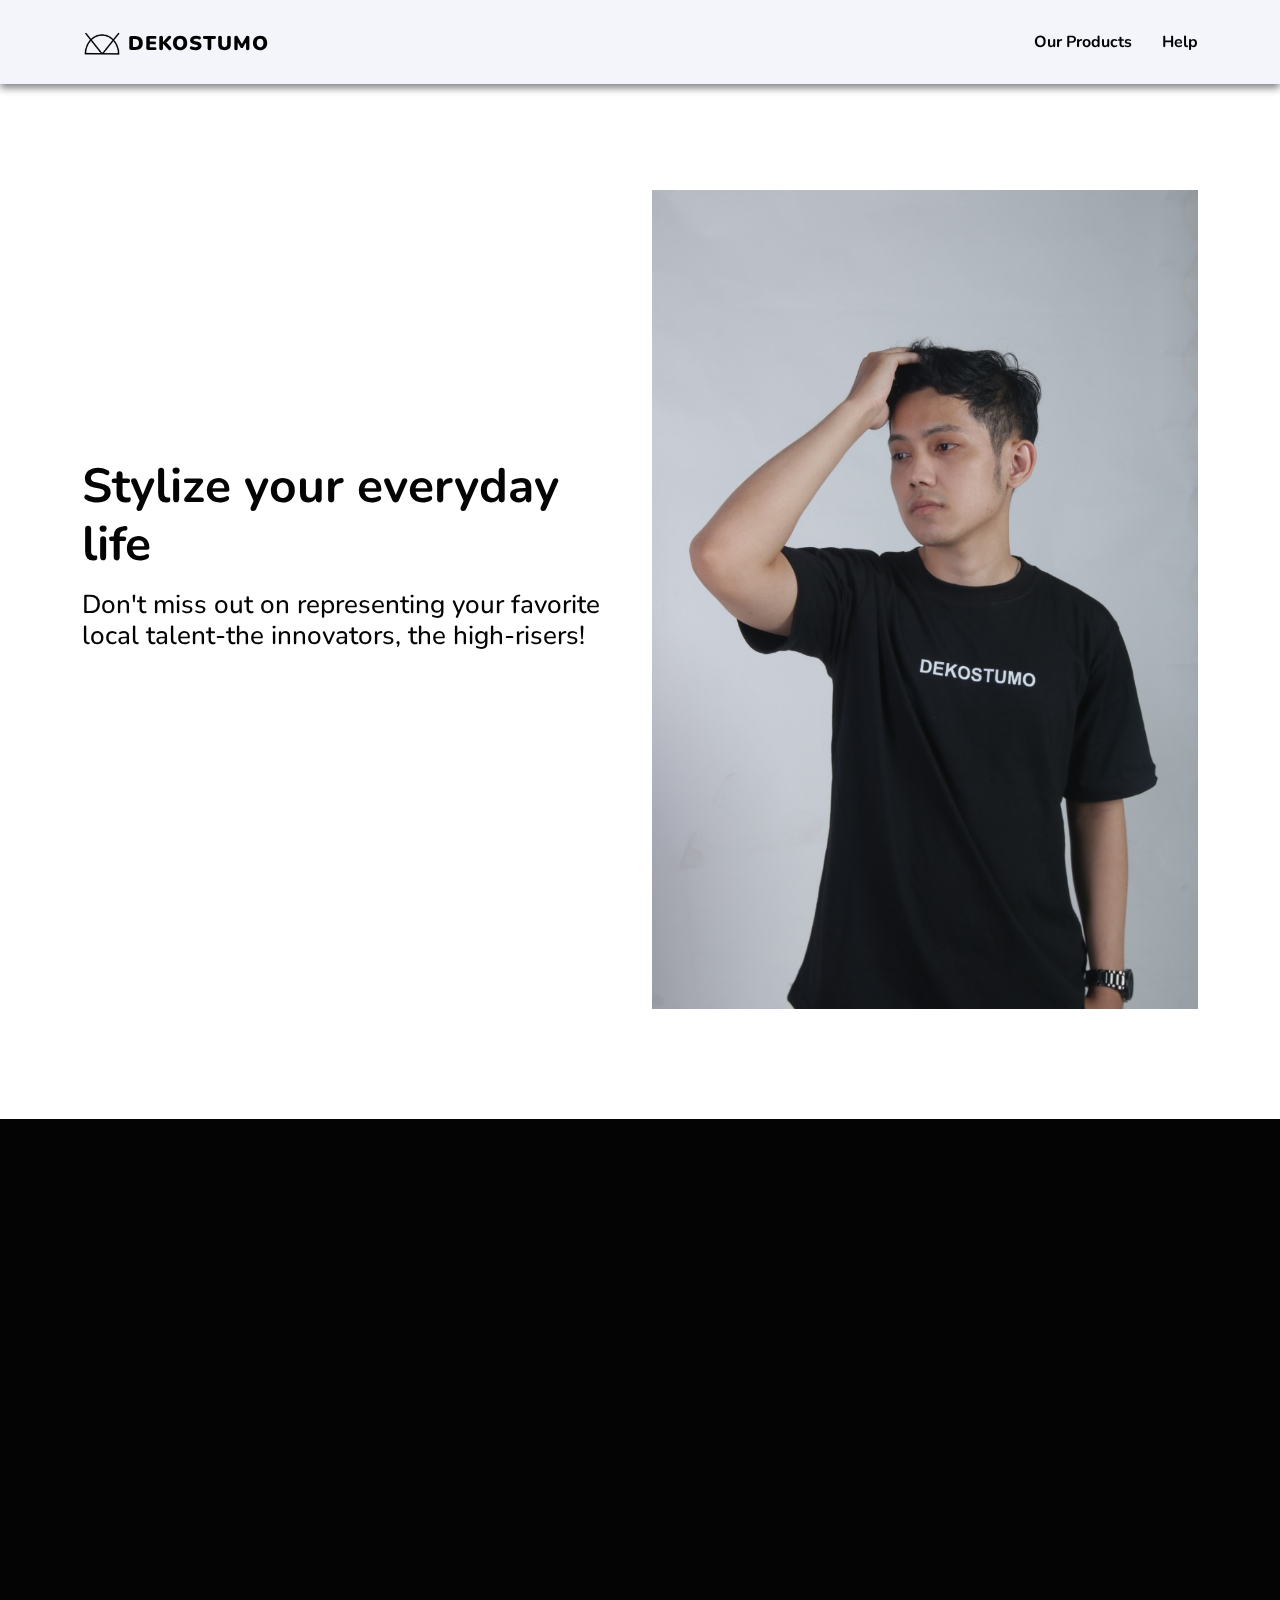
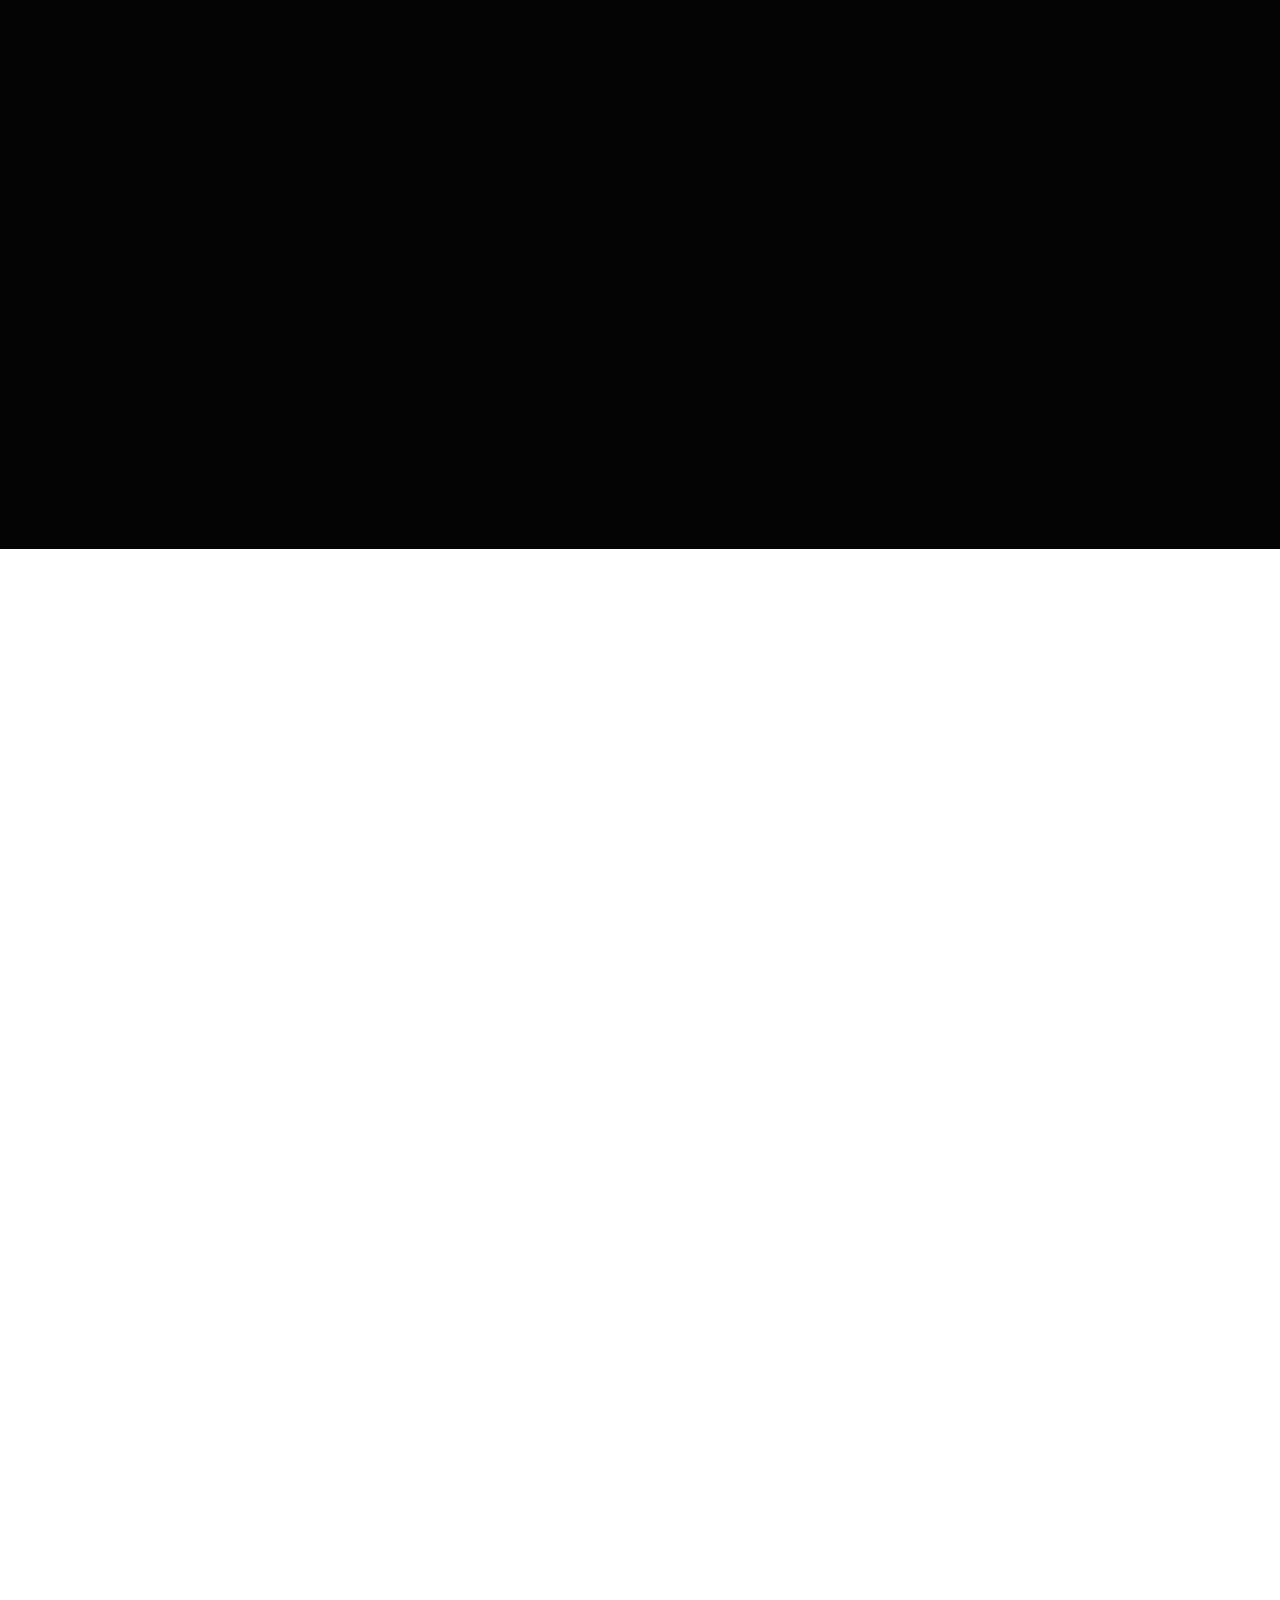
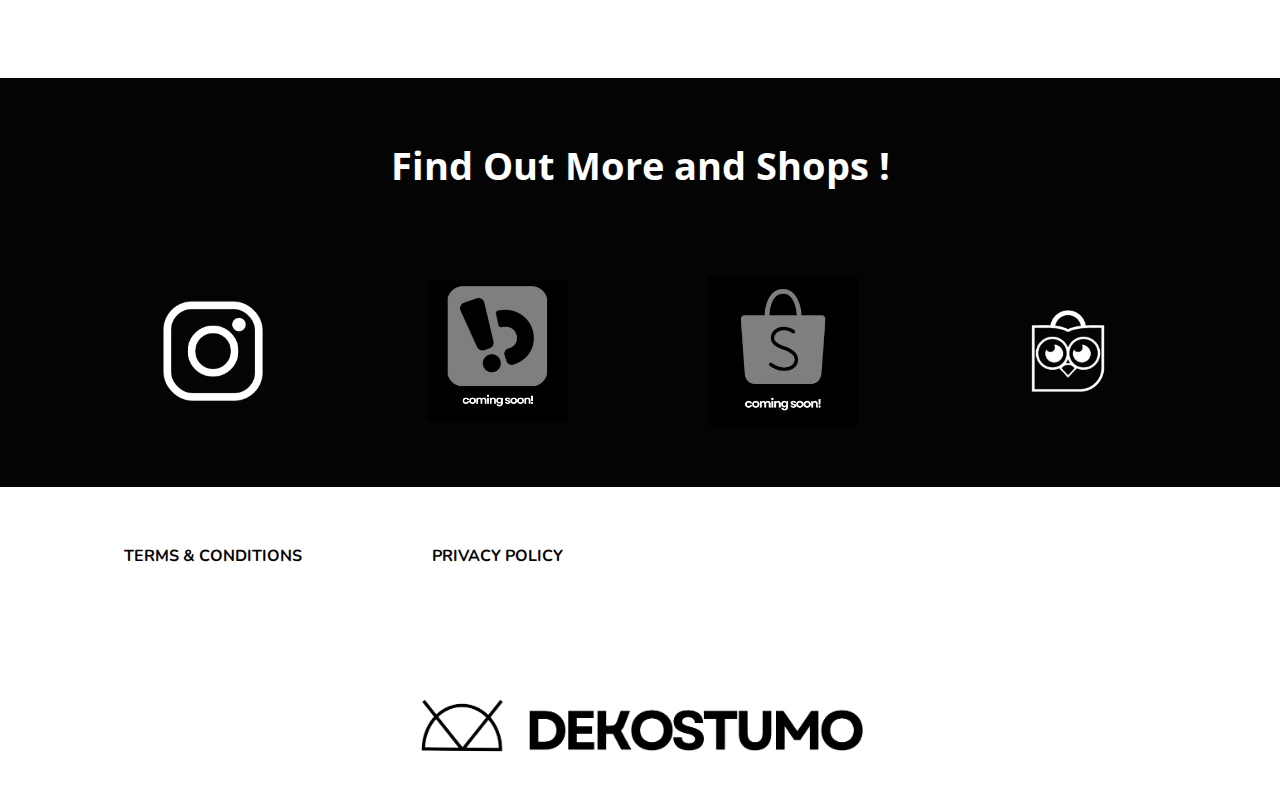
<file: index.html>
<!DOCTYPE html>
<html lang="en">

<head>
  <meta charset="utf-8">
  <meta content="width=device-width, initial-scale=1.0" name="viewport">

  <title>Selamat Datang di Dekostumo !</title>
  <meta content="" name="description">

  <meta content="" name="keywords">

  <!-- Favicons -->
  <link href="assets/img/dekostumo.png" rel="icon">
  <link href="assets/img/dekostumo.png" rel="apple-touch-icon">

  <!-- Google Fonts -->
  <link href="https://fonts.googleapis.com/css?family=Open+Sans:300,300i,400,400i,600,600i,700,700i|Nunito:300,300i,400,400i,600,600i,700,700i|Poppins:300,300i,400,400i,500,500i,600,600i,700,700i" rel="stylesheet">

  <!-- Vendor CSS Files -->
  <link href="assets/vendor/bootstrap/css/bootstrap.min.css" rel="stylesheet">
  <link href="assets/vendor/bootstrap-icons/bootstrap-icons.css" rel="stylesheet">
  <link href="assets/vendor/aos/aos.css" rel="stylesheet">
  <link href="assets/vendor/remixicon/remixicon.css" rel="stylesheet">
  <link href="assets/vendor/swiper/swiper-bundle.min.css" rel="stylesheet">
  <link href="assets/vendor/glightbox/css/glightbox.min.css" rel="stylesheet">

  <!-- Template Main CSS File -->
  <link href="assets/css/style.css" rel="stylesheet">

  <style>
    .sosial-media{
      text-align:center;
    }
    .sosial-media a {
      font-size:120px;
      color:white;
      transition:0.5s;
    }

    .sosial-media a:hover {
      font-size:120px;
      color:#444;
      
    }






    .translated-ltr{margin-top:-40px;}
.translated-ltr{margin-top:-40px;}
.goog-te-banner-frame {display: none;margin-top:-20px;}

.goog-logo-link {
   display:none !important;
} 



.goog-te-gadget{
   color: transparent !important;
  
}

.goog-te-combo{
border:1px solid #ccc;
border-radius:2px;
box-sizing: border-box;
width:100%;
resize:vertical;
padding:7px;

}




  </style>

  <!-- =======================================================
  * Template Name: FlexStart - v1.7.0
  * Template URL: https://bootstrapmade.com/flexstart-bootstrap-startup-template/
  * Author: BootstrapMade.com
  * License: https://bootstrapmade.com/license/
  ======================================================== -->
</head>

<body>

  <!-- ======= Header ======= -->
  <header id="header" class="header fixed-top">
    <div class="container-fluid container-xl d-flex align-items-center justify-content-between">

      <a href="index.html" class="logo d-flex align-items-center">
        <img src="assets/img/dekostumo.png" alt="">
        <span>DEKOSTUMO</span>
      </a>

      <nav id="navbar" class="navbar">
        <ul>
          <li><a class="nav-link scrollto" href="http://dekostumoid.com/products.php">Our Products</a></li>
          <li><a class="nav-link scrollto" href="#about">Help</a></li>

            <!-- <li><a class = "nav-bahasa" href="blog.html">ID</a></li> <span class = "nav-bahasa">|</span> <li class = "nav-bahasa" ><a style = "padding:0" href="blog.html">ENG</a></li> -->
   
            <!-- <li> <a class="nav-link scrollto" ><div id="google_translate_element" style = "margin-top:15px;"></div></a> </li> -->
            


          <!-- <li><a class="getstarted scrollto" href="#about">Get Started</a></li> -->
        </ul>
        <i class="bi bi-list mobile-nav-toggle"></i>
      </nav><!-- .navbar -->

    </div>
  </header><!-- End Header -->

  <!-- ======= Hero Section ======= -->
  <section id="hero" class="hero d-flex align-items-center">

    <div class="container">
      <div class="row" >
        <div class="col-lg-6 d-flex flex-column justify-content-center">
          <h1 data-aos="fade-up">Stylize your everyday life</h1>
          <h2 data-aos="fade-up" data-aos-delay="400">Don't miss out on representing your favorite local talent-the innovators, the high-risers!</h2>
          <div data-aos="fade-up" data-aos-delay="600">
            <div class="text-center text-lg-start">
              <!-- <a href="#about" class="btn-get-started scrollto d-inline-flex align-items-center justify-content-center align-self-center">
                <span>Get Started</span>
                <i class="bi bi-arrow-right"></i>
              </a> -->
            </div>
          </div>
        </div>
        <div class="col-lg-6 hero-img" data-aos="zoom-out" data-aos-delay="200">
          <!-- <img src="assets/img/heros.png" class="img-fluid" alt="" style = "margin-top:90px;"> -->
          <img src="./assets/img/baju/baju_1.jpeg" class="img-fluid" alt="" style = "margin-top:90px;">
        </div>
      </div>
    </div>

  </section><!-- End Hero -->

  <main id="main">







    <section id="about" class="about" style = "background-color: #050404; margin-top:50px;">

      <div class="container">
        <div class="row" >

          <div class="col-lg-6 hero-img" data-aos="zoom-out" data-aos-delay="200">
            <img src="./assets/img/baju/baju_2.jpeg" class="img-fluid" alt="" style = "margin-top:90px;">
          </div>



          <div class="col-lg-6 d-flex flex-column justify-content-center">
            <h1 data-aos="fade-up" style = "color:#fff; text-align:right;">Your one stop-shop for quality streetwears</h1>
            <h2 data-aos="fade-up" data-aos-delay="400" style = "color:#fff; text-align:right;">Don't miss out on representing your favorite local talent-the innovators, the high-risers!</h2>
            <div data-aos="fade-up" data-aos-delay="600">
              <div class="text-center text-lg-start">
                <!-- <a href="#about" class="btn-get-started scrollto d-inline-flex align-items-center justify-content-center align-self-center">
                  <span>Get Started</span>
                  <i class="bi bi-arrow-right"></i>
                </a> -->
              </div>
            </div>
          </div>

        </div>
      </div>

    </section><!-- End About Section -->






    <section id="about" class="about" style = "margin-top:50px;">

      <div class="container">
        <div class="row" >

    



          <div class="col-lg-6 d-flex flex-column justify-content-center">
            <h1 data-aos="fade-up" style = "color:#050404;">From Indonesian to Indonesian</h1>
            <h2 data-aos="fade-up" data-aos-delay="400" style = "color:#050404;">We're determined and proud to brought up local talent and help further build their brand.</h2>
            <div data-aos="fade-up" data-aos-delay="600">
              <div class="text-center text-lg-start">
                <!-- <a href="#about" class="btn-get-started scrollto d-inline-flex align-items-center justify-content-center align-self-center">
                  <span>Get Started</span>
                  <i class="bi bi-arrow-right"></i>
                </a> -->
              </div>
            </div>
          </div>

          <div class="col-lg-6 hero-img" data-aos="zoom-out" data-aos-delay="200">
            <img src="./assets/img/baju/baju_3.jpeg" class="img-fluid" alt="" style = "margin-top:90px;">
          </div>


        </div>
      </div>

    </section><!-- End About Section -->







    <section id="about" class="about" style = "background-color: #050404; margin-top:50px;">

      <div class="container">

        <header class="section-header">
          <!-- <h2 style = "color:#ffff;">Services</h2> -->
          <p style = "color:#fff;">Find Out More and Shops !</p>
        </header>


        <div class="row" >

          <!-- <div class="col-md-3 sosial-media">
          <a href="" ><i class="ri-instagram-line"></i></a>  
          </div>
          <div class="col-md-3 sosial-media">
            <a href=""><i class="ri-instagram-line"></i></a>  
            </div>
            <div class="col-md-3 sosial-media">
              <a href=""><i class="ri-instagram-line"></i></a>  
              </div>
              <div class="col-md-3 sosial-media">
                <a href=""><i class="ri-instagram-line"></i></a>  
                </div> -->




                <div class="col-md-3 sosial-media">
                  <a href="" >
                    <img src="./assets/img/instagram.png" alt="" style = "width:100px;">
                  </a>  
                  </div>
                  <div class="col-md-3 sosial-media">
                    <a href="">
                      <img src="./assets/img/bukalapak_coming.png" alt="" style = "width:140px;">
                    </a>  
                    </div>
                    <div class="col-md-3 sosial-media">
                      <a href="">
                        <img src="./assets/img/shopee_coming.png" alt="" style = "width:150px;">
                      </a>  
                      </div>
                      <div class="col-md-3 sosial-media">
                        <a href="">
                          <img src="./assets/img/tokopedia.png" alt="" style = "width:130px;">
                        </a>  
                        </div>
        










        </div>
      </div>

    </section><!-- End About Section -->







   

   

 

  </main><!-- End #main -->

  <!-- ======= Footer ======= -->
  <footer id="footer" class="footer" style = "background-color: #fff;">

  
    <center>
    <div class="footer-top">

      <div class="container" style = "text-align:center;">

        <div class="row" style = "text-align:center;">
          <div class="col-lg-3 col-6 footer-links">
           <a href="https://www.dekostumoid.com/terms_condition.html" class = "align-items-center">
            <h4>Terms & Conditions</h4>
          </a>
          </div>

          <div class="col-lg-3 col-6 footer-links">
            <a href="https://www.dekostumoid.com/privacy_policy.html" class = "align-items-center">
              <h4>Privacy Policy</h4>
            </a>
          </div>

          <!-- <div class="col-lg-3 col-6 footer-links">
            <a href="" class = "align-items-center">
              <h4>About Us</h4>
            </a>
          </div>

          <div class="col-lg-3 col-6 footer-links">
            <a href="" class = "align-items-center">
              <h4>Frequently Asked Question</h4>
            </a>
          </div> -->

        </div>
          </div>
     

    </div>
  </center>


  <center>

    <div class="container" >
      <div class="copyright">

         
            <img src="assets/img/dekostumo-logo-1.png" alt="" style = "width:40%;">
             <!-- <strong><span style = "color:#050404; font-size: 20px;">DEKOSTUMO</span></strong> -->
    

       
      </div>

     </div>
    </center>
  </footer><!-- End Footer -->

  <a href="#" class="back-to-top d-flex align-items-center justify-content-center"><i class="bi bi-arrow-up-short"></i></a>

  <!-- Vendor JS Files -->

  <script type="text/javascript">
    // function googleTranslateElementInit() {
    //   new google.translate.TranslateElement({pageLanguage: 'id'}, 'google_translate_element');
    // }
    
    function googleTranslateElementInit() {
        new google.translate.TranslateElement({pageLanguage: 'en' , includedLanguages : 'en,id'}, 'google_translate_element');
      }

      $(document).ready(function() {
        
        $('.goog-te-combo').addClass('form-control');

      })


    </script>
    
    <script type="text/javascript" src="//translate.google.com/translate_a/element.js?cb=googleTranslateElementInit"></script>
    


  <script src="assets/vendor/bootstrap/js/bootstrap.bundle.js"></script>
  <script src="assets/vendor/aos/aos.js"></script>
  <script src="assets/vendor/php-email-form/validate.js"></script>
  <script src="assets/vendor/swiper/swiper-bundle.min.js"></script>
  <script src="assets/vendor/purecounter/purecounter.js"></script>
  <script src="assets/vendor/isotope-layout/isotope.pkgd.min.js"></script>
  <script src="assets/vendor/glightbox/js/glightbox.min.js"></script>

  <!-- Template Main JS File -->
  <script src="assets/js/main.js"></script>

</body>

</html>
</file>
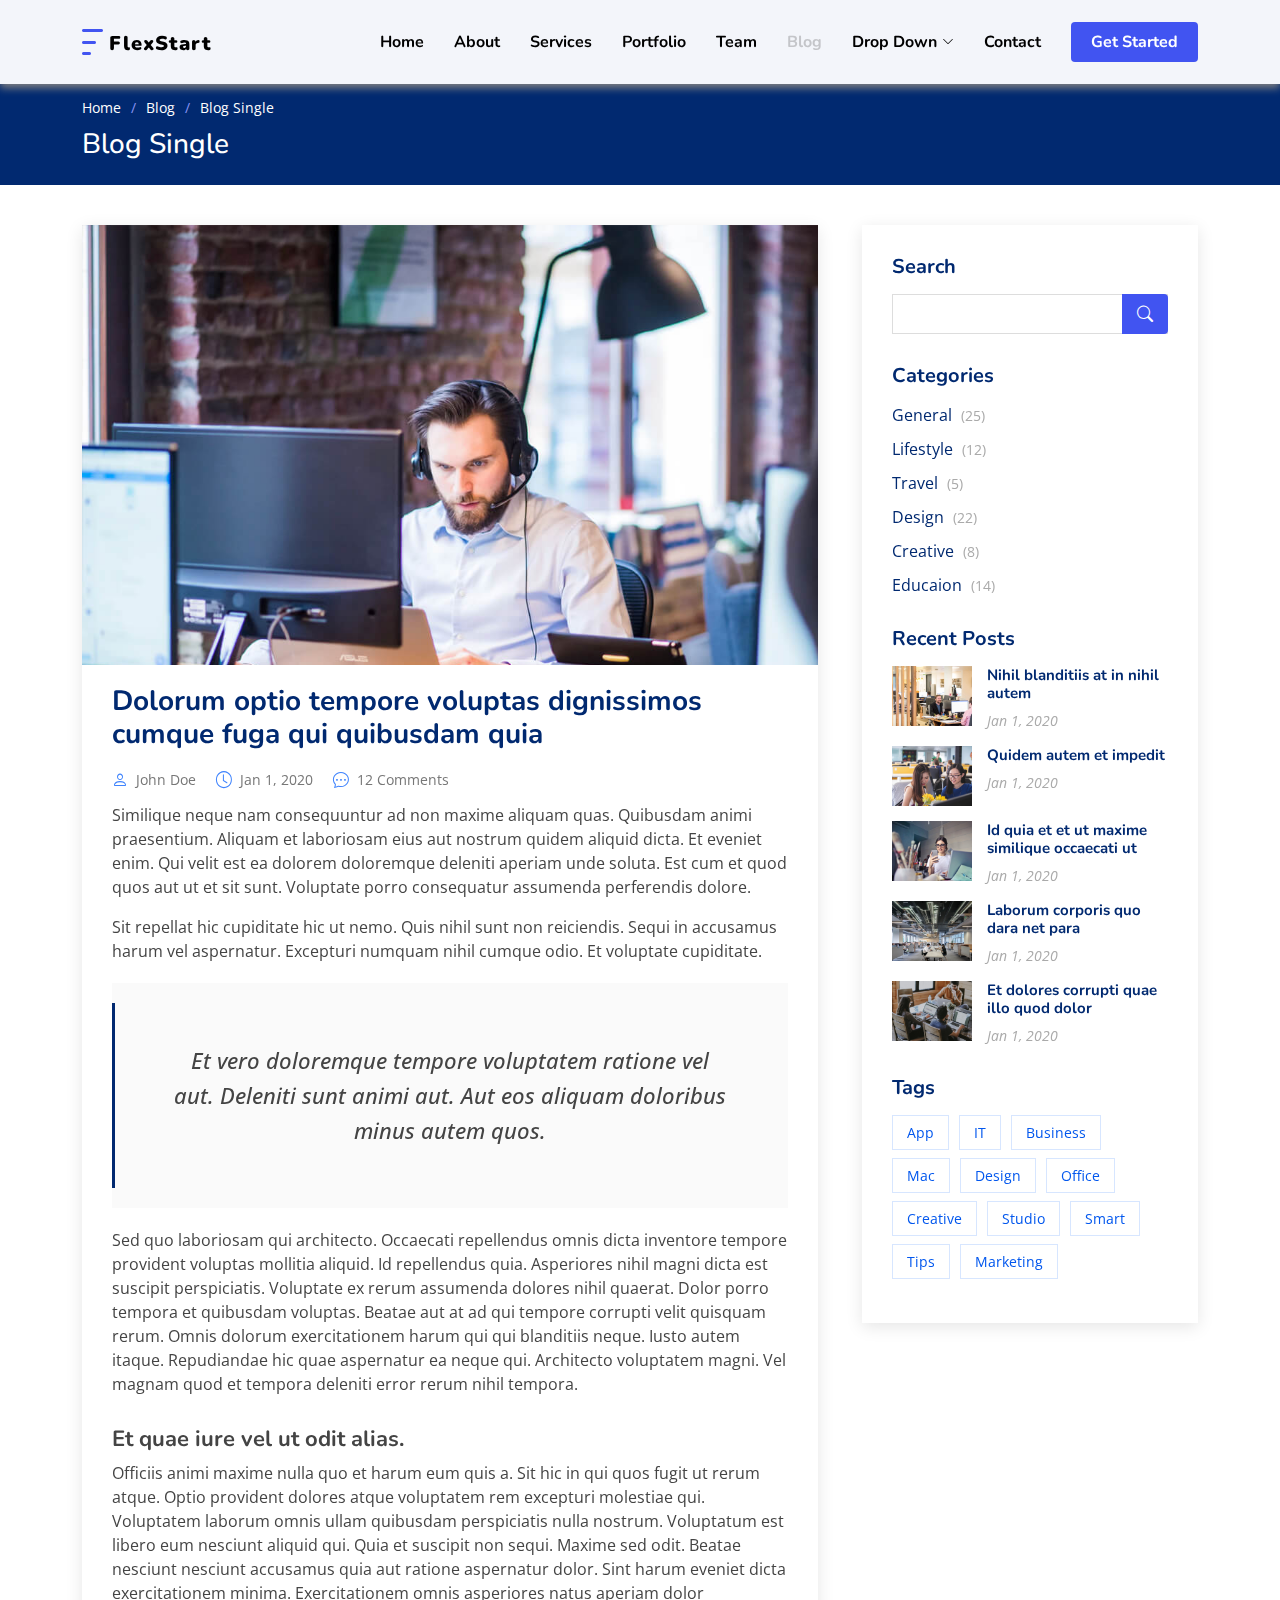
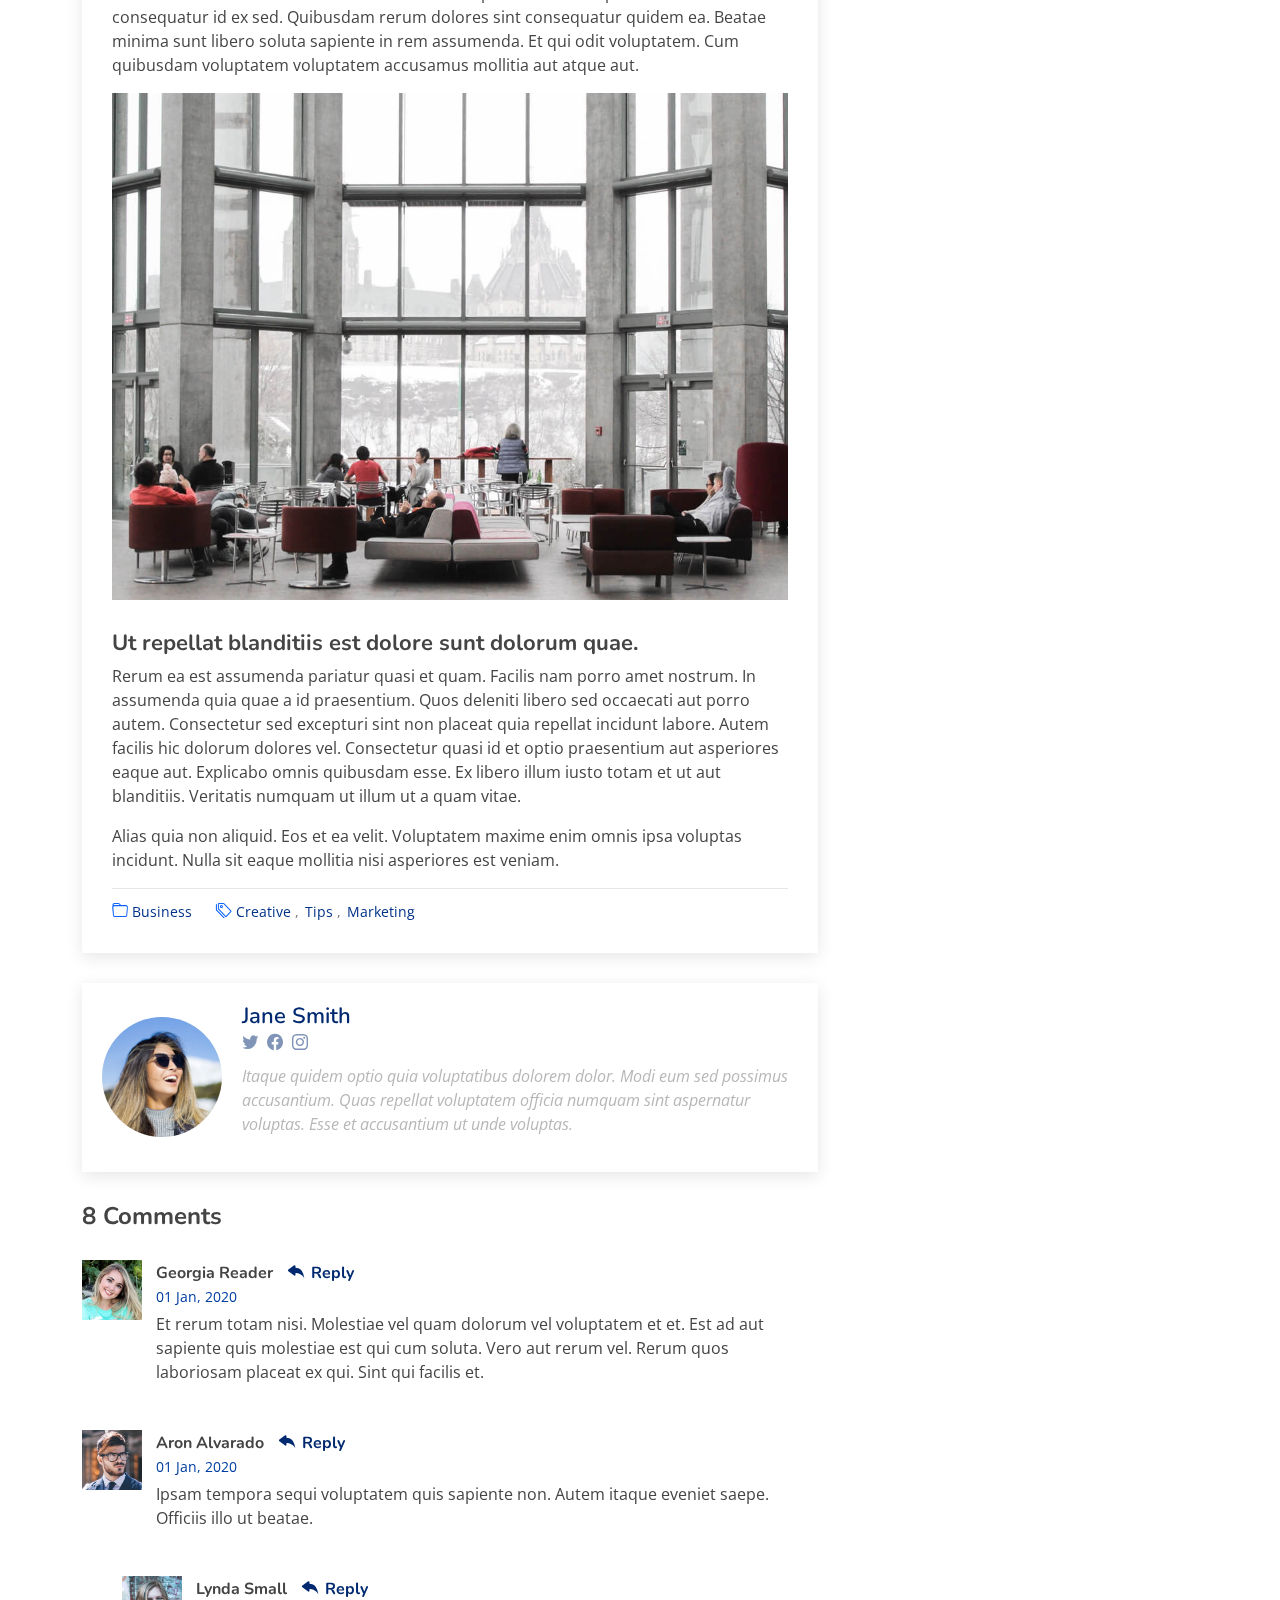
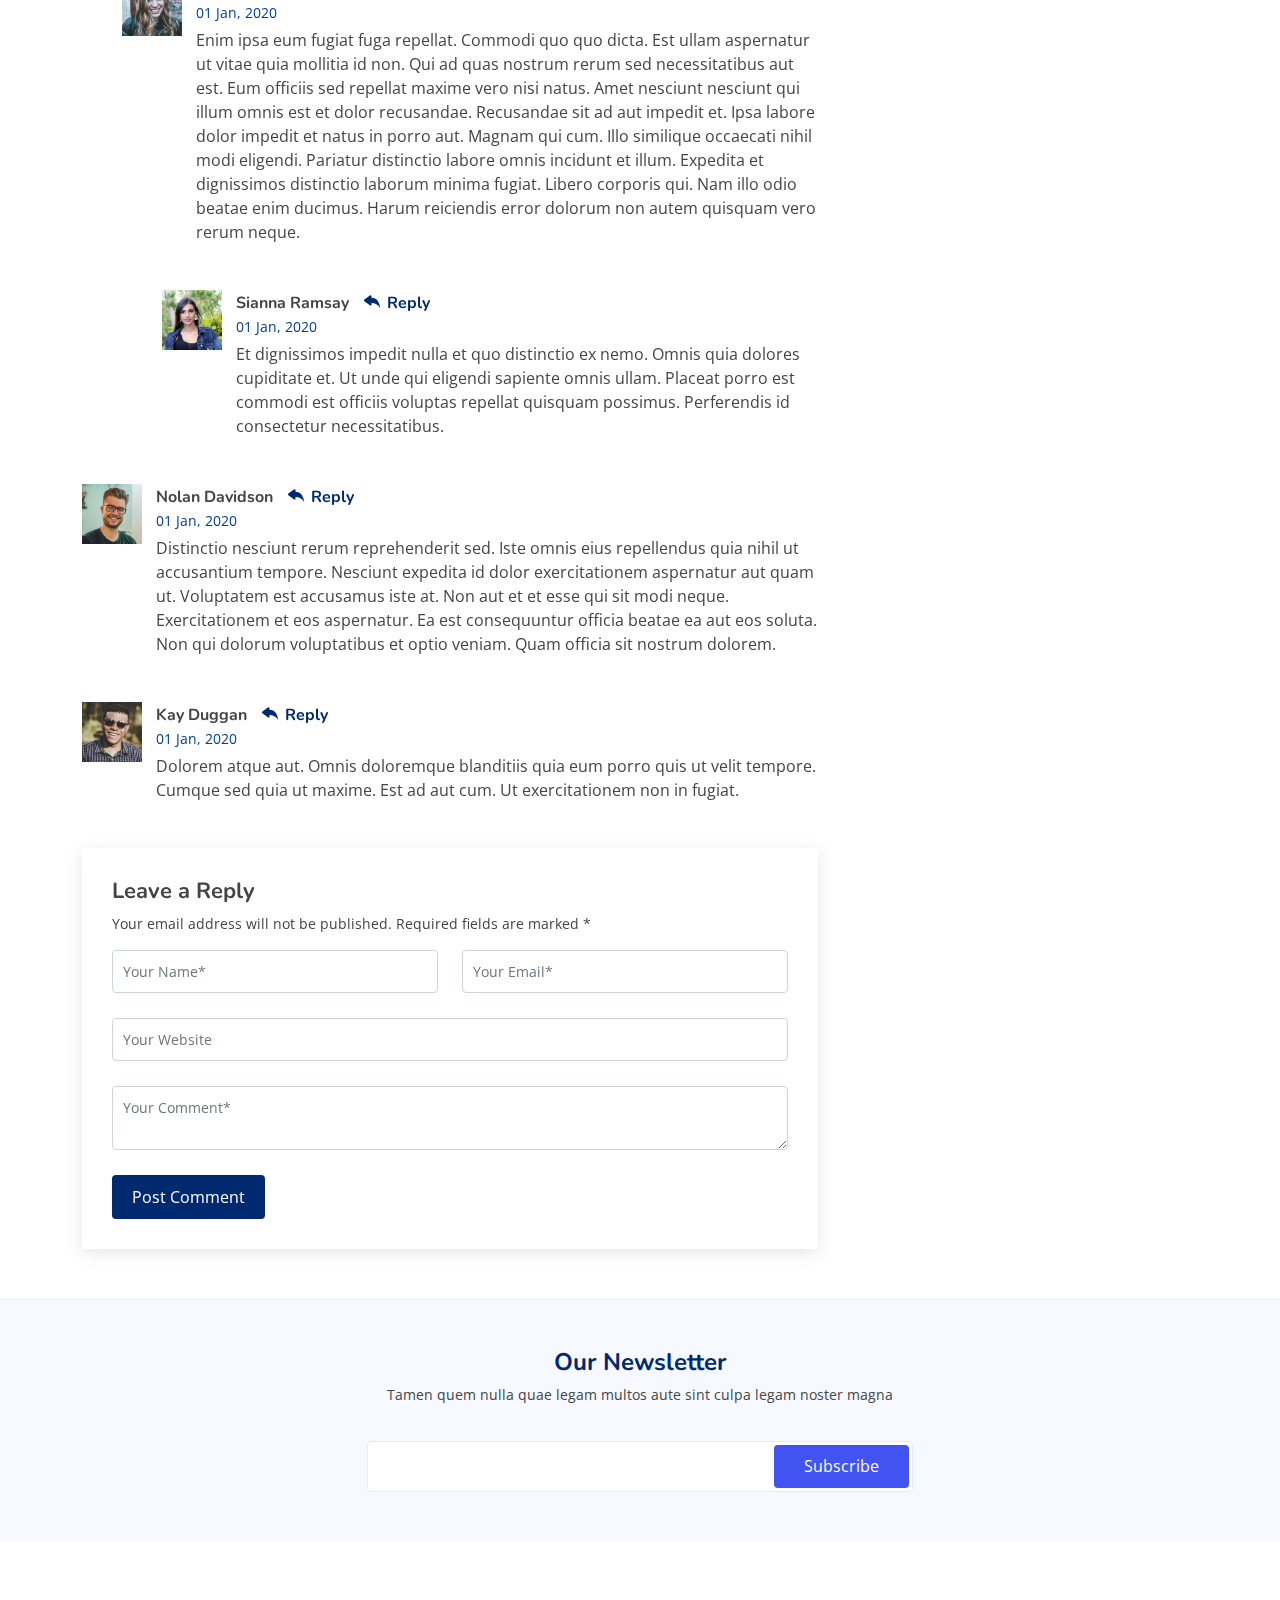
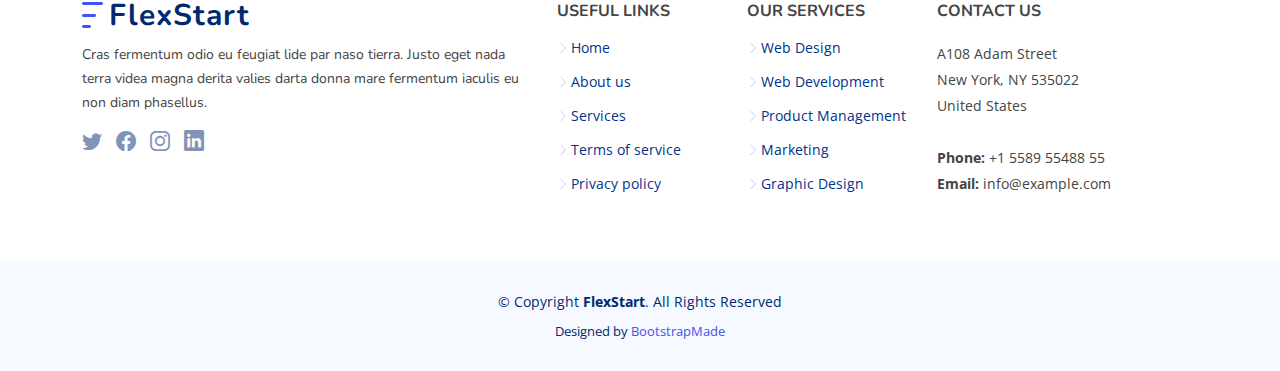
<file: blog-single.html>
<!DOCTYPE html>
<html lang="en">

<head>
  <meta charset="utf-8">
  <meta content="width=device-width, initial-scale=1.0" name="viewport">

  <title>Blog Single - FlexStart Bootstrap Template</title>
  <meta content="" name="description">
  <meta content="" name="keywords">

  <!-- Favicons -->
  <link href="assets/img/favicon.png" rel="icon">
  <link href="assets/img/apple-touch-icon.png" rel="apple-touch-icon">

  <!-- Google Fonts -->
  <link href="https://fonts.googleapis.com/css?family=Open+Sans:300,300i,400,400i,600,600i,700,700i|Nunito:300,300i,400,400i,600,600i,700,700i|Poppins:300,300i,400,400i,500,500i,600,600i,700,700i" rel="stylesheet">

  <!-- Vendor CSS Files -->
  <link href="assets/vendor/bootstrap/css/bootstrap.min.css" rel="stylesheet">
  <link href="assets/vendor/bootstrap-icons/bootstrap-icons.css" rel="stylesheet">
  <link href="assets/vendor/aos/aos.css" rel="stylesheet">
  <link href="assets/vendor/remixicon/remixicon.css" rel="stylesheet">
  <link href="assets/vendor/swiper/swiper-bundle.min.css" rel="stylesheet">
  <link href="assets/vendor/glightbox/css/glightbox.min.css" rel="stylesheet">

  <!-- Template Main CSS File -->
  <link href="assets/css/style.css" rel="stylesheet">

  <!-- =======================================================
  * Template Name: FlexStart - v1.7.0
  * Template URL: https://bootstrapmade.com/flexstart-bootstrap-startup-template/
  * Author: BootstrapMade.com
  * License: https://bootstrapmade.com/license/
  ======================================================== -->
</head>

<body>

  <!-- ======= Header ======= -->
  <header id="header" class="header fixed-top">
    <div class="container-fluid container-xl d-flex align-items-center justify-content-between">

      <a href="index.html" class="logo d-flex align-items-center">
        <img src="assets/img/logo.png" alt="">
        <span>FlexStart</span>
      </a>

      <nav id="navbar" class="navbar">
        <ul>
          <li><a class="nav-link scrollto " href="#hero">Home</a></li>
          <li><a class="nav-link scrollto" href="#about">About</a></li>
          <li><a class="nav-link scrollto" href="#services">Services</a></li>
          <li><a class="nav-link scrollto" href="#portfolio">Portfolio</a></li>
          <li><a class="nav-link scrollto" href="#team">Team</a></li>
          <li><a class="active" href="blog.html">Blog</a></li>
          <li class="dropdown"><a href="#"><span>Drop Down</span> <i class="bi bi-chevron-down"></i></a>
            <ul>
              <li><a href="#">Drop Down 1</a></li>
              <li class="dropdown"><a href="#"><span>Deep Drop Down</span> <i class="bi bi-chevron-right"></i></a>
                <ul>
                  <li><a href="#">Deep Drop Down 1</a></li>
                  <li><a href="#">Deep Drop Down 2</a></li>
                  <li><a href="#">Deep Drop Down 3</a></li>
                  <li><a href="#">Deep Drop Down 4</a></li>
                  <li><a href="#">Deep Drop Down 5</a></li>
                </ul>
              </li>
              <li><a href="#">Drop Down 2</a></li>
              <li><a href="#">Drop Down 3</a></li>
              <li><a href="#">Drop Down 4</a></li>
            </ul>
          </li>
          <li><a class="nav-link scrollto" href="#contact">Contact</a></li>
          <li><a class="getstarted scrollto" href="#about">Get Started</a></li>
        </ul>
        <i class="bi bi-list mobile-nav-toggle"></i>
      </nav><!-- .navbar -->

    </div>
  </header><!-- End Header -->

  <main id="main">

    <!-- ======= Breadcrumbs ======= -->
    <section class="breadcrumbs">
      <div class="container">

        <ol>
          <li><a href="index.html">Home</a></li>
          <li><a href="blog.html">Blog</a></li>
          <li>Blog Single</li>
        </ol>
        <h2>Blog Single</h2>

      </div>
    </section><!-- End Breadcrumbs -->

    <!-- ======= Blog Single Section ======= -->
    <section id="blog" class="blog">
      <div class="container" data-aos="fade-up">

        <div class="row">

          <div class="col-lg-8 entries">

            <article class="entry entry-single">

              <div class="entry-img">
                <img src="assets/img/blog/blog-1.jpg" alt="" class="img-fluid">
              </div>

              <h2 class="entry-title">
                <a href="blog-single.html">Dolorum optio tempore voluptas dignissimos cumque fuga qui quibusdam quia</a>
              </h2>

              <div class="entry-meta">
                <ul>
                  <li class="d-flex align-items-center"><i class="bi bi-person"></i> <a href="blog-single.html">John Doe</a></li>
                  <li class="d-flex align-items-center"><i class="bi bi-clock"></i> <a href="blog-single.html"><time datetime="2020-01-01">Jan 1, 2020</time></a></li>
                  <li class="d-flex align-items-center"><i class="bi bi-chat-dots"></i> <a href="blog-single.html">12 Comments</a></li>
                </ul>
              </div>

              <div class="entry-content">
                <p>
                  Similique neque nam consequuntur ad non maxime aliquam quas. Quibusdam animi praesentium. Aliquam et laboriosam eius aut nostrum quidem aliquid dicta.
                  Et eveniet enim. Qui velit est ea dolorem doloremque deleniti aperiam unde soluta. Est cum et quod quos aut ut et sit sunt. Voluptate porro consequatur assumenda perferendis dolore.
                </p>

                <p>
                  Sit repellat hic cupiditate hic ut nemo. Quis nihil sunt non reiciendis. Sequi in accusamus harum vel aspernatur. Excepturi numquam nihil cumque odio. Et voluptate cupiditate.
                </p>

                <blockquote>
                  <p>
                    Et vero doloremque tempore voluptatem ratione vel aut. Deleniti sunt animi aut. Aut eos aliquam doloribus minus autem quos.
                  </p>
                </blockquote>

                <p>
                  Sed quo laboriosam qui architecto. Occaecati repellendus omnis dicta inventore tempore provident voluptas mollitia aliquid. Id repellendus quia. Asperiores nihil magni dicta est suscipit perspiciatis. Voluptate ex rerum assumenda dolores nihil quaerat.
                  Dolor porro tempora et quibusdam voluptas. Beatae aut at ad qui tempore corrupti velit quisquam rerum. Omnis dolorum exercitationem harum qui qui blanditiis neque.
                  Iusto autem itaque. Repudiandae hic quae aspernatur ea neque qui. Architecto voluptatem magni. Vel magnam quod et tempora deleniti error rerum nihil tempora.
                </p>

                <h3>Et quae iure vel ut odit alias.</h3>
                <p>
                  Officiis animi maxime nulla quo et harum eum quis a. Sit hic in qui quos fugit ut rerum atque. Optio provident dolores atque voluptatem rem excepturi molestiae qui. Voluptatem laborum omnis ullam quibusdam perspiciatis nulla nostrum. Voluptatum est libero eum nesciunt aliquid qui.
                  Quia et suscipit non sequi. Maxime sed odit. Beatae nesciunt nesciunt accusamus quia aut ratione aspernatur dolor. Sint harum eveniet dicta exercitationem minima. Exercitationem omnis asperiores natus aperiam dolor consequatur id ex sed. Quibusdam rerum dolores sint consequatur quidem ea.
                  Beatae minima sunt libero soluta sapiente in rem assumenda. Et qui odit voluptatem. Cum quibusdam voluptatem voluptatem accusamus mollitia aut atque aut.
                </p>
                <img src="assets/img/blog/blog-inside-post.jpg" class="img-fluid" alt="">

                <h3>Ut repellat blanditiis est dolore sunt dolorum quae.</h3>
                <p>
                  Rerum ea est assumenda pariatur quasi et quam. Facilis nam porro amet nostrum. In assumenda quia quae a id praesentium. Quos deleniti libero sed occaecati aut porro autem. Consectetur sed excepturi sint non placeat quia repellat incidunt labore. Autem facilis hic dolorum dolores vel.
                  Consectetur quasi id et optio praesentium aut asperiores eaque aut. Explicabo omnis quibusdam esse. Ex libero illum iusto totam et ut aut blanditiis. Veritatis numquam ut illum ut a quam vitae.
                </p>
                <p>
                  Alias quia non aliquid. Eos et ea velit. Voluptatem maxime enim omnis ipsa voluptas incidunt. Nulla sit eaque mollitia nisi asperiores est veniam.
                </p>

              </div>

              <div class="entry-footer">
                <i class="bi bi-folder"></i>
                <ul class="cats">
                  <li><a href="#">Business</a></li>
                </ul>

                <i class="bi bi-tags"></i>
                <ul class="tags">
                  <li><a href="#">Creative</a></li>
                  <li><a href="#">Tips</a></li>
                  <li><a href="#">Marketing</a></li>
                </ul>
              </div>

            </article><!-- End blog entry -->

            <div class="blog-author d-flex align-items-center">
              <img src="assets/img/blog/blog-author.jpg" class="rounded-circle float-left" alt="">
              <div>
                <h4>Jane Smith</h4>
                <div class="social-links">
                  <a href="https://twitters.com/#"><i class="bi bi-twitter"></i></a>
                  <a href="https://facebook.com/#"><i class="bi bi-facebook"></i></a>
                  <a href="https://instagram.com/#"><i class="biu bi-instagram"></i></a>
                </div>
                <p>
                  Itaque quidem optio quia voluptatibus dolorem dolor. Modi eum sed possimus accusantium. Quas repellat voluptatem officia numquam sint aspernatur voluptas. Esse et accusantium ut unde voluptas.
                </p>
              </div>
            </div><!-- End blog author bio -->

            <div class="blog-comments">

              <h4 class="comments-count">8 Comments</h4>

              <div id="comment-1" class="comment">
                <div class="d-flex">
                  <div class="comment-img"><img src="assets/img/blog/comments-1.jpg" alt=""></div>
                  <div>
                    <h5><a href="">Georgia Reader</a> <a href="#" class="reply"><i class="bi bi-reply-fill"></i> Reply</a></h5>
                    <time datetime="2020-01-01">01 Jan, 2020</time>
                    <p>
                      Et rerum totam nisi. Molestiae vel quam dolorum vel voluptatem et et. Est ad aut sapiente quis molestiae est qui cum soluta.
                      Vero aut rerum vel. Rerum quos laboriosam placeat ex qui. Sint qui facilis et.
                    </p>
                  </div>
                </div>
              </div><!-- End comment #1 -->

              <div id="comment-2" class="comment">
                <div class="d-flex">
                  <div class="comment-img"><img src="assets/img/blog/comments-2.jpg" alt=""></div>
                  <div>
                    <h5><a href="">Aron Alvarado</a> <a href="#" class="reply"><i class="bi bi-reply-fill"></i> Reply</a></h5>
                    <time datetime="2020-01-01">01 Jan, 2020</time>
                    <p>
                      Ipsam tempora sequi voluptatem quis sapiente non. Autem itaque eveniet saepe. Officiis illo ut beatae.
                    </p>
                  </div>
                </div>

                <div id="comment-reply-1" class="comment comment-reply">
                  <div class="d-flex">
                    <div class="comment-img"><img src="assets/img/blog/comments-3.jpg" alt=""></div>
                    <div>
                      <h5><a href="">Lynda Small</a> <a href="#" class="reply"><i class="bi bi-reply-fill"></i> Reply</a></h5>
                      <time datetime="2020-01-01">01 Jan, 2020</time>
                      <p>
                        Enim ipsa eum fugiat fuga repellat. Commodi quo quo dicta. Est ullam aspernatur ut vitae quia mollitia id non. Qui ad quas nostrum rerum sed necessitatibus aut est. Eum officiis sed repellat maxime vero nisi natus. Amet nesciunt nesciunt qui illum omnis est et dolor recusandae.

                        Recusandae sit ad aut impedit et. Ipsa labore dolor impedit et natus in porro aut. Magnam qui cum. Illo similique occaecati nihil modi eligendi. Pariatur distinctio labore omnis incidunt et illum. Expedita et dignissimos distinctio laborum minima fugiat.

                        Libero corporis qui. Nam illo odio beatae enim ducimus. Harum reiciendis error dolorum non autem quisquam vero rerum neque.
                      </p>
                    </div>
                  </div>

                  <div id="comment-reply-2" class="comment comment-reply">
                    <div class="d-flex">
                      <div class="comment-img"><img src="assets/img/blog/comments-4.jpg" alt=""></div>
                      <div>
                        <h5><a href="">Sianna Ramsay</a> <a href="#" class="reply"><i class="bi bi-reply-fill"></i> Reply</a></h5>
                        <time datetime="2020-01-01">01 Jan, 2020</time>
                        <p>
                          Et dignissimos impedit nulla et quo distinctio ex nemo. Omnis quia dolores cupiditate et. Ut unde qui eligendi sapiente omnis ullam. Placeat porro est commodi est officiis voluptas repellat quisquam possimus. Perferendis id consectetur necessitatibus.
                        </p>
                      </div>
                    </div>

                  </div><!-- End comment reply #2-->

                </div><!-- End comment reply #1-->

              </div><!-- End comment #2-->

              <div id="comment-3" class="comment">
                <div class="d-flex">
                  <div class="comment-img"><img src="assets/img/blog/comments-5.jpg" alt=""></div>
                  <div>
                    <h5><a href="">Nolan Davidson</a> <a href="#" class="reply"><i class="bi bi-reply-fill"></i> Reply</a></h5>
                    <time datetime="2020-01-01">01 Jan, 2020</time>
                    <p>
                      Distinctio nesciunt rerum reprehenderit sed. Iste omnis eius repellendus quia nihil ut accusantium tempore. Nesciunt expedita id dolor exercitationem aspernatur aut quam ut. Voluptatem est accusamus iste at.
                      Non aut et et esse qui sit modi neque. Exercitationem et eos aspernatur. Ea est consequuntur officia beatae ea aut eos soluta. Non qui dolorum voluptatibus et optio veniam. Quam officia sit nostrum dolorem.
                    </p>
                  </div>
                </div>

              </div><!-- End comment #3 -->

              <div id="comment-4" class="comment">
                <div class="d-flex">
                  <div class="comment-img"><img src="assets/img/blog/comments-6.jpg" alt=""></div>
                  <div>
                    <h5><a href="">Kay Duggan</a> <a href="#" class="reply"><i class="bi bi-reply-fill"></i> Reply</a></h5>
                    <time datetime="2020-01-01">01 Jan, 2020</time>
                    <p>
                      Dolorem atque aut. Omnis doloremque blanditiis quia eum porro quis ut velit tempore. Cumque sed quia ut maxime. Est ad aut cum. Ut exercitationem non in fugiat.
                    </p>
                  </div>
                </div>

              </div><!-- End comment #4 -->

              <div class="reply-form">
                <h4>Leave a Reply</h4>
                <p>Your email address will not be published. Required fields are marked * </p>
                <form action="">
                  <div class="row">
                    <div class="col-md-6 form-group">
                      <input name="name" type="text" class="form-control" placeholder="Your Name*">
                    </div>
                    <div class="col-md-6 form-group">
                      <input name="email" type="text" class="form-control" placeholder="Your Email*">
                    </div>
                  </div>
                  <div class="row">
                    <div class="col form-group">
                      <input name="website" type="text" class="form-control" placeholder="Your Website">
                    </div>
                  </div>
                  <div class="row">
                    <div class="col form-group">
                      <textarea name="comment" class="form-control" placeholder="Your Comment*"></textarea>
                    </div>
                  </div>
                  <button type="submit" class="btn btn-primary">Post Comment</button>

                </form>

              </div>

            </div><!-- End blog comments -->

          </div><!-- End blog entries list -->

          <div class="col-lg-4">

            <div class="sidebar">

              <h3 class="sidebar-title">Search</h3>
              <div class="sidebar-item search-form">
                <form action="">
                  <input type="text">
                  <button type="submit"><i class="bi bi-search"></i></button>
                </form>
              </div><!-- End sidebar search formn-->

              <h3 class="sidebar-title">Categories</h3>
              <div class="sidebar-item categories">
                <ul>
                  <li><a href="#">General <span>(25)</span></a></li>
                  <li><a href="#">Lifestyle <span>(12)</span></a></li>
                  <li><a href="#">Travel <span>(5)</span></a></li>
                  <li><a href="#">Design <span>(22)</span></a></li>
                  <li><a href="#">Creative <span>(8)</span></a></li>
                  <li><a href="#">Educaion <span>(14)</span></a></li>
                </ul>
              </div><!-- End sidebar categories-->

              <h3 class="sidebar-title">Recent Posts</h3>
              <div class="sidebar-item recent-posts">
                <div class="post-item clearfix">
                  <img src="assets/img/blog/blog-recent-1.jpg" alt="">
                  <h4><a href="blog-single.html">Nihil blanditiis at in nihil autem</a></h4>
                  <time datetime="2020-01-01">Jan 1, 2020</time>
                </div>

                <div class="post-item clearfix">
                  <img src="assets/img/blog/blog-recent-2.jpg" alt="">
                  <h4><a href="blog-single.html">Quidem autem et impedit</a></h4>
                  <time datetime="2020-01-01">Jan 1, 2020</time>
                </div>

                <div class="post-item clearfix">
                  <img src="assets/img/blog/blog-recent-3.jpg" alt="">
                  <h4><a href="blog-single.html">Id quia et et ut maxime similique occaecati ut</a></h4>
                  <time datetime="2020-01-01">Jan 1, 2020</time>
                </div>

                <div class="post-item clearfix">
                  <img src="assets/img/blog/blog-recent-4.jpg" alt="">
                  <h4><a href="blog-single.html">Laborum corporis quo dara net para</a></h4>
                  <time datetime="2020-01-01">Jan 1, 2020</time>
                </div>

                <div class="post-item clearfix">
                  <img src="assets/img/blog/blog-recent-5.jpg" alt="">
                  <h4><a href="blog-single.html">Et dolores corrupti quae illo quod dolor</a></h4>
                  <time datetime="2020-01-01">Jan 1, 2020</time>
                </div>

              </div><!-- End sidebar recent posts-->

              <h3 class="sidebar-title">Tags</h3>
              <div class="sidebar-item tags">
                <ul>
                  <li><a href="#">App</a></li>
                  <li><a href="#">IT</a></li>
                  <li><a href="#">Business</a></li>
                  <li><a href="#">Mac</a></li>
                  <li><a href="#">Design</a></li>
                  <li><a href="#">Office</a></li>
                  <li><a href="#">Creative</a></li>
                  <li><a href="#">Studio</a></li>
                  <li><a href="#">Smart</a></li>
                  <li><a href="#">Tips</a></li>
                  <li><a href="#">Marketing</a></li>
                </ul>
              </div><!-- End sidebar tags-->

            </div><!-- End sidebar -->

          </div><!-- End blog sidebar -->

        </div>

      </div>
    </section><!-- End Blog Single Section -->

  </main><!-- End #main -->

  <!-- ======= Footer ======= -->
  <footer id="footer" class="footer">

    <div class="footer-newsletter">
      <div class="container">
        <div class="row justify-content-center">
          <div class="col-lg-12 text-center">
            <h4>Our Newsletter</h4>
            <p>Tamen quem nulla quae legam multos aute sint culpa legam noster magna</p>
          </div>
          <div class="col-lg-6">
            <form action="" method="post">
              <input type="email" name="email"><input type="submit" value="Subscribe">
            </form>
          </div>
        </div>
      </div>
    </div>

    <div class="footer-top">
      <div class="container">
        <div class="row gy-4">
          <div class="col-lg-5 col-md-12 footer-info">
            <a href="index.html" class="logo d-flex align-items-center">
              <img src="assets/img/logo.png" alt="">
              <span>FlexStart</span>
            </a>
            <p>Cras fermentum odio eu feugiat lide par naso tierra. Justo eget nada terra videa magna derita valies darta donna mare fermentum iaculis eu non diam phasellus.</p>
            <div class="social-links mt-3">
              <a href="#" class="twitter"><i class="bi bi-twitter"></i></a>
              <a href="#" class="facebook"><i class="bi bi-facebook"></i></a>
              <a href="#" class="instagram"><i class="bi bi-instagram"></i></a>
              <a href="#" class="linkedin"><i class="bi bi-linkedin"></i></a>
            </div>
          </div>

          <div class="col-lg-2 col-6 footer-links">
            <h4>Useful Links</h4>
            <ul>
              <li><i class="bi bi-chevron-right"></i> <a href="#">Home</a></li>
              <li><i class="bi bi-chevron-right"></i> <a href="#">About us</a></li>
              <li><i class="bi bi-chevron-right"></i> <a href="#">Services</a></li>
              <li><i class="bi bi-chevron-right"></i> <a href="#">Terms of service</a></li>
              <li><i class="bi bi-chevron-right"></i> <a href="#">Privacy policy</a></li>
            </ul>
          </div>

          <div class="col-lg-2 col-6 footer-links">
            <h4>Our Services</h4>
            <ul>
              <li><i class="bi bi-chevron-right"></i> <a href="#">Web Design</a></li>
              <li><i class="bi bi-chevron-right"></i> <a href="#">Web Development</a></li>
              <li><i class="bi bi-chevron-right"></i> <a href="#">Product Management</a></li>
              <li><i class="bi bi-chevron-right"></i> <a href="#">Marketing</a></li>
              <li><i class="bi bi-chevron-right"></i> <a href="#">Graphic Design</a></li>
            </ul>
          </div>

          <div class="col-lg-3 col-md-12 footer-contact text-center text-md-start">
            <h4>Contact Us</h4>
            <p>
              A108 Adam Street <br>
              New York, NY 535022<br>
              United States <br><br>
              <strong>Phone:</strong> +1 5589 55488 55<br>
              <strong>Email:</strong> info@example.com<br>
            </p>

          </div>

        </div>
      </div>
    </div>

    <div class="container">
      <div class="copyright">
        &copy; Copyright <strong><span>FlexStart</span></strong>. All Rights Reserved
      </div>
      <div class="credits">
        <!-- All the links in the footer should remain intact. -->
        <!-- You can delete the links only if you purchased the pro version. -->
        <!-- Licensing information: https://bootstrapmade.com/license/ -->
        <!-- Purchase the pro version with working PHP/AJAX contact form: https://bootstrapmade.com/flexstart-bootstrap-startup-template/ -->
        Designed by <a href="https://bootstrapmade.com/">BootstrapMade</a>
      </div>
    </div>
  </footer><!-- End Footer -->

  <a href="#" class="back-to-top d-flex align-items-center justify-content-center"><i class="bi bi-arrow-up-short"></i></a>

  <!-- Vendor JS Files -->
  <script src="assets/vendor/bootstrap/js/bootstrap.bundle.js"></script>
  <script src="assets/vendor/aos/aos.js"></script>
  <script src="assets/vendor/php-email-form/validate.js"></script>
  <script src="assets/vendor/swiper/swiper-bundle.min.js"></script>
  <script src="assets/vendor/purecounter/purecounter.js"></script>
  <script src="assets/vendor/isotope-layout/isotope.pkgd.min.js"></script>
  <script src="assets/vendor/glightbox/js/glightbox.min.js"></script>

  <!-- Template Main JS File -->
  <script src="assets/js/main.js"></script>

</body>

</html>
</file>
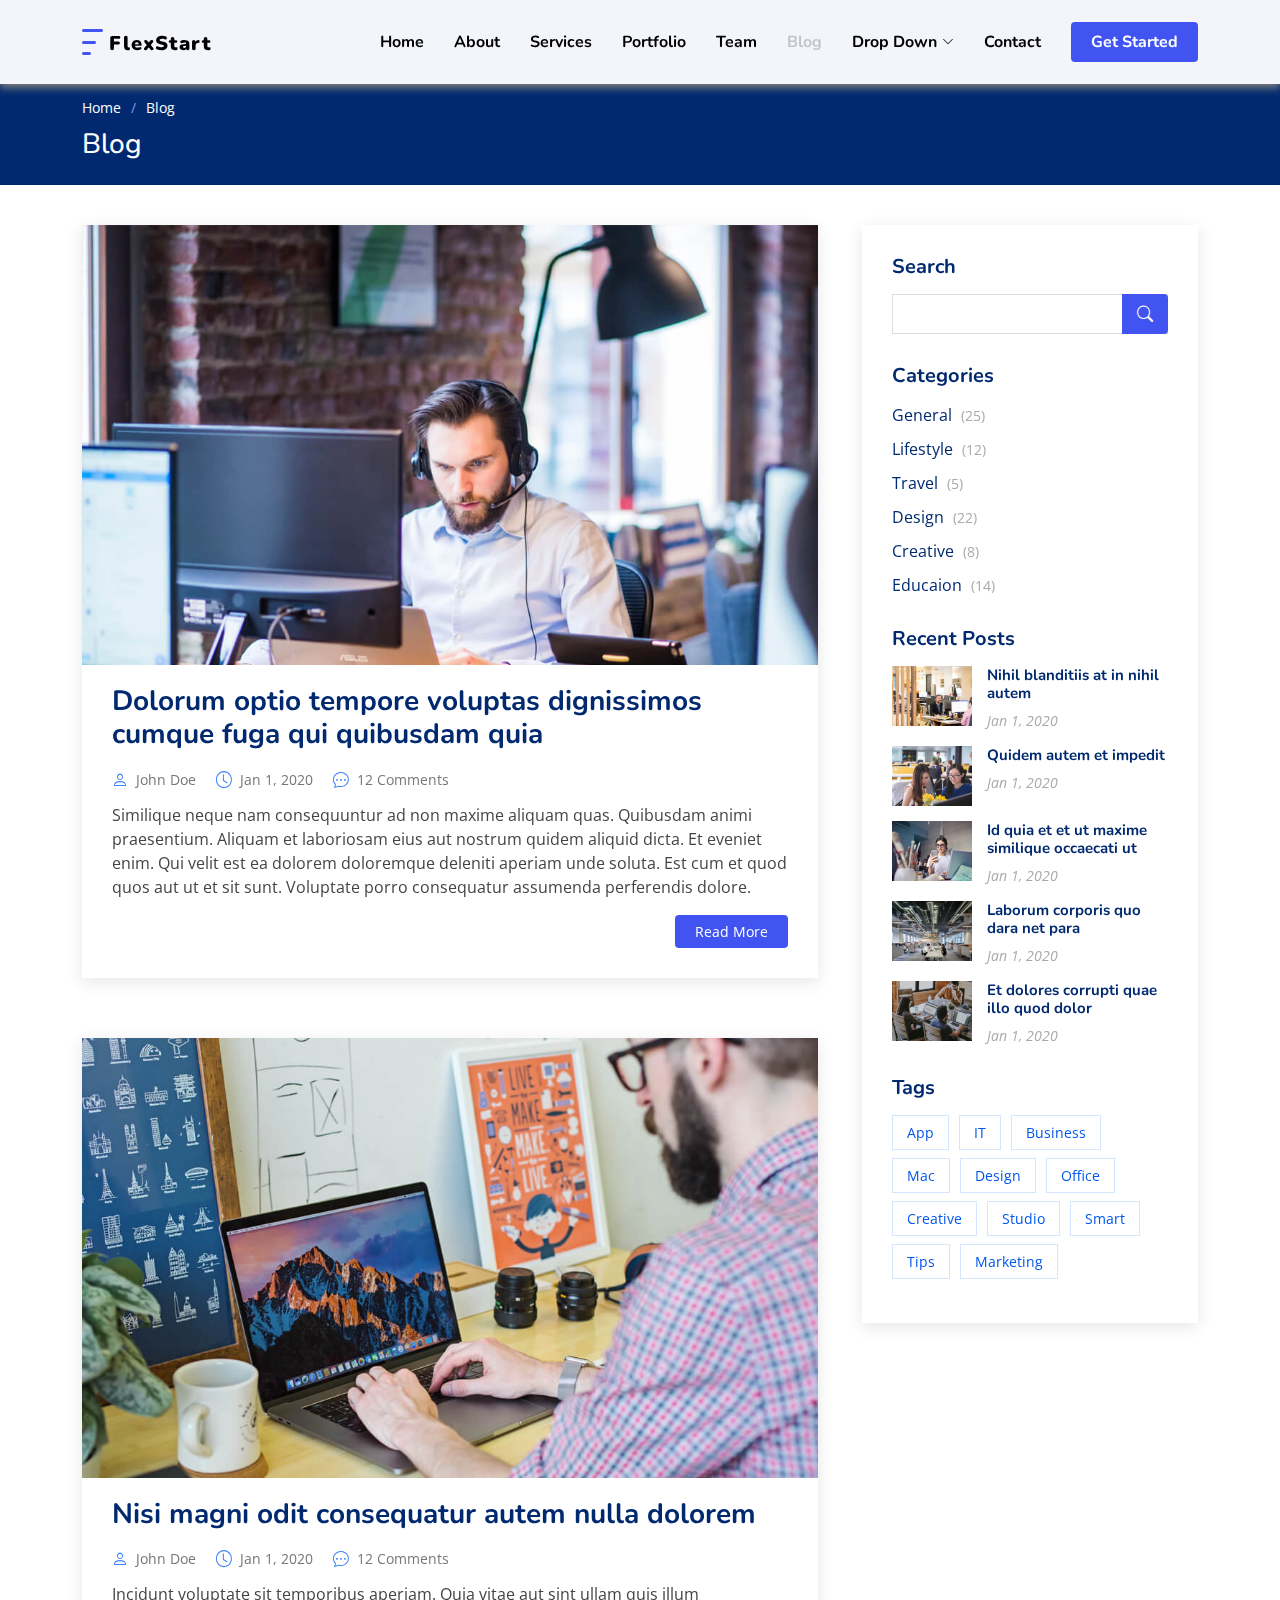
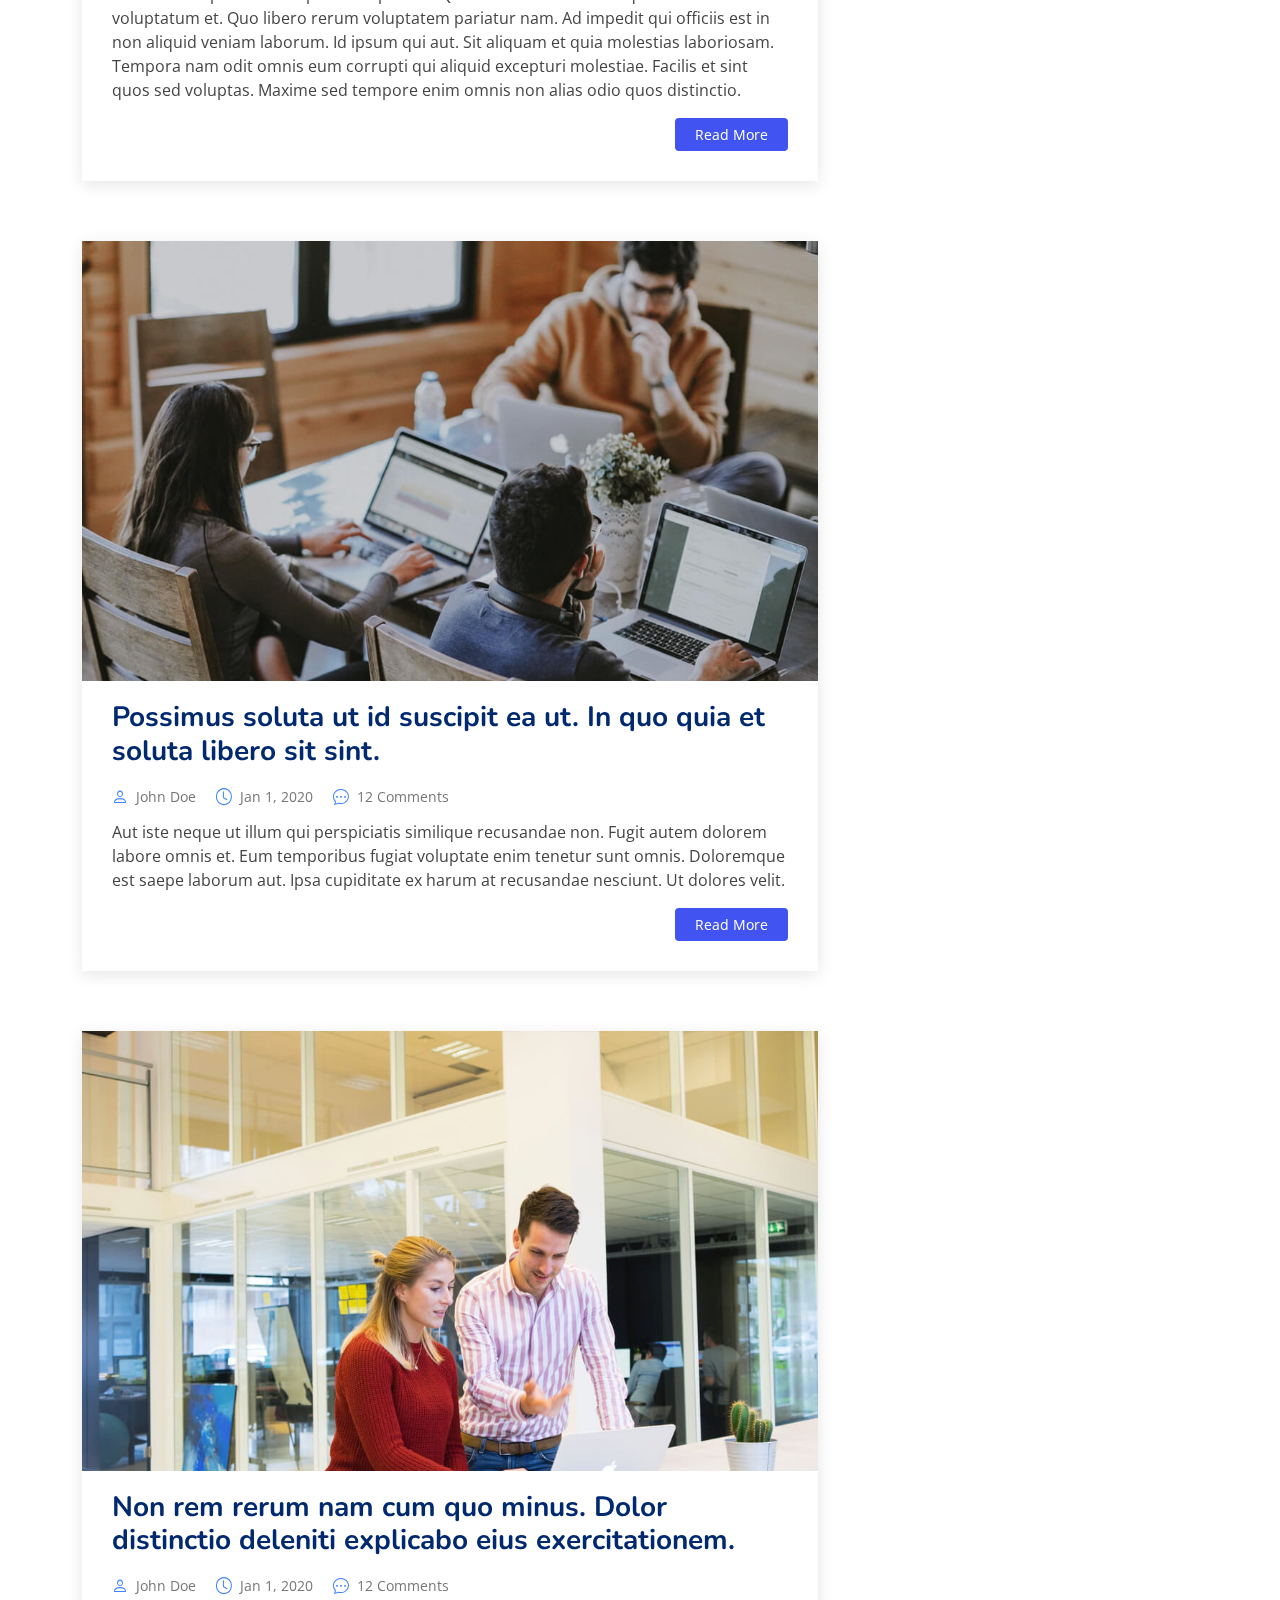
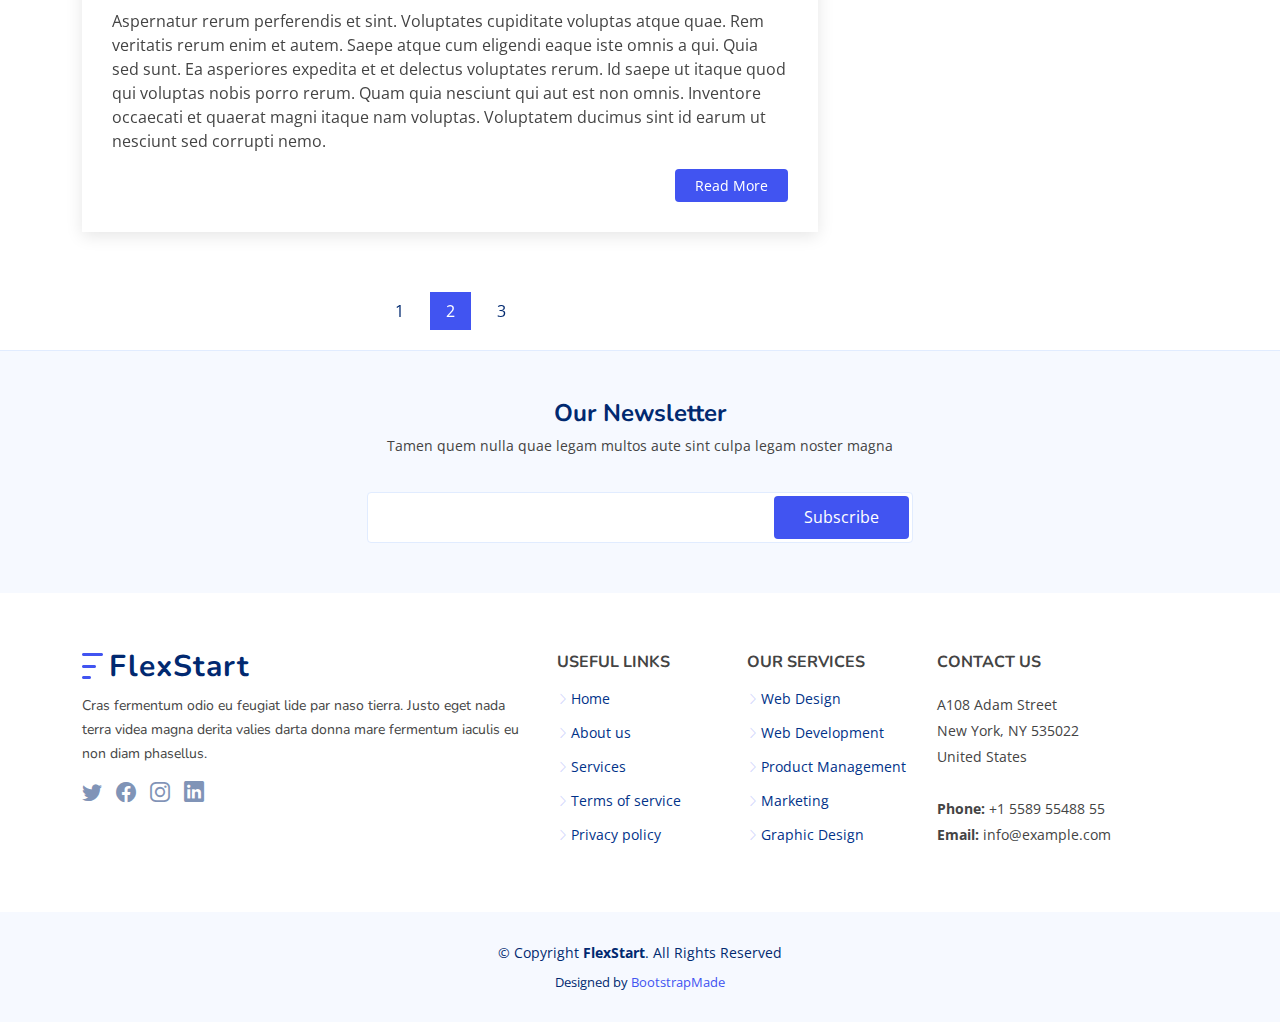
<file: blog.html>
<!DOCTYPE html>
<html lang="en">

<head>
  <meta charset="utf-8">
  <meta content="width=device-width, initial-scale=1.0" name="viewport">

  <title>Blog - FlexStart Bootstrap Template</title>
  <meta content="" name="description">
  <meta content="" name="keywords">

  <!-- Favicons -->
  <link href="assets/img/favicon.png" rel="icon">
  <link href="assets/img/apple-touch-icon.png" rel="apple-touch-icon">

  <!-- Google Fonts -->
  <link href="https://fonts.googleapis.com/css?family=Open+Sans:300,300i,400,400i,600,600i,700,700i|Nunito:300,300i,400,400i,600,600i,700,700i|Poppins:300,300i,400,400i,500,500i,600,600i,700,700i" rel="stylesheet">

  <!-- Vendor CSS Files -->
  <link href="assets/vendor/bootstrap/css/bootstrap.min.css" rel="stylesheet">
  <link href="assets/vendor/bootstrap-icons/bootstrap-icons.css" rel="stylesheet">
  <link href="assets/vendor/aos/aos.css" rel="stylesheet">
  <link href="assets/vendor/remixicon/remixicon.css" rel="stylesheet">
  <link href="assets/vendor/swiper/swiper-bundle.min.css" rel="stylesheet">
  <link href="assets/vendor/glightbox/css/glightbox.min.css" rel="stylesheet">

  <!-- Template Main CSS File -->
  <link href="assets/css/style.css" rel="stylesheet">

  <!-- =======================================================
  * Template Name: FlexStart - v1.7.0
  * Template URL: https://bootstrapmade.com/flexstart-bootstrap-startup-template/
  * Author: BootstrapMade.com
  * License: https://bootstrapmade.com/license/
  ======================================================== -->
</head>

<body>

  <!-- ======= Header ======= -->
  <header id="header" class="header fixed-top">
    <div class="container-fluid container-xl d-flex align-items-center justify-content-between">

      <a href="index.html" class="logo d-flex align-items-center">
        <img src="assets/img/logo.png" alt="">
        <span>FlexStart</span>
      </a>

      <nav id="navbar" class="navbar">
        <ul>
          <li><a class="nav-link scrollto " href="#hero">Home</a></li>
          <li><a class="nav-link scrollto" href="#about">About</a></li>
          <li><a class="nav-link scrollto" href="#services">Services</a></li>
          <li><a class="nav-link scrollto" href="#portfolio">Portfolio</a></li>
          <li><a class="nav-link scrollto" href="#team">Team</a></li>
          <li><a class="active" href="blog.html">Blog</a></li>
          <li class="dropdown"><a href="#"><span>Drop Down</span> <i class="bi bi-chevron-down"></i></a>
            <ul>
              <li><a href="#">Drop Down 1</a></li>
              <li class="dropdown"><a href="#"><span>Deep Drop Down</span> <i class="bi bi-chevron-right"></i></a>
                <ul>
                  <li><a href="#">Deep Drop Down 1</a></li>
                  <li><a href="#">Deep Drop Down 2</a></li>
                  <li><a href="#">Deep Drop Down 3</a></li>
                  <li><a href="#">Deep Drop Down 4</a></li>
                  <li><a href="#">Deep Drop Down 5</a></li>
                </ul>
              </li>
              <li><a href="#">Drop Down 2</a></li>
              <li><a href="#">Drop Down 3</a></li>
              <li><a href="#">Drop Down 4</a></li>
            </ul>
          </li>
          <li><a class="nav-link scrollto" href="#contact">Contact</a></li>
          <li><a class="getstarted scrollto" href="#about">Get Started</a></li>
        </ul>
        <i class="bi bi-list mobile-nav-toggle"></i>
      </nav><!-- .navbar -->

    </div>
  </header><!-- End Header -->

  <main id="main">

    <!-- ======= Breadcrumbs ======= -->
    <section class="breadcrumbs">
      <div class="container">

        <ol>
          <li><a href="index.html">Home</a></li>
          <li>Blog</li>
        </ol>
        <h2>Blog</h2>

      </div>
    </section><!-- End Breadcrumbs -->

    <!-- ======= Blog Section ======= -->
    <section id="blog" class="blog">
      <div class="container" data-aos="fade-up">

        <div class="row">

          <div class="col-lg-8 entries">

            <article class="entry">

              <div class="entry-img">
                <img src="assets/img/blog/blog-1.jpg" alt="" class="img-fluid">
              </div>

              <h2 class="entry-title">
                <a href="blog-single.html">Dolorum optio tempore voluptas dignissimos cumque fuga qui quibusdam quia</a>
              </h2>

              <div class="entry-meta">
                <ul>
                  <li class="d-flex align-items-center"><i class="bi bi-person"></i> <a href="blog-single.html">John Doe</a></li>
                  <li class="d-flex align-items-center"><i class="bi bi-clock"></i> <a href="blog-single.html"><time datetime="2020-01-01">Jan 1, 2020</time></a></li>
                  <li class="d-flex align-items-center"><i class="bi bi-chat-dots"></i> <a href="blog-single.html">12 Comments</a></li>
                </ul>
              </div>

              <div class="entry-content">
                <p>
                  Similique neque nam consequuntur ad non maxime aliquam quas. Quibusdam animi praesentium. Aliquam et laboriosam eius aut nostrum quidem aliquid dicta.
                  Et eveniet enim. Qui velit est ea dolorem doloremque deleniti aperiam unde soluta. Est cum et quod quos aut ut et sit sunt. Voluptate porro consequatur assumenda perferendis dolore.
                </p>
                <div class="read-more">
                  <a href="blog-single.html">Read More</a>
                </div>
              </div>

            </article><!-- End blog entry -->

            <article class="entry">

              <div class="entry-img">
                <img src="assets/img/blog/blog-2.jpg" alt="" class="img-fluid">
              </div>

              <h2 class="entry-title">
                <a href="blog-single.html">Nisi magni odit consequatur autem nulla dolorem</a>
              </h2>

              <div class="entry-meta">
                <ul>
                  <li class="d-flex align-items-center"><i class="bi bi-person"></i> <a href="blog-single.html">John Doe</a></li>
                  <li class="d-flex align-items-center"><i class="bi bi-clock"></i> <a href="blog-single.html"><time datetime="2020-01-01">Jan 1, 2020</time></a></li>
                  <li class="d-flex align-items-center"><i class="bi bi-chat-dots"></i> <a href="blog-single.html">12 Comments</a></li>
                </ul>
              </div>

              <div class="entry-content">
                <p>
                  Incidunt voluptate sit temporibus aperiam. Quia vitae aut sint ullam quis illum voluptatum et. Quo libero rerum voluptatem pariatur nam.
                  Ad impedit qui officiis est in non aliquid veniam laborum. Id ipsum qui aut. Sit aliquam et quia molestias laboriosam. Tempora nam odit omnis eum corrupti qui aliquid excepturi molestiae. Facilis et sint quos sed voluptas. Maxime sed tempore enim omnis non alias odio quos distinctio.
                </p>
                <div class="read-more">
                  <a href="blog-single.html">Read More</a>
                </div>
              </div>

            </article><!-- End blog entry -->

            <article class="entry">

              <div class="entry-img">
                <img src="assets/img/blog/blog-3.jpg" alt="" class="img-fluid">
              </div>

              <h2 class="entry-title">
                <a href="blog-single.html">Possimus soluta ut id suscipit ea ut. In quo quia et soluta libero sit sint.</a>
              </h2>

              <div class="entry-meta">
                <ul>
                  <li class="d-flex align-items-center"><i class="bi bi-person"></i> <a href="blog-single.html">John Doe</a></li>
                  <li class="d-flex align-items-center"><i class="bi bi-clock"></i> <a href="blog-single.html"><time datetime="2020-01-01">Jan 1, 2020</time></a></li>
                  <li class="d-flex align-items-center"><i class="bi bi-chat-dots"></i> <a href="blog-single.html">12 Comments</a></li>
                </ul>
              </div>

              <div class="entry-content">
                <p>
                  Aut iste neque ut illum qui perspiciatis similique recusandae non. Fugit autem dolorem labore omnis et. Eum temporibus fugiat voluptate enim tenetur sunt omnis.
                  Doloremque est saepe laborum aut. Ipsa cupiditate ex harum at recusandae nesciunt. Ut dolores velit.
                </p>
                <div class="read-more">
                  <a href="blog-single.html">Read More</a>
                </div>
              </div>

            </article><!-- End blog entry -->

            <article class="entry">

              <div class="entry-img">
                <img src="assets/img/blog/blog-4.jpg" alt="" class="img-fluid">
              </div>

              <h2 class="entry-title">
                <a href="blog-single.html">Non rem rerum nam cum quo minus. Dolor distinctio deleniti explicabo eius exercitationem.</a>
              </h2>

              <div class="entry-meta">
                <ul>
                  <li class="d-flex align-items-center"><i class="bi bi-person"></i> <a href="blog-single.html">John Doe</a></li>
                  <li class="d-flex align-items-center"><i class="bi bi-clock"></i> <a href="blog-single.html"><time datetime="2020-01-01">Jan 1, 2020</time></a></li>
                  <li class="d-flex align-items-center"><i class="bi bi-chat-dots"></i> <a href="blog-single.html">12 Comments</a></li>
                </ul>
              </div>

              <div class="entry-content">
                <p>
                  Aspernatur rerum perferendis et sint. Voluptates cupiditate voluptas atque quae. Rem veritatis rerum enim et autem. Saepe atque cum eligendi eaque iste omnis a qui.
                  Quia sed sunt. Ea asperiores expedita et et delectus voluptates rerum. Id saepe ut itaque quod qui voluptas nobis porro rerum. Quam quia nesciunt qui aut est non omnis. Inventore occaecati et quaerat magni itaque nam voluptas. Voluptatem ducimus sint id earum ut nesciunt sed corrupti nemo.
                </p>
                <div class="read-more">
                  <a href="blog-single.html">Read More</a>
                </div>
              </div>

            </article><!-- End blog entry -->

            <div class="blog-pagination">
              <ul class="justify-content-center">
                <li><a href="#">1</a></li>
                <li class="active"><a href="#">2</a></li>
                <li><a href="#">3</a></li>
              </ul>
            </div>

          </div><!-- End blog entries list -->

          <div class="col-lg-4">

            <div class="sidebar">

              <h3 class="sidebar-title">Search</h3>
              <div class="sidebar-item search-form">
                <form action="">
                  <input type="text">
                  <button type="submit"><i class="bi bi-search"></i></button>
                </form>
              </div><!-- End sidebar search formn-->

              <h3 class="sidebar-title">Categories</h3>
              <div class="sidebar-item categories">
                <ul>
                  <li><a href="#">General <span>(25)</span></a></li>
                  <li><a href="#">Lifestyle <span>(12)</span></a></li>
                  <li><a href="#">Travel <span>(5)</span></a></li>
                  <li><a href="#">Design <span>(22)</span></a></li>
                  <li><a href="#">Creative <span>(8)</span></a></li>
                  <li><a href="#">Educaion <span>(14)</span></a></li>
                </ul>
              </div><!-- End sidebar categories-->

              <h3 class="sidebar-title">Recent Posts</h3>
              <div class="sidebar-item recent-posts">
                <div class="post-item clearfix">
                  <img src="assets/img/blog/blog-recent-1.jpg" alt="">
                  <h4><a href="blog-single.html">Nihil blanditiis at in nihil autem</a></h4>
                  <time datetime="2020-01-01">Jan 1, 2020</time>
                </div>

                <div class="post-item clearfix">
                  <img src="assets/img/blog/blog-recent-2.jpg" alt="">
                  <h4><a href="blog-single.html">Quidem autem et impedit</a></h4>
                  <time datetime="2020-01-01">Jan 1, 2020</time>
                </div>

                <div class="post-item clearfix">
                  <img src="assets/img/blog/blog-recent-3.jpg" alt="">
                  <h4><a href="blog-single.html">Id quia et et ut maxime similique occaecati ut</a></h4>
                  <time datetime="2020-01-01">Jan 1, 2020</time>
                </div>

                <div class="post-item clearfix">
                  <img src="assets/img/blog/blog-recent-4.jpg" alt="">
                  <h4><a href="blog-single.html">Laborum corporis quo dara net para</a></h4>
                  <time datetime="2020-01-01">Jan 1, 2020</time>
                </div>

                <div class="post-item clearfix">
                  <img src="assets/img/blog/blog-recent-5.jpg" alt="">
                  <h4><a href="blog-single.html">Et dolores corrupti quae illo quod dolor</a></h4>
                  <time datetime="2020-01-01">Jan 1, 2020</time>
                </div>

              </div><!-- End sidebar recent posts-->

              <h3 class="sidebar-title">Tags</h3>
              <div class="sidebar-item tags">
                <ul>
                  <li><a href="#">App</a></li>
                  <li><a href="#">IT</a></li>
                  <li><a href="#">Business</a></li>
                  <li><a href="#">Mac</a></li>
                  <li><a href="#">Design</a></li>
                  <li><a href="#">Office</a></li>
                  <li><a href="#">Creative</a></li>
                  <li><a href="#">Studio</a></li>
                  <li><a href="#">Smart</a></li>
                  <li><a href="#">Tips</a></li>
                  <li><a href="#">Marketing</a></li>
                </ul>
              </div><!-- End sidebar tags-->

            </div><!-- End sidebar -->

          </div><!-- End blog sidebar -->

        </div>

      </div>
    </section><!-- End Blog Section -->

  </main><!-- End #main -->

  <!-- ======= Footer ======= -->
  <footer id="footer" class="footer">

    <div class="footer-newsletter">
      <div class="container">
        <div class="row justify-content-center">
          <div class="col-lg-12 text-center">
            <h4>Our Newsletter</h4>
            <p>Tamen quem nulla quae legam multos aute sint culpa legam noster magna</p>
          </div>
          <div class="col-lg-6">
            <form action="" method="post">
              <input type="email" name="email"><input type="submit" value="Subscribe">
            </form>
          </div>
        </div>
      </div>
    </div>

    <div class="footer-top">
      <div class="container">
        <div class="row gy-4">
          <div class="col-lg-5 col-md-12 footer-info">
            <a href="index.html" class="logo d-flex align-items-center">
              <img src="assets/img/logo.png" alt="">
              <span>FlexStart</span>
            </a>
            <p>Cras fermentum odio eu feugiat lide par naso tierra. Justo eget nada terra videa magna derita valies darta donna mare fermentum iaculis eu non diam phasellus.</p>
            <div class="social-links mt-3">
              <a href="#" class="twitter"><i class="bi bi-twitter"></i></a>
              <a href="#" class="facebook"><i class="bi bi-facebook"></i></a>
              <a href="#" class="instagram"><i class="bi bi-instagram"></i></a>
              <a href="#" class="linkedin"><i class="bi bi-linkedin"></i></a>
            </div>
          </div>

          <div class="col-lg-2 col-6 footer-links">
            <h4>Useful Links</h4>
            <ul>
              <li><i class="bi bi-chevron-right"></i> <a href="#">Home</a></li>
              <li><i class="bi bi-chevron-right"></i> <a href="#">About us</a></li>
              <li><i class="bi bi-chevron-right"></i> <a href="#">Services</a></li>
              <li><i class="bi bi-chevron-right"></i> <a href="#">Terms of service</a></li>
              <li><i class="bi bi-chevron-right"></i> <a href="#">Privacy policy</a></li>
            </ul>
          </div>

          <div class="col-lg-2 col-6 footer-links">
            <h4>Our Services</h4>
            <ul>
              <li><i class="bi bi-chevron-right"></i> <a href="#">Web Design</a></li>
              <li><i class="bi bi-chevron-right"></i> <a href="#">Web Development</a></li>
              <li><i class="bi bi-chevron-right"></i> <a href="#">Product Management</a></li>
              <li><i class="bi bi-chevron-right"></i> <a href="#">Marketing</a></li>
              <li><i class="bi bi-chevron-right"></i> <a href="#">Graphic Design</a></li>
            </ul>
          </div>

          <div class="col-lg-3 col-md-12 footer-contact text-center text-md-start">
            <h4>Contact Us</h4>
            <p>
              A108 Adam Street <br>
              New York, NY 535022<br>
              United States <br><br>
              <strong>Phone:</strong> +1 5589 55488 55<br>
              <strong>Email:</strong> info@example.com<br>
            </p>

          </div>

        </div>
      </div>
    </div>

    <div class="container">
      <div class="copyright">
        &copy; Copyright <strong><span>FlexStart</span></strong>. All Rights Reserved
      </div>
      <div class="credits">
        <!-- All the links in the footer should remain intact. -->
        <!-- You can delete the links only if you purchased the pro version. -->
        <!-- Licensing information: https://bootstrapmade.com/license/ -->
        <!-- Purchase the pro version with working PHP/AJAX contact form: https://bootstrapmade.com/flexstart-bootstrap-startup-template/ -->
        Designed by <a href="https://bootstrapmade.com/">BootstrapMade</a>
      </div>
    </div>
  </footer><!-- End Footer -->

  <a href="#" class="back-to-top d-flex align-items-center justify-content-center"><i class="bi bi-arrow-up-short"></i></a>

  <!-- Vendor JS Files -->
  <script src="assets/vendor/bootstrap/js/bootstrap.bundle.js"></script>
  <script src="assets/vendor/aos/aos.js"></script>
  <script src="assets/vendor/php-email-form/validate.js"></script>
  <script src="assets/vendor/swiper/swiper-bundle.min.js"></script>
  <script src="assets/vendor/purecounter/purecounter.js"></script>
  <script src="assets/vendor/isotope-layout/isotope.pkgd.min.js"></script>
  <script src="assets/vendor/glightbox/js/glightbox.min.js"></script>

  <!-- Template Main JS File -->
  <script src="assets/js/main.js"></script>

</body>

</html>
</file>
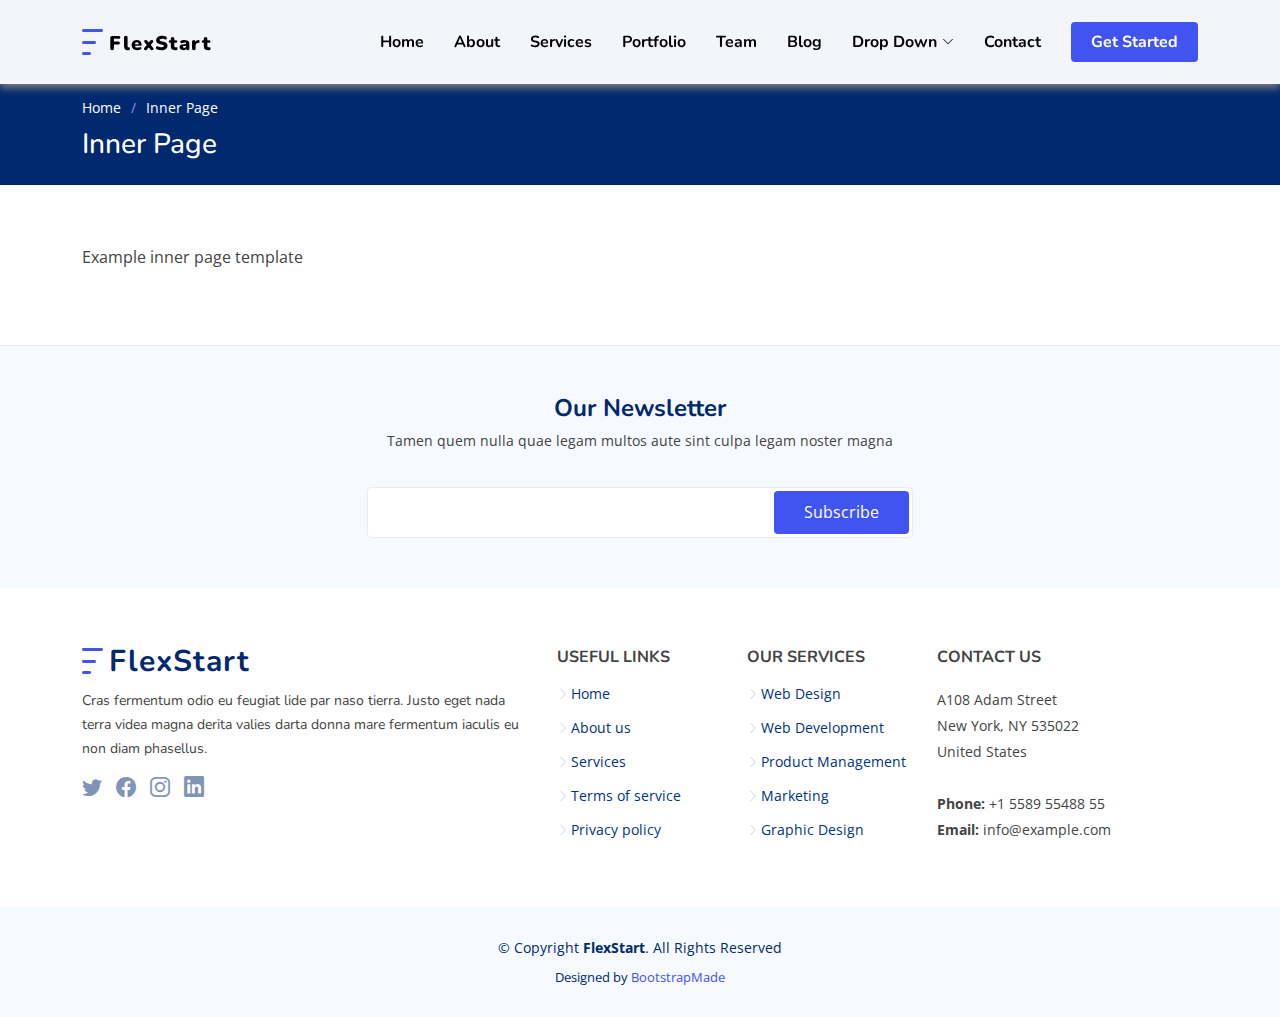
<file: inner-page.html>
<!DOCTYPE html>
<html lang="en">

<head>
  <meta charset="utf-8">
  <meta content="width=device-width, initial-scale=1.0" name="viewport">

  <title>Inner Page - FlexStart Bootstrap Template</title>
  <meta content="" name="description">
  <meta content="" name="keywords">

  <!-- Favicons -->
  <link href="assets/img/favicon.png" rel="icon">
  <link href="assets/img/apple-touch-icon.png" rel="apple-touch-icon">

  <!-- Google Fonts -->
  <link href="https://fonts.googleapis.com/css?family=Open+Sans:300,300i,400,400i,600,600i,700,700i|Nunito:300,300i,400,400i,600,600i,700,700i|Poppins:300,300i,400,400i,500,500i,600,600i,700,700i" rel="stylesheet">

  <!-- Vendor CSS Files -->
  <link href="assets/vendor/bootstrap/css/bootstrap.min.css" rel="stylesheet">
  <link href="assets/vendor/bootstrap-icons/bootstrap-icons.css" rel="stylesheet">
  <link href="assets/vendor/aos/aos.css" rel="stylesheet">
  <link href="assets/vendor/remixicon/remixicon.css" rel="stylesheet">
  <link href="assets/vendor/swiper/swiper-bundle.min.css" rel="stylesheet">
  <link href="assets/vendor/glightbox/css/glightbox.min.css" rel="stylesheet">

  <!-- Template Main CSS File -->
  <link href="assets/css/style.css" rel="stylesheet">

  <!-- =======================================================
  * Template Name: FlexStart - v1.7.0
  * Template URL: https://bootstrapmade.com/flexstart-bootstrap-startup-template/
  * Author: BootstrapMade.com
  * License: https://bootstrapmade.com/license/
  ======================================================== -->
</head>

<body>

  <!-- ======= Header ======= -->
  <header id="header" class="header fixed-top">
    <div class="container-fluid container-xl d-flex align-items-center justify-content-between">

      <a href="index.html" class="logo d-flex align-items-center">
        <img src="assets/img/logo.png" alt="">
        <span>FlexStart</span>
      </a>

      <nav id="navbar" class="navbar">
        <ul>
          <li><a class="nav-link scrollto " href="#hero">Home</a></li>
          <li><a class="nav-link scrollto" href="#about">About</a></li>
          <li><a class="nav-link scrollto" href="#services">Services</a></li>
          <li><a class="nav-link scrollto" href="#portfolio">Portfolio</a></li>
          <li><a class="nav-link scrollto" href="#team">Team</a></li>
          <li><a href="blog.html">Blog</a></li>
          <li class="dropdown"><a href="#"><span>Drop Down</span> <i class="bi bi-chevron-down"></i></a>
            <ul>
              <li><a href="#">Drop Down 1</a></li>
              <li class="dropdown"><a href="#"><span>Deep Drop Down</span> <i class="bi bi-chevron-right"></i></a>
                <ul>
                  <li><a href="#">Deep Drop Down 1</a></li>
                  <li><a href="#">Deep Drop Down 2</a></li>
                  <li><a href="#">Deep Drop Down 3</a></li>
                  <li><a href="#">Deep Drop Down 4</a></li>
                  <li><a href="#">Deep Drop Down 5</a></li>
                </ul>
              </li>
              <li><a href="#">Drop Down 2</a></li>
              <li><a href="#">Drop Down 3</a></li>
              <li><a href="#">Drop Down 4</a></li>
            </ul>
          </li>
          <li><a class="nav-link scrollto" href="#contact">Contact</a></li>
          <li><a class="getstarted scrollto" href="#about">Get Started</a></li>
        </ul>
        <i class="bi bi-list mobile-nav-toggle"></i>
      </nav><!-- .navbar -->

    </div>
  </header><!-- End Header -->

  <main id="main">

    <!-- ======= Breadcrumbs ======= -->
    <section class="breadcrumbs">
      <div class="container">

        <ol>
          <li><a href="index.html">Home</a></li>
          <li>Inner Page</li>
        </ol>
        <h2>Inner Page</h2>

      </div>
    </section><!-- End Breadcrumbs -->

    <section class="inner-page">
      <div class="container">
        <p>
          Example inner page template
        </p>
      </div>
    </section>

  </main><!-- End #main -->

  <!-- ======= Footer ======= -->
  <footer id="footer" class="footer">

    <div class="footer-newsletter">
      <div class="container">
        <div class="row justify-content-center">
          <div class="col-lg-12 text-center">
            <h4>Our Newsletter</h4>
            <p>Tamen quem nulla quae legam multos aute sint culpa legam noster magna</p>
          </div>
          <div class="col-lg-6">
            <form action="" method="post">
              <input type="email" name="email"><input type="submit" value="Subscribe">
            </form>
          </div>
        </div>
      </div>
    </div>

    <div class="footer-top">
      <div class="container">
        <div class="row gy-4">
          <div class="col-lg-5 col-md-12 footer-info">
            <a href="index.html" class="logo d-flex align-items-center">
              <img src="assets/img/logo.png" alt="">
              <span>FlexStart</span>
            </a>
            <p>Cras fermentum odio eu feugiat lide par naso tierra. Justo eget nada terra videa magna derita valies darta donna mare fermentum iaculis eu non diam phasellus.</p>
            <div class="social-links mt-3">
              <a href="#" class="twitter"><i class="bi bi-twitter"></i></a>
              <a href="#" class="facebook"><i class="bi bi-facebook"></i></a>
              <a href="#" class="instagram"><i class="bi bi-instagram"></i></a>
              <a href="#" class="linkedin"><i class="bi bi-linkedin"></i></a>
            </div>
          </div>

          <div class="col-lg-2 col-6 footer-links">
            <h4>Useful Links</h4>
            <ul>
              <li><i class="bi bi-chevron-right"></i> <a href="#">Home</a></li>
              <li><i class="bi bi-chevron-right"></i> <a href="#">About us</a></li>
              <li><i class="bi bi-chevron-right"></i> <a href="#">Services</a></li>
              <li><i class="bi bi-chevron-right"></i> <a href="#">Terms of service</a></li>
              <li><i class="bi bi-chevron-right"></i> <a href="#">Privacy policy</a></li>
            </ul>
          </div>

          <div class="col-lg-2 col-6 footer-links">
            <h4>Our Services</h4>
            <ul>
              <li><i class="bi bi-chevron-right"></i> <a href="#">Web Design</a></li>
              <li><i class="bi bi-chevron-right"></i> <a href="#">Web Development</a></li>
              <li><i class="bi bi-chevron-right"></i> <a href="#">Product Management</a></li>
              <li><i class="bi bi-chevron-right"></i> <a href="#">Marketing</a></li>
              <li><i class="bi bi-chevron-right"></i> <a href="#">Graphic Design</a></li>
            </ul>
          </div>

          <div class="col-lg-3 col-md-12 footer-contact text-center text-md-start">
            <h4>Contact Us</h4>
            <p>
              A108 Adam Street <br>
              New York, NY 535022<br>
              United States <br><br>
              <strong>Phone:</strong> +1 5589 55488 55<br>
              <strong>Email:</strong> info@example.com<br>
            </p>

          </div>

        </div>
      </div>
    </div>

    <div class="container">
      <div class="copyright">
        &copy; Copyright <strong><span>FlexStart</span></strong>. All Rights Reserved
      </div>
      <div class="credits">
        <!-- All the links in the footer should remain intact. -->
        <!-- You can delete the links only if you purchased the pro version. -->
        <!-- Licensing information: https://bootstrapmade.com/license/ -->
        <!-- Purchase the pro version with working PHP/AJAX contact form: https://bootstrapmade.com/flexstart-bootstrap-startup-template/ -->
        Designed by <a href="https://bootstrapmade.com/">BootstrapMade</a>
      </div>
    </div>
  </footer><!-- End Footer -->

  <a href="#" class="back-to-top d-flex align-items-center justify-content-center"><i class="bi bi-arrow-up-short"></i></a>

  <!-- Vendor JS Files -->
  <script src="assets/vendor/bootstrap/js/bootstrap.bundle.js"></script>
  <script src="assets/vendor/aos/aos.js"></script>
  <script src="assets/vendor/php-email-form/validate.js"></script>
  <script src="assets/vendor/swiper/swiper-bundle.min.js"></script>
  <script src="assets/vendor/purecounter/purecounter.js"></script>
  <script src="assets/vendor/isotope-layout/isotope.pkgd.min.js"></script>
  <script src="assets/vendor/glightbox/js/glightbox.min.js"></script>

  <!-- Template Main JS File -->
  <script src="assets/js/main.js"></script>

</body>

</html>
</file>
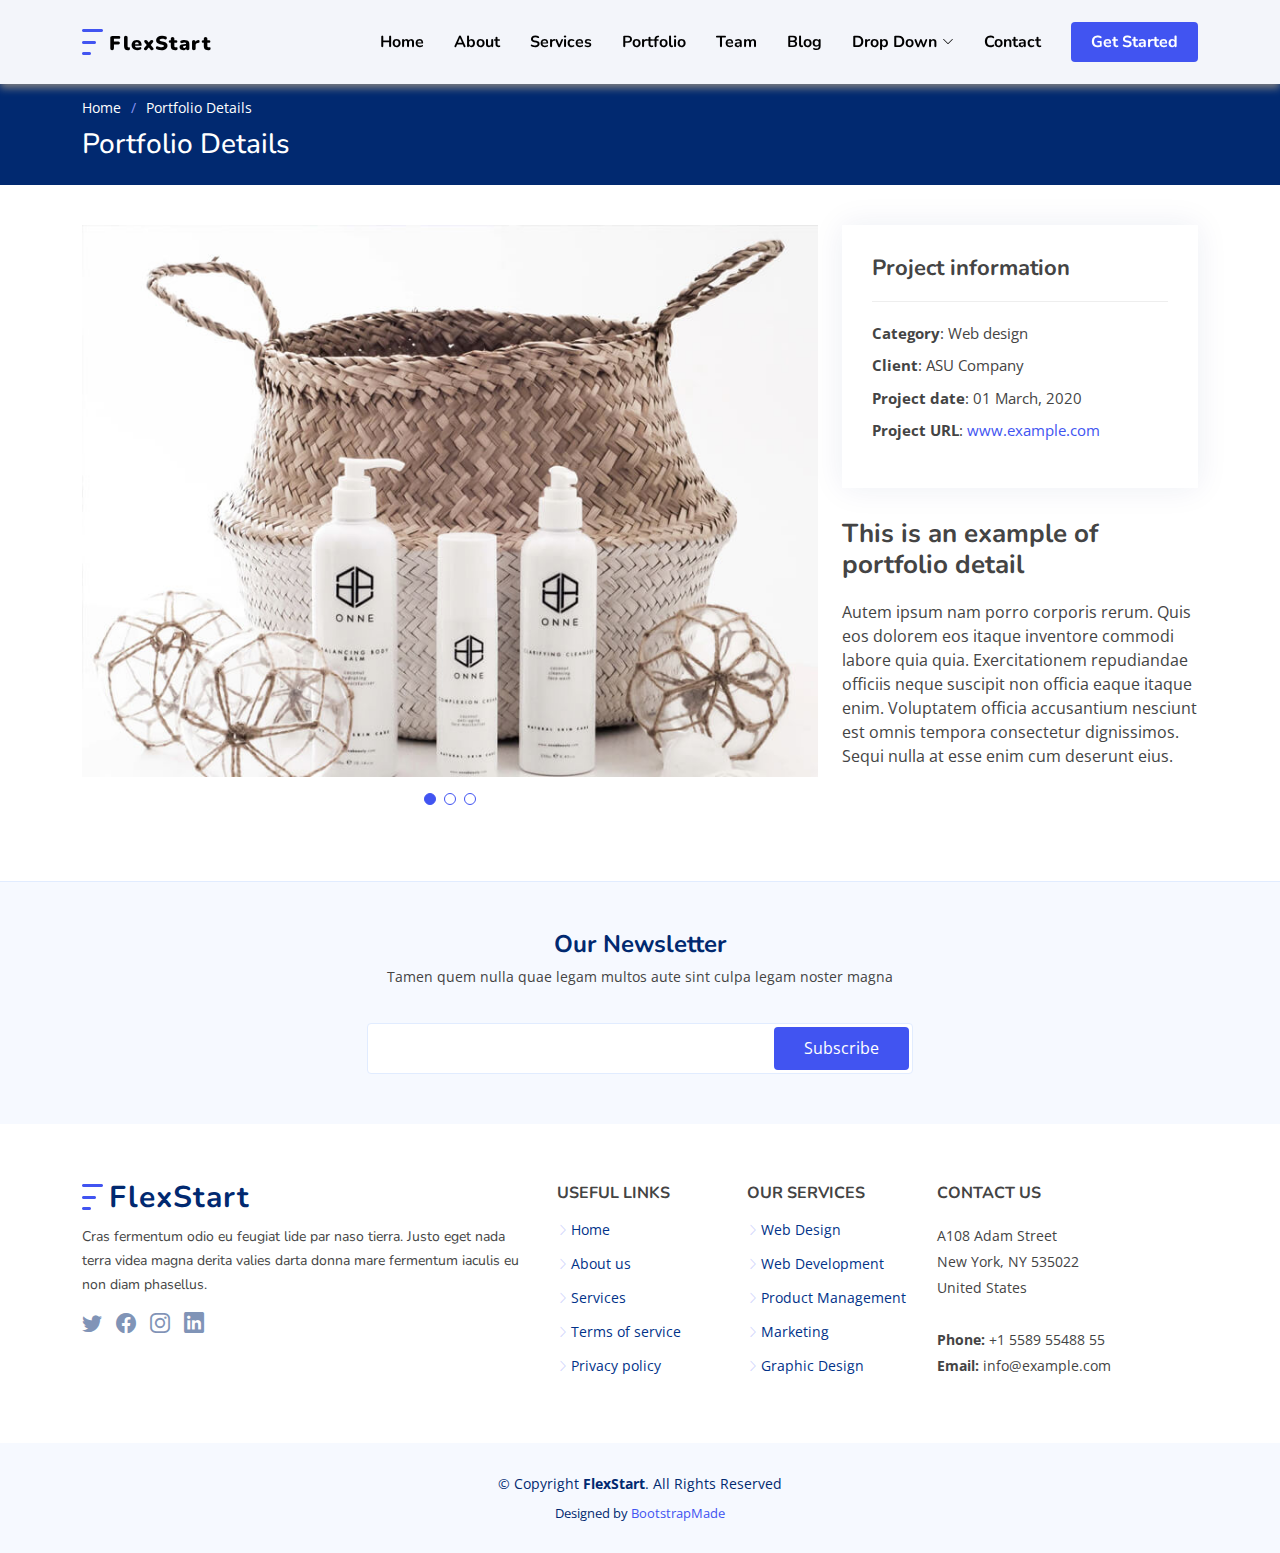
<file: portfolio-details.html>
<!DOCTYPE html>
<html lang="en">

<head>
  <meta charset="utf-8">
  <meta content="width=device-width, initial-scale=1.0" name="viewport">

  <title>Portfolio Details - FlexStart Bootstrap Template</title>
  <meta content="" name="description">
  <meta content="" name="keywords">

  <!-- Favicons -->
  <link href="assets/img/favicon.png" rel="icon">
  <link href="assets/img/apple-touch-icon.png" rel="apple-touch-icon">

  <!-- Google Fonts -->
  <link href="https://fonts.googleapis.com/css?family=Open+Sans:300,300i,400,400i,600,600i,700,700i|Nunito:300,300i,400,400i,600,600i,700,700i|Poppins:300,300i,400,400i,500,500i,600,600i,700,700i" rel="stylesheet">

  <!-- Vendor CSS Files -->
  <link href="assets/vendor/bootstrap/css/bootstrap.min.css" rel="stylesheet">
  <link href="assets/vendor/bootstrap-icons/bootstrap-icons.css" rel="stylesheet">
  <link href="assets/vendor/aos/aos.css" rel="stylesheet">
  <link href="assets/vendor/remixicon/remixicon.css" rel="stylesheet">
  <link href="assets/vendor/swiper/swiper-bundle.min.css" rel="stylesheet">
  <link href="assets/vendor/glightbox/css/glightbox.min.css" rel="stylesheet">

  <!-- Template Main CSS File -->
  <link href="assets/css/style.css" rel="stylesheet">

  <!-- =======================================================
  * Template Name: FlexStart - v1.7.0
  * Template URL: https://bootstrapmade.com/flexstart-bootstrap-startup-template/
  * Author: BootstrapMade.com
  * License: https://bootstrapmade.com/license/
  ======================================================== -->
</head>

<body>

  <!-- ======= Header ======= -->
  <header id="header" class="header fixed-top">
    <div class="container-fluid container-xl d-flex align-items-center justify-content-between">

      <a href="index.html" class="logo d-flex align-items-center">
        <img src="assets/img/logo.png" alt="">
        <span>FlexStart</span>
      </a>

      <nav id="navbar" class="navbar">
        <ul>
          <li><a class="nav-link scrollto " href="#hero">Home</a></li>
          <li><a class="nav-link scrollto" href="#about">About</a></li>
          <li><a class="nav-link scrollto" href="#services">Services</a></li>
          <li><a class="nav-link scrollto" href="#portfolio">Portfolio</a></li>
          <li><a class="nav-link scrollto" href="#team">Team</a></li>
          <li><a href="blog.html">Blog</a></li>
          <li class="dropdown"><a href="#"><span>Drop Down</span> <i class="bi bi-chevron-down"></i></a>
            <ul>
              <li><a href="#">Drop Down 1</a></li>
              <li class="dropdown"><a href="#"><span>Deep Drop Down</span> <i class="bi bi-chevron-right"></i></a>
                <ul>
                  <li><a href="#">Deep Drop Down 1</a></li>
                  <li><a href="#">Deep Drop Down 2</a></li>
                  <li><a href="#">Deep Drop Down 3</a></li>
                  <li><a href="#">Deep Drop Down 4</a></li>
                  <li><a href="#">Deep Drop Down 5</a></li>
                </ul>
              </li>
              <li><a href="#">Drop Down 2</a></li>
              <li><a href="#">Drop Down 3</a></li>
              <li><a href="#">Drop Down 4</a></li>
            </ul>
          </li>
          <li><a class="nav-link scrollto" href="#contact">Contact</a></li>
          <li><a class="getstarted scrollto" href="#about">Get Started</a></li>
        </ul>
        <i class="bi bi-list mobile-nav-toggle"></i>
      </nav><!-- .navbar -->

    </div>
  </header><!-- End Header -->

  <main id="main">

    <!-- ======= Breadcrumbs ======= -->
    <section class="breadcrumbs">
      <div class="container">

        <ol>
          <li><a href="index.html">Home</a></li>
          <li>Portfolio Details</li>
        </ol>
        <h2>Portfolio Details</h2>

      </div>
    </section><!-- End Breadcrumbs -->

    <!-- ======= Portfolio Details Section ======= -->
    <section id="portfolio-details" class="portfolio-details">
      <div class="container">

        <div class="row gy-4">

          <div class="col-lg-8">
            <div class="portfolio-details-slider swiper">
              <div class="swiper-wrapper align-items-center">

                <div class="swiper-slide">
                  <img src="assets/img/portfolio/portfolio-1.jpg" alt="">
                </div>

                <div class="swiper-slide">
                  <img src="assets/img/portfolio/portfolio-2.jpg" alt="">
                </div>

                <div class="swiper-slide">
                  <img src="assets/img/portfolio/portfolio-3.jpg" alt="">
                </div>

              </div>
              <div class="swiper-pagination"></div>
            </div>
          </div>

          <div class="col-lg-4">
            <div class="portfolio-info">
              <h3>Project information</h3>
              <ul>
                <li><strong>Category</strong>: Web design</li>
                <li><strong>Client</strong>: ASU Company</li>
                <li><strong>Project date</strong>: 01 March, 2020</li>
                <li><strong>Project URL</strong>: <a href="#">www.example.com</a></li>
              </ul>
            </div>
            <div class="portfolio-description">
              <h2>This is an example of portfolio detail</h2>
              <p>
                Autem ipsum nam porro corporis rerum. Quis eos dolorem eos itaque inventore commodi labore quia quia. Exercitationem repudiandae officiis neque suscipit non officia eaque itaque enim. Voluptatem officia accusantium nesciunt est omnis tempora consectetur dignissimos. Sequi nulla at esse enim cum deserunt eius.
              </p>
            </div>
          </div>

        </div>

      </div>
    </section><!-- End Portfolio Details Section -->

  </main><!-- End #main -->

  <!-- ======= Footer ======= -->
  <footer id="footer" class="footer">

    <div class="footer-newsletter">
      <div class="container">
        <div class="row justify-content-center">
          <div class="col-lg-12 text-center">
            <h4>Our Newsletter</h4>
            <p>Tamen quem nulla quae legam multos aute sint culpa legam noster magna</p>
          </div>
          <div class="col-lg-6">
            <form action="" method="post">
              <input type="email" name="email"><input type="submit" value="Subscribe">
            </form>
          </div>
        </div>
      </div>
    </div>

    <div class="footer-top">
      <div class="container">
        <div class="row gy-4">
          <div class="col-lg-5 col-md-12 footer-info">
            <a href="index.html" class="logo d-flex align-items-center">
              <img src="assets/img/logo.png" alt="">
              <span>FlexStart</span>
            </a>
            <p>Cras fermentum odio eu feugiat lide par naso tierra. Justo eget nada terra videa magna derita valies darta donna mare fermentum iaculis eu non diam phasellus.</p>
            <div class="social-links mt-3">
              <a href="#" class="twitter"><i class="bi bi-twitter"></i></a>
              <a href="#" class="facebook"><i class="bi bi-facebook"></i></a>
              <a href="#" class="instagram"><i class="bi bi-instagram"></i></a>
              <a href="#" class="linkedin"><i class="bi bi-linkedin"></i></a>
            </div>
          </div>

          <div class="col-lg-2 col-6 footer-links">
            <h4>Useful Links</h4>
            <ul>
              <li><i class="bi bi-chevron-right"></i> <a href="#">Home</a></li>
              <li><i class="bi bi-chevron-right"></i> <a href="#">About us</a></li>
              <li><i class="bi bi-chevron-right"></i> <a href="#">Services</a></li>
              <li><i class="bi bi-chevron-right"></i> <a href="#">Terms of service</a></li>
              <li><i class="bi bi-chevron-right"></i> <a href="#">Privacy policy</a></li>
            </ul>
          </div>

          <div class="col-lg-2 col-6 footer-links">
            <h4>Our Services</h4>
            <ul>
              <li><i class="bi bi-chevron-right"></i> <a href="#">Web Design</a></li>
              <li><i class="bi bi-chevron-right"></i> <a href="#">Web Development</a></li>
              <li><i class="bi bi-chevron-right"></i> <a href="#">Product Management</a></li>
              <li><i class="bi bi-chevron-right"></i> <a href="#">Marketing</a></li>
              <li><i class="bi bi-chevron-right"></i> <a href="#">Graphic Design</a></li>
            </ul>
          </div>

          <div class="col-lg-3 col-md-12 footer-contact text-center text-md-start">
            <h4>Contact Us</h4>
            <p>
              A108 Adam Street <br>
              New York, NY 535022<br>
              United States <br><br>
              <strong>Phone:</strong> +1 5589 55488 55<br>
              <strong>Email:</strong> info@example.com<br>
            </p>

          </div>

        </div>
      </div>
    </div>

    <div class="container">
      <div class="copyright">
        &copy; Copyright <strong><span>FlexStart</span></strong>. All Rights Reserved
      </div>
      <div class="credits">
        <!-- All the links in the footer should remain intact. -->
        <!-- You can delete the links only if you purchased the pro version. -->
        <!-- Licensing information: https://bootstrapmade.com/license/ -->
        <!-- Purchase the pro version with working PHP/AJAX contact form: https://bootstrapmade.com/flexstart-bootstrap-startup-template/ -->
        Designed by <a href="https://bootstrapmade.com/">BootstrapMade</a>
      </div>
    </div>
  </footer><!-- End Footer -->

  <a href="#" class="back-to-top d-flex align-items-center justify-content-center"><i class="bi bi-arrow-up-short"></i></a>

  <!-- Vendor JS Files -->
  <script src="assets/vendor/bootstrap/js/bootstrap.bundle.js"></script>
  <script src="assets/vendor/aos/aos.js"></script>
  <script src="assets/vendor/php-email-form/validate.js"></script>
  <script src="assets/vendor/swiper/swiper-bundle.min.js"></script>
  <script src="assets/vendor/purecounter/purecounter.js"></script>
  <script src="assets/vendor/isotope-layout/isotope.pkgd.min.js"></script>
  <script src="assets/vendor/glightbox/js/glightbox.min.js"></script>

  <!-- Template Main JS File -->
  <script src="assets/js/main.js"></script>

</body>

</html>
</file>
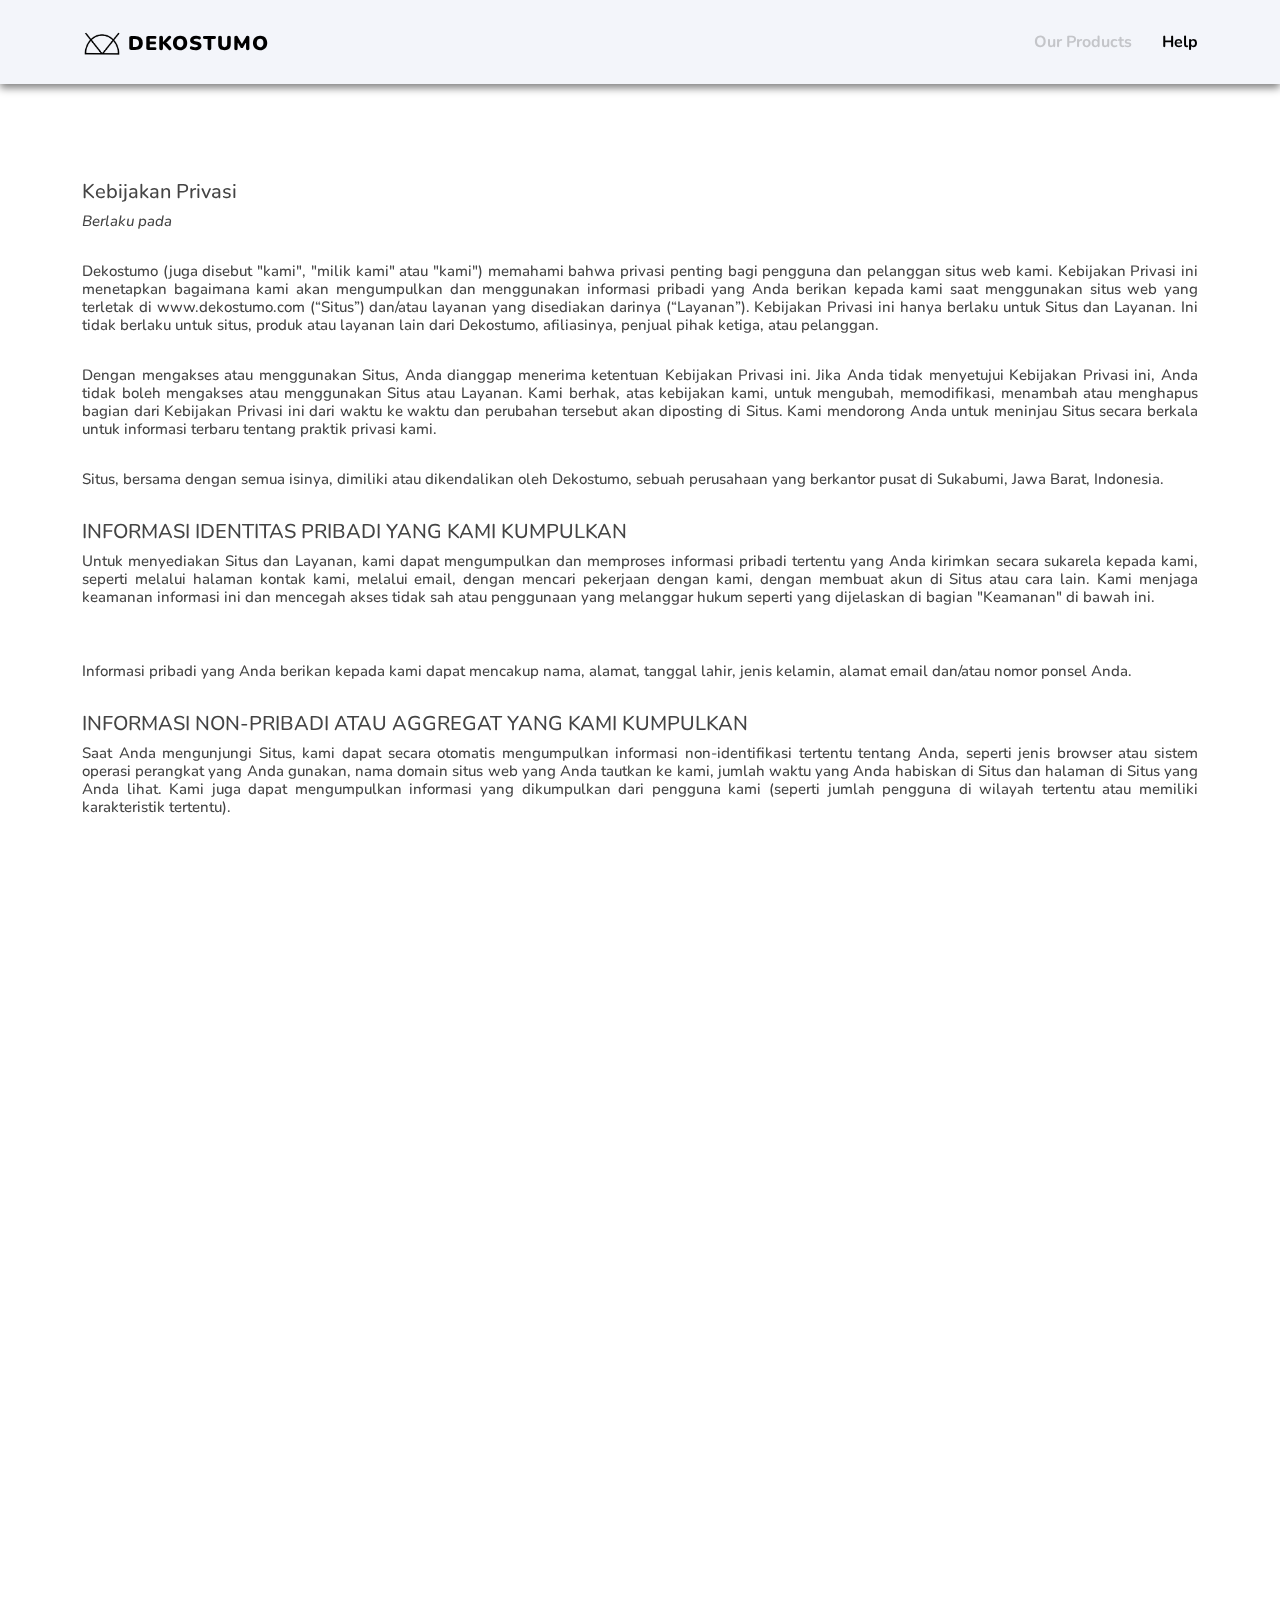
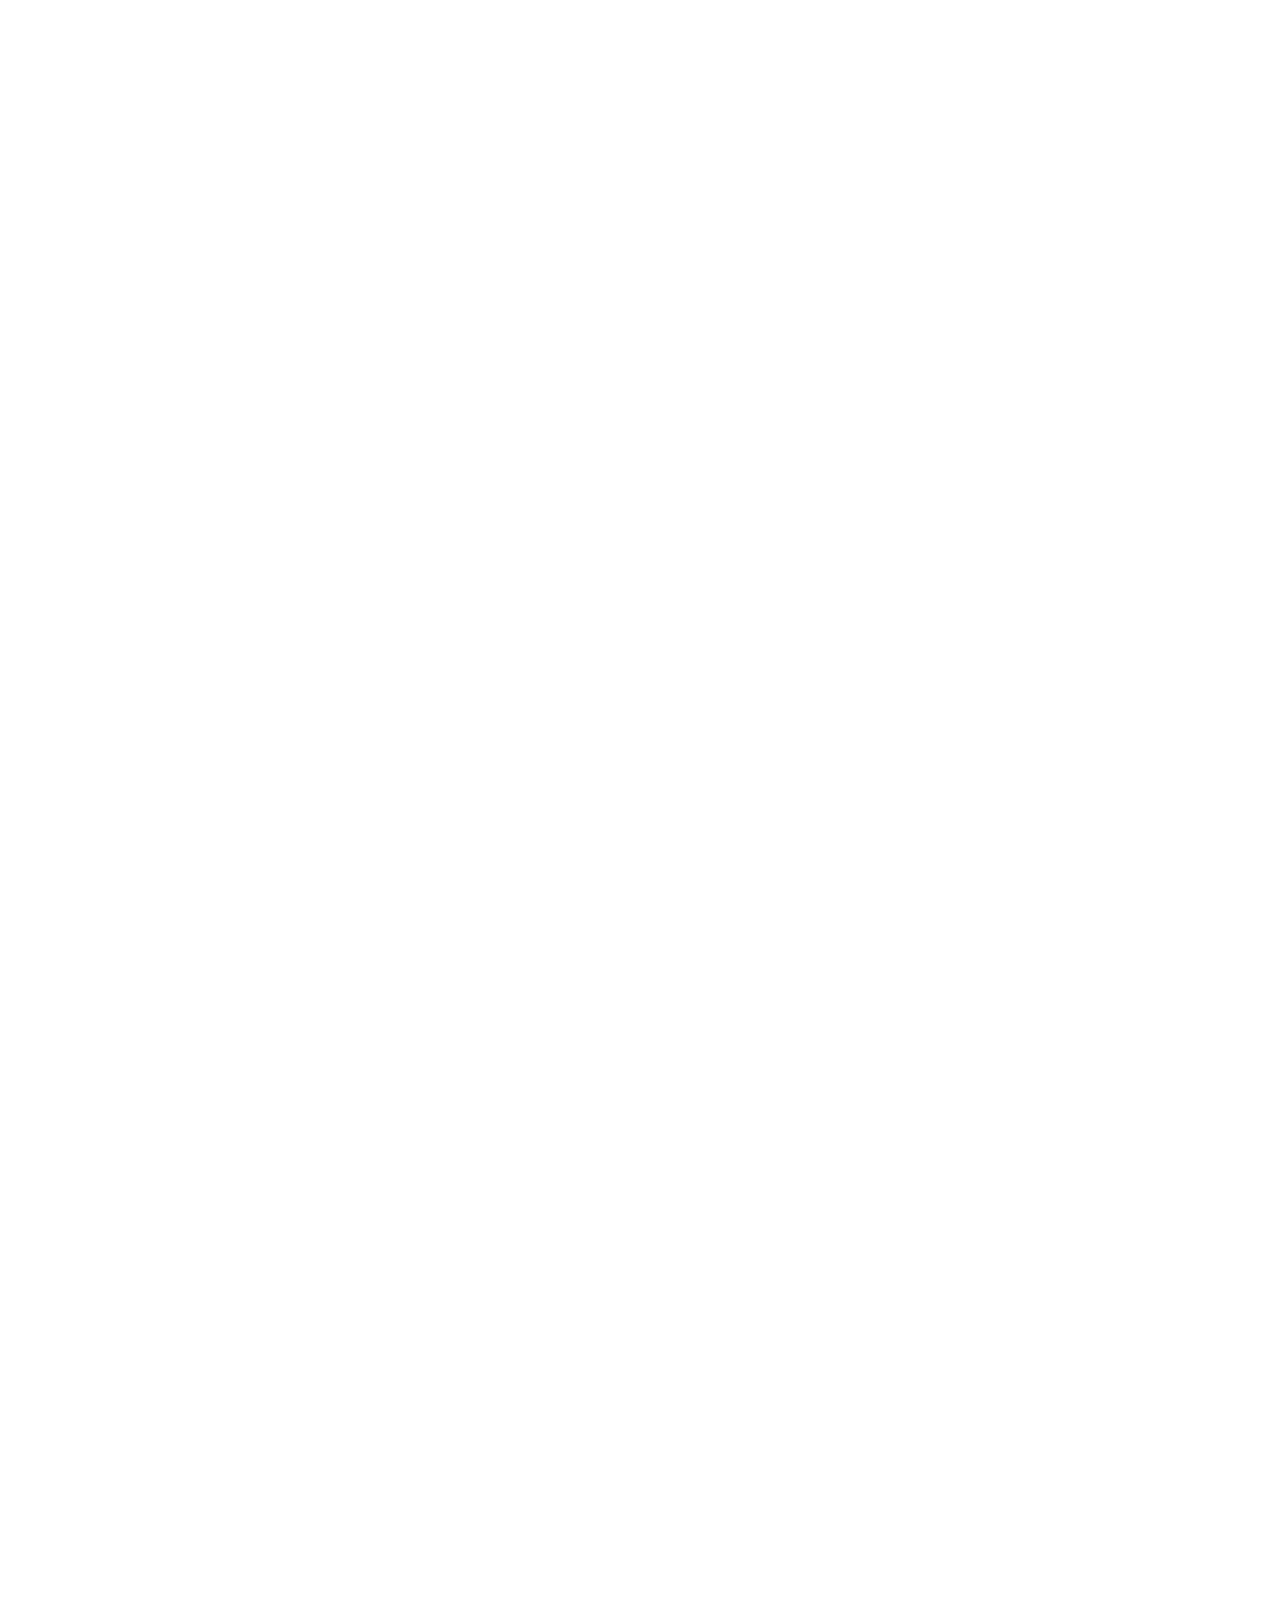
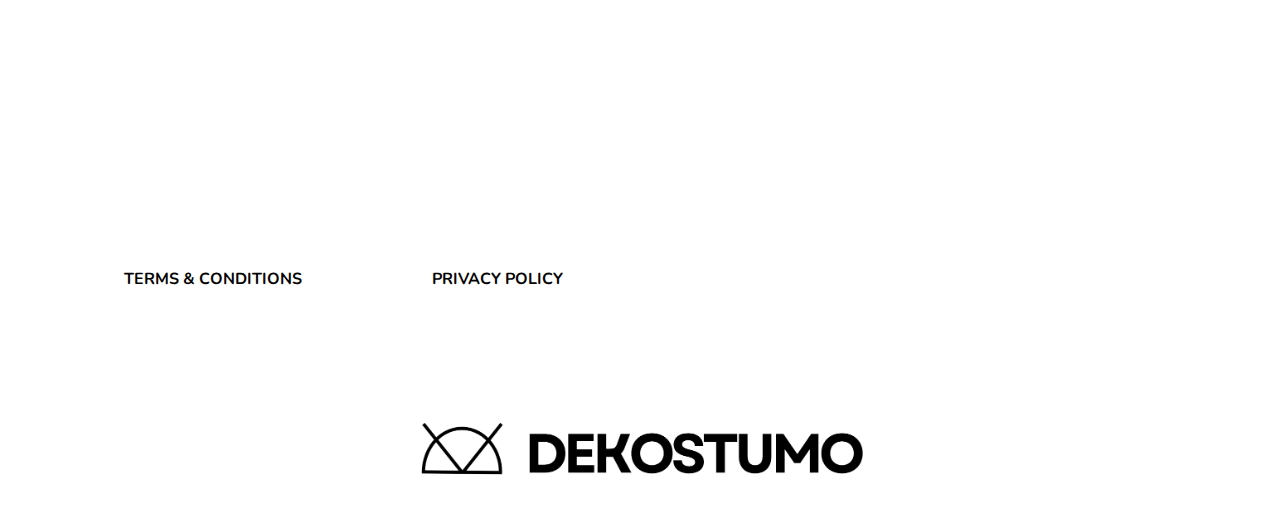
<file: privacy_policy.html>
<!DOCTYPE html>
<html lang="en">

<head>
  <meta charset="utf-8">
  <meta content="width=device-width, initial-scale=1.0" name="viewport">

  <title>Privacy & Policy</title>
  <meta content="" name="description">

  <meta content="" name="keywords">

  <!-- Favicons -->
  <link href="assets/img/dekostumo.png" rel="icon">
  <link href="assets/img/dekostumo.png" rel="apple-touch-icon">

  <!-- Google Fonts -->
  <link href="https://fonts.googleapis.com/css?family=Open+Sans:300,300i,400,400i,600,600i,700,700i|Nunito:300,300i,400,400i,600,600i,700,700i|Poppins:300,300i,400,400i,500,500i,600,600i,700,700i" rel="stylesheet">

  <!-- Vendor CSS Files -->
  <link href="assets/vendor/bootstrap/css/bootstrap.min.css" rel="stylesheet">
  <link href="assets/vendor/bootstrap-icons/bootstrap-icons.css" rel="stylesheet">
  <link href="assets/vendor/aos/aos.css" rel="stylesheet">
  <link href="assets/vendor/remixicon/remixicon.css" rel="stylesheet">
  <link href="assets/vendor/swiper/swiper-bundle.min.css" rel="stylesheet">
  <link href="assets/vendor/glightbox/css/glightbox.min.css" rel="stylesheet">

  <!-- Template Main CSS File -->
  <link href="assets/css/style.css" rel="stylesheet">

  <style>
    .sosial-media{
      text-align:center;
    }
    .sosial-media a {
      font-size:120px;
      color:white;
      transition:0.5s;
    }

    .sosial-media a:hover {
      font-size:120px;
      color:#444;
      
    }
    
    .tulisan{
      font-size:15px;
    }

    .tulisanutama {
      font-size:20px;
      font-weight: bolder;
      
    }

    .tulisanutamadua {
      font-size:20px;
      /* font-weight: bolder; */
      
    }

    .martengah{
      margin-top:120px;
      /* margin-right:40px;
      margin-left:40px; */
      text-align: justify;
      /* padding-left: 30px;
      padding-right:30px; */
    }

    .list-acceptance{
      font-size:15px;
    }


    .translated-ltr{margin-top:-40px;}
.translated-ltr{margin-top:-40px;}
.goog-te-banner-frame {display: none;margin-top:-20px;}

.goog-logo-link {
   display:none !important;
} 



.goog-te-gadget{
   color: transparent !important;
  
}

.goog-te-combo{
border:1px solid #ccc;
border-radius:2px;
box-sizing: border-box;
width:100%;
resize:vertical;
padding:7px;

}


  </style>

  <!-- =======================================================
  * Template Name: FlexStart - v1.7.0
  * Template URL: https://bootstrapmade.com/flexstart-bootstrap-startup-template/
  * Author: BootstrapMade.com
  * License: https://bootstrapmade.com/license/
  ======================================================== -->
</head>

<body style = "padding-left: 50px;padding-right:50px;">

  <!-- ======= Header ======= -->
  <header id="header" class="header fixed-top">
    <div class="container-fluid container-xl d-flex align-items-center justify-content-between">

      <a href="index.html" class="logo d-flex align-items-center">
        <img src="assets/img/dekostumo.png" alt="">
        <span>DEKOSTUMO</span>
      </a>

      <nav id="navbar" class="navbar">
        <ul>
          <li><a class="nav-link scrollto active" href="http://www.dekostumoid.com/product.html">Our Products</a></li>
          <li><a class="nav-link scrollto" href="#about">Help</a></li>

                    <!-- <li> <a class="nav-link scrollto" ><div id="google_translate_element" style = "margin-top:15px;"></div></a> </li>
    -->

          <!-- <li><a class = "nav-bahasa" href="blog.html">ID</a></li> <span class = "nav-bahasa">|</span> <li class = "nav-bahasa" ><a style = "padding:0" href="blog.html">ENG</a></li> -->
   
          <!-- <li><a class="getstarted scrollto" href="#about">Get Started</a></li> -->
        </ul>
        <i class="bi bi-list mobile-nav-toggle"></i>
      </nav><!-- .navbar -->

    </div>
  </header><!-- End Header -->


  <section id="hero" class="hero d-flex align-items-center martengah">

    <div class="container">
      <div class="row" >



        <div class="col-lg-12" data-aos="zoom-out" data-aos-delay="200">
                 
          <h3 data-aos="fade-up" data-aos-delay="400" class = "tulisanutamadua">
            Kebijakan Privasi
          </h3>
   
          <h4 data-aos="fade-up" data-aos-delay="400" class = "tulisan">
           <i>Berlaku pada </i> 
          </h4>
          <br>

          <h4 data-aos="fade-up" data-aos-delay="400" class = "tulisan">
            Dekostumo (juga disebut "kami", "milik kami" atau "kami") memahami bahwa privasi penting bagi pengguna dan pelanggan situs web kami. Kebijakan Privasi ini menetapkan bagaimana kami akan mengumpulkan dan menggunakan informasi pribadi yang Anda berikan kepada kami saat menggunakan situs web yang terletak di www.dekostumo.com (“Situs”) dan/atau layanan yang disediakan darinya (“Layanan”). Kebijakan Privasi ini hanya berlaku untuk Situs dan Layanan. Ini tidak berlaku untuk situs, produk atau layanan lain dari Dekostumo, afiliasinya, penjual pihak ketiga, atau pelanggan.
          </h4>
          <br>
          <h4 data-aos="fade-up" data-aos-delay="400" class = "tulisan">
            Dengan mengakses atau menggunakan Situs, Anda dianggap menerima ketentuan Kebijakan Privasi ini. Jika Anda tidak menyetujui Kebijakan Privasi ini, Anda tidak boleh mengakses atau menggunakan Situs atau Layanan. Kami berhak, atas kebijakan kami, untuk mengubah, memodifikasi, menambah atau menghapus bagian dari Kebijakan Privasi ini dari waktu ke waktu dan perubahan tersebut akan diposting di Situs. Kami mendorong Anda untuk meninjau Situs secara berkala untuk informasi terbaru tentang praktik privasi kami.
          </h4>
          <br>
          <h4 data-aos="fade-up" data-aos-delay="400" class="tulisan">
            Situs, bersama dengan semua isinya, dimiliki atau dikendalikan oleh Dekostumo, sebuah perusahaan yang berkantor pusat di Sukabumi, Jawa Barat, Indonesia.
          </h4>
          <br>

          <h3 data-aos="fade-up" data-aos-delay="400" class = "tulisanutamadua">
            INFORMASI IDENTITAS PRIBADI YANG KAMI KUMPULKAN
          </h3>
          <h4 data-aos="fade-up" data-aos-delay="400" class = "tulisan">
            Untuk menyediakan Situs dan Layanan, kami dapat mengumpulkan dan memproses informasi pribadi tertentu yang Anda kirimkan secara sukarela kepada kami, seperti melalui halaman kontak kami, melalui email, dengan mencari pekerjaan dengan kami, dengan membuat akun di Situs atau cara lain.  Kami menjaga keamanan informasi ini dan mencegah akses tidak sah atau penggunaan yang melanggar hukum seperti yang dijelaskan di bagian "Keamanan" di bawah ini.
          </h4>
          <br>
          <br>
          <h4 data-aos="fade-up" data-aos-delay="400" class = "tulisan">
            Informasi pribadi yang Anda berikan kepada kami dapat mencakup nama, alamat, tanggal lahir, jenis kelamin, alamat email dan/atau nomor ponsel Anda.
          </h4>
          <br>

          <h3 data-aos="fade-up" data-aos-delay="400" class = "tulisanutamadua">
            INFORMASI NON-PRIBADI ATAU AGGREGAT YANG KAMI KUMPULKAN
          </h3>
          <h4 data-aos="fade-up" data-aos-delay="400" class = "tulisan">
            Saat Anda mengunjungi Situs, kami dapat secara otomatis mengumpulkan informasi non-identifikasi tertentu tentang Anda, seperti jenis browser atau sistem operasi perangkat yang Anda gunakan, nama domain situs web yang Anda tautkan ke kami, jumlah waktu yang Anda habiskan di Situs dan halaman di Situs yang Anda lihat. Kami juga dapat mengumpulkan informasi yang dikumpulkan dari pengguna kami (seperti jumlah pengguna di wilayah tertentu atau memiliki karakteristik tertentu).
          </h4>
          <br>
           <br>


           <h3 data-aos="fade-up" data-aos-delay="400" class = "tulisanutamadua">
            PENGGUNAAN INFORMASI
          </h3>
          <h4 data-aos="fade-up" data-aos-delay="400" class = "tulisan">
            Informasi yang kami kumpulkan tentang Anda atau Anda berikan kepada kami akan digunakan untuk memberi Anda Layanan dan layanan lain apa pun yang terkait dengannya.
          </h4>
          <br>
          <h4 data-aos="fade-up" data-aos-delay="400" class = "tulisan">
            Selain itu, kami dapat menggunakan informasi pribadi Anda untuk:
         <ul>
           <li>Menanggapi pertanyaan langsung Anda.</li>
           <li>Mengoperasikan Situs dan menyediakan layanan khusus apa pun yang Anda minta.</li>
           <li>Memenuhi tujuan lain yang Anda berikan.</li>
           <li>Memberi Anda pemberitahuan tentang akun Anda, termasuk pemberitahuan kedaluwarsa dan pembaruan.</li>
           <li>Melaksanakan kewajiban kami dan menegakkan hak kami yang timbul dari setiap kontrak yang dibuat antara Anda dan kami, termasuk untuk penagihan dan penagihan.</li>
           <li>Membuat profil untuk membantu kami menganalisis atau memprediksi preferensi atau minat pribadi Anda untuk tujuan pemasaran.</li>
           <li>Menyimpan dan mengidentifikasi desain produk Anda di Situs.</li>
         </ul>
          </h4>
           <br>
           
           <h4 data-aos="fade-up" data-aos-delay="400" class = "tulisan">
            Anda dapat menarik persetujuan Anda atas penggunaan informasi pribadi Anda oleh kami kapan saja dengan menghubungi kami di support@dekostumo.com; namun, dalam hal itu, kami mungkin tidak dapat memberikan Layanan kami kepada Anda.
          </h4>
           <br>
           <br>
           <h3 data-aos="fade-up" data-aos-delay="400" class = "tulisanutamadua">
            PEMBAGIAN INFORMASI
          </h3>
          <h4 data-aos="fade-up" data-aos-delay="400" class = "tulisan">
            Informasi yang kami kumpulkan tentang Anda atau Anda berikan kepada kami akan digunakan untuk memberi Anda Layanan dan layanan lain apa pun yang terkait dengannya.
          </h4>

          <br>

          <h4 data-aos="fade-up" data-aos-delay="400" class = "tulisan">
            Kami hanya akan membagikan informasi pribadi Anda seperti yang dijelaskan di bawah ini, kecuali Anda telah secara khusus menyetujui jenis penggunaan lain, baik pada saat informasi pribadi dikumpulkan dari Anda atau melalui bentuk persetujuan lain dari Anda.
          </h4>

          <br>

          <h4 data-aos="fade-up" data-aos-delay="400" class = "tulisan">
            Kami dapat mengungkapkan informasi pribadi Anda dengan alasan:
            <ul>
              <li>Untuk anak perusahaan dan afiliasi kami.</li>
              <li>Kepada kontraktor, penyedia layanan, dan pihak ketiga lainnya yang kami gunakan untuk mendukung bisnis kami dan yang terikat oleh kewajiban kontrak untuk menjaga kerahasiaan informasi pribadi dan menggunakannya hanya untuk tujuan yang kami ungkapkan kepada mereka.</li>
              <li>Kepada pembeli atau penerus lainnya dalam hal terjadi merger, divestasi, restrukturisasi, reorganisasi, pembubaran, atau penjualan atau pengalihan sebagian atau seluruh aset Dekostumo, baik sebagai kelangsungan usaha atau sebagai bagian dari kepailitan, likuidasi, atau proses serupa, di mana informasi pribadi yang dipegang oleh Represent tentang pengguna kami termasuk di antara aset yang ditransfer.</li>
               <li>Untuk memenuhi tujuan apa pun yang Anda berikan.</li>
               <li>Untuk mematuhi perintah pengadilan, hukum, atau proses hukum apa pun, termasuk untuk menanggapi permintaan pemerintah atau peraturan apa pun.</li>
               <li>Untuk menegakkan atau menerapkan syarat dan ketentuan kontrak kami, termasuk untuk tujuan penagihan dan penagihan.</li>
               <li>Untuk menyelidiki dugaan penipuan, pelecehan atau pelanggaran lain terhadap hukum, aturan atau regulasi, atau kebijakan Situs.</li>
            </ul>
          </h4>

          <br>

          <h3 data-aos="fade-up" data-aos-delay="400" class = "tulisanutamadua">
            IKLAN BERDASARKAN MINAT
          </h3>
          <h4 data-aos="fade-up" data-aos-delay="400" class = "tulisan">
            Kami dapat secara langsung atau melalui vendor pihak ketiga menggunakan informasi yang tidak dapat diidentifikasi secara pribadi sehubungan dengan informasi kami sendiri atau vendor kami untuk menampilkan atau mengirimkan iklan bertarget kepada Anda di Situs kami dan untuk mengelola iklan kami di situs lain. Cookie, data clickstream, suar web, dan teknologi serupa lainnya dapat digunakan untuk mengumpulkan informasi guna menyediakan iklan yang dipersonalisasi. Misalnya, jika Anda mencari informasi tentang produk tertentu, kami atau vendor kami dapat menyebabkan iklan muncul di situs web lain yang Anda lihat dengan informasi tentang produk tersebut. Bentuk periklanan ini, kadang-kadang disebut “iklan berbasis minat”, didasarkan pada informasi anonim dan bukan pada informasi pribadi apa pun. Akibatnya, kami dan vendor kami mengetahui minat Anda, tetapi tidak mengidentifikasi Anda secara pribadi sehubungan dengan penayangan iklan tertentu tersebut. Kami percaya bahwa iklan tersebut sangat membantu karena Anda akan melihat iklan yang relevan dengan minat Anda. Namun, jika Anda ingin menyisih dari iklan berbasis minat ini, harap ikuti proses penyisihan yang dijelaskan di bawah di bawah “Menyisih dari Iklan Berbasis Minat.”
          </h4>
          <br>

          <h3 data-aos="fade-up" data-aos-delay="400" class = "tulisanutamadua">
            COOKIE
          </h3>
          <h4 data-aos="fade-up" data-aos-delay="400" class = "tulisan">
            Kami dapat menempatkan file data kecil di perangkat atau hard drive perangkat Anda yang dikenal sebagai "cookies" atau jenis file serupa (seperti clear gif, web beacon, tag, dll.) untuk tujuan memfasilitasi dan meningkatkan komunikasi dan interaksi Anda dengan Situs. Banyak situs web menggunakan cookie untuk tujuan ini. Cookie juga digunakan untuk mengumpulkan penggunaan umum dan informasi statistik volume. Kami menggunakan informasi ini secara internal, untuk membantu kami memelihara dan meningkatkan efisiensi dan kegunaan Situs. Kami juga dapat menggunakan dan menempatkan cookie pada perangkat Anda dari penyedia layanan pihak ketiga kami sehubungan dengan Situs, seperti penyedia analitik yang membantu kami mengelola dan menganalisis penggunaan Situs. Kami juga menggunakan cookie ID sesi dan cookie tetap. Cookie ID sesi kedaluwarsa saat Anda menutup browser. Cookie persisten kami dapat tetap aktif di perangkat Anda hingga 1-3 tahun (tergantung pada tujuan cookie) atau hingga Anda menghapusnya secara manual. Kami menetapkan cookie tetap untuk memungkinkan kami melacak dan menargetkan minat pengguna untuk meningkatkan layanan yang kami sediakan. Cookie dan item serupa tidak digunakan oleh kami untuk secara otomatis mengambil informasi pribadi dari perangkat Anda tanpa sepengetahuan Anda. Jika Anda tidak ingin menerima cookie atau ingin membatasi atau menghapusnya dari perangkat Anda, Anda dapat melakukannya dengan mengubah pengaturan di komputer atau browser Anda, dalam hal ini Anda masih dapat menggunakan Situs kami, tetapi dapat mengganggu beberapa fungsinya.
          </h4>

          <br>

          <h3 data-aos="fade-up" data-aos-delay="400" class = "tulisanutamadua">
            DATA CLICKSTREAM
          </h3>
          <h4 data-aos="fade-up" data-aos-delay="400" class = "tulisan">
            Saat Anda menggunakan Internet, jejak informasi elektronik tertinggal di setiap situs web yang Anda kunjungi. Informasi ini, yang terkadang disebut sebagai “data clickstream”, dapat dikumpulkan dan disimpan oleh server situs web. Data Clickstream dapat memberi tahu kami jenis perangkat dan perangkat lunak penjelajahan yang Anda gunakan dan alamat situs web yang Anda tautkan ke Situs. Kami dapat mengumpulkan dan menggunakan data clickstream untuk secara anonim menentukan berapa banyak waktu yang dihabiskan pengunjung di situs web, bagaimana pengunjung menavigasi di seluruh situs web dan bagaimana kami dapat menyesuaikan Situs kami untuk memenuhi kebutuhan konsumen dengan lebih baik. Informasi ini akan digunakan untuk meningkatkan Situs dan Layanan kami. Setiap pengumpulan atau penggunaan data clickstream akan bersifat anonim, dan tidak akan dengan sengaja berisi data pribadi apa pun.
          </h4>

          <br>

          <h3 data-aos="fade-up" data-aos-delay="400" class = "tulisanutamadua">
            KEAMANAN
          </h3>
          <h4 data-aos="fade-up" data-aos-delay="400" class = "tulisan">
            Kami telah menerapkan langkah-langkah teknis dan organisasi, sesuai dengan risikonya, untuk melindungi informasi pribadi Anda dari penghancuran, kehilangan atau perubahan yang tidak disengaja atau melanggar hukum dan pengungkapan atau akses yang tidak sah. Namun, karena sifat Internet yang terbuka, kami tidak dapat memastikan atau menjamin keamanan informasi apa pun yang disediakan secara online.
          </h4>

          <br>


          <h3 data-aos="fade-up" data-aos-delay="400" class = "tulisanutamadua">
            RETENSI DATA
          </h3>
          <h4 data-aos="fade-up" data-aos-delay="400" class = "tulisan">
            Kami menyimpan informasi pribadi Anda, jika disediakan oleh Anda melalui Situs, selama pertanyaan Anda aktif (sebagaimana ditentukan oleh kami) dan untuk waktu yang wajar setelahnya, atau jika berlaku, selama Anda tetap berada di daftar pemasaran kami. Kami juga dapat menyimpan informasi pribadi Anda untuk jangka waktu yang lebih lama berdasarkan kepentingan sah kami dalam memberikan Layanan kami kepada Anda atau sebagaimana diperlukan untuk mematuhi kewajiban hukum kami, untuk menyelesaikan perselisihan, dan untuk menegakkan perjanjian kami. Meskipun kami menghapus sebagian atau semua informasi pribadi Anda, kami dapat terus menyimpan dan menggunakan data agregat atau anonim yang dikumpulkan sebelumnya sehingga tidak dapat lagi digunakan untuk identifikasi pribadi dan/atau menganonimkan atau menggabungkan informasi pribadi Anda. Harap dicatat bahwa kami tidak akan bertanggung jawab atas pengungkapan data Anda karena kesalahan atau tindakan tidak sah dari pihak ketiga.
          </h4>
          
          <br>


          <h3 data-aos="fade-up" data-aos-delay="400" class = "tulisanutamadua">
            SITUS LAIN
          </h3>
          <h4 data-aos="fade-up" data-aos-delay="400" class = "tulisan">
            Untuk kenyamanan Anda, kami mungkin menyediakan tautan ke situs web pihak ketiga dari dalam Situs. Kami tidak bertanggung jawab atas praktik privasi atau konten situs pihak ketiga ini, dan dengan memberikan tautan, kami tidak mendukung atau mempromosikan situs pihak ketiga tersebut. Ketika Anda menautkan keluar dari Situs kami, Anda melakukannya dengan risiko Anda sendiri. Kami sangat menganjurkan Anda untuk membaca kebijakan dan ketentuan dari setiap situs web yang Anda kunjungi.
          </h4>

          <br>

          
          <h3 data-aos="fade-up" data-aos-delay="400" class = "tulisanutamadua">
            LAYANAN JARINGAN SOSIAL
          </h3>
          <h4 data-aos="fade-up" data-aos-delay="400" class = "tulisan">
            Situs dapat berintegrasi dengan layanan jejaring sosial. Anda memahami bahwa kami tidak mengontrol layanan tersebut dan tidak bertanggung jawab atas cara mereka beroperasi. Meskipun kami dapat memberi Anda kemampuan untuk menggunakan layanan tersebut sehubungan dengan Situs kami, kami melakukannya hanya sebagai akomodasi dan, seperti Anda, mengandalkan layanan pihak ketiga tersebut untuk beroperasi dengan baik dan adil.
           <br> Anda harus menyadari bahwa informasi pribadi yang Anda sertakan secara sukarela dan kirimkan secara online di blog yang dapat diakses publik, jejaring sosial, atau secara online dapat dilihat dan digunakan oleh orang lain. Kami tidak dapat mengontrol penggunaan informasi pribadi Anda tersebut, dan dengan menggunakan layanan tersebut Anda menanggung risiko bahwa informasi pribadi yang Anda berikan dapat dilihat dan digunakan oleh pihak ketiga.
            
          </h4>

          <br>


          <h3 data-aos="fade-up" data-aos-delay="400" class = "tulisanutamadua">
            KOMUNIKASI DENGAN DEKOSTUMO
          </h3>
          <h4 data-aos="fade-up" data-aos-delay="400" class = "tulisan">
            Dengan memberikan alamat email Anda kepada kami, Anda secara tegas setuju untuk menerima email dari kami. Kami dapat menggunakan email untuk berkomunikasi dengan Anda, untuk mengirimkan informasi yang Anda minta atau untuk mengirimkan informasi tentang layanan lain yang kami sediakan, dengan ketentuan bahwa kami tidak akan memberikan alamat email Anda kepada pihak lain untuk mempromosikan produk atau layanan mereka secara langsung kepada Anda kecuali sebagaimana diatur dalam Kebijakan Privasi ini.
          </h4>

          <br>


          <h3 data-aos="fade-up" data-aos-delay="400" class = "tulisanutamadua">
            PROSES PEMBERHENTIAN
          </h3>
          <h4 data-aos="fade-up" data-aos-delay="400" class = "tulisan">
            Jika Anda tidak ingin informasi pribadi Anda dibagikan dengan pihak ketiga mana pun yang mungkin menggunakan informasi tersebut untuk tujuan pemasaran langsung, kirimkan email ke support@dekostumo.com yang menyatakan bahwa Anda ingin menyisih dari pengungkapan tersebut. Namun, kami tidak bertanggung jawab untuk menghapus informasi pribadi Anda dari daftar pihak ketiga mana pun yang sebelumnya telah diberikan informasi Anda sesuai dengan Kebijakan Privasi ini.
            <br>
            Seperti disebutkan di atas, Anda dapat memilih keluar dari atau membatasi penempatan cookie pada perangkat Anda atau menghapusnya dari browser Anda dengan menyesuaikan preferensi browser web Anda. Harap perhatikan bahwa penyisihan berbasis cookie tidak efektif di banyak perangkat seluler. Namun, di banyak perangkat seluler, pengguna aplikasi dapat menyisih dari iklan seluler tertentu melalui pengaturan perangkat mereka.
          </h4>

          <br>


          <h3 data-aos="fade-up" data-aos-delay="400" class = "tulisanutamadua">
            PERTANYAAN DAN KOMENTAR
          </h3>
          <h4 data-aos="fade-up" data-aos-delay="400" class = "tulisan">
            Jika Anda memiliki pertanyaan atau komentar tentang Kebijakan Privasi ini atau praktik privasi kami, atau ingin melanjutkan menerima informasi yang sebelumnya Anda tidak terima, silakan hubungi kami di <a href="">support@dekostumo.com</a>.
          </h4>



        




          <div data-aos="fade-up" data-aos-delay="600">
            <div class="text-caenter text-lg-start">
              <!-- <a href="#about" class="btn-get-started scrollto d-inline-flex align-items-center justify-content-center align-self-center">
                <span>Get Started</span>
                <i class="bi bi-arrow-right"></i>
              </a> -->
            </div>
          </div>
        </div>
      </div>
    </div>

  </section><!-- End Hero -->

















  <main id="main">






  </main><!-- End #main -->

  <!-- ======= Footer ======= -->
  <footer id="footer" class="footer" style = "background-color: #fff;">

  
    <center>
    <div class="footer-top">

      <div class="container" style = "text-align:center;">

        <div class="row" style = "text-align:center;">
          <div class="col-lg-3 col-6 footer-links">
           <a href="https://www.dekostumoid.com/terms_condition.html" class = "align-items-center">
            <h4>Terms & Conditions</h4>
          </a>
          </div>

          <div class="col-lg-3 col-6 footer-links">
            <a href="https://www.dekostumoid.com/privacy_policy.html" class = "align-items-center">
              <h4>Privacy Policy</h4>
            </a>
          </div>

          <!-- <div class="col-lg-3 col-6 footer-links">
            <a href="" class = "align-items-center">
              <h4>About Us</h4>
            </a>
          </div>

          <div class="col-lg-3 col-6 footer-links">
            <a href="" class = "align-items-center">
              <h4>Frequently Asked Question</h4>
            </a>
          </div> -->

        </div>
          </div>
     

    </div>
  </center>


  <center>

    <div class="container" >
      <div class="copyright">

         
            <img src="assets/img/dekostumo-logo-1.png" alt="" style = "width:40%;">
             <!-- <strong><span style = "color:#050404; font-size: 20px;">DEKOSTUMO</span></strong> -->
    

       
      </div>

     </div>
    </center>
  </footer><!-- End Footer -->

  <a href="#" class="back-to-top d-flex align-items-center justify-content-center"><i class="bi bi-arrow-up-short"></i></a>

  <!-- Vendor JS Files -->
  <script type="text/javascript">
    // function googleTranslateElementInit() {
    //   new google.translate.TranslateElement({pageLanguage: 'id'}, 'google_translate_element');
    // }
    
    function googleTranslateElementInit() {
        new google.translate.TranslateElement({pageLanguage: 'en' , includedLanguages : 'en,id'}, 'google_translate_element');
      }

      $(document).ready(function() {
        
        $('.goog-te-combo').addClass('form-control');

      })


    </script>


  <script type="text/javascript" src="//translate.google.com/translate_a/element.js?cb=googleTranslateElementInit"></script>



  <script src="assets/vendor/bootstrap/js/bootstrap.bundle.js"></script>
  <script src="assets/vendor/aos/aos.js"></script>
  <script src="assets/vendor/php-email-form/validate.js"></script>
  <script src="assets/vendor/swiper/swiper-bundle.min.js"></script>
  <script src="assets/vendor/purecounter/purecounter.js"></script>
  <script src="assets/vendor/isotope-layout/isotope.pkgd.min.js"></script>
  <script src="assets/vendor/glightbox/js/glightbox.min.js"></script>

  <!-- Template Main JS File -->
  <script src="assets/js/main.js"></script>

</body>

</html>
</file>
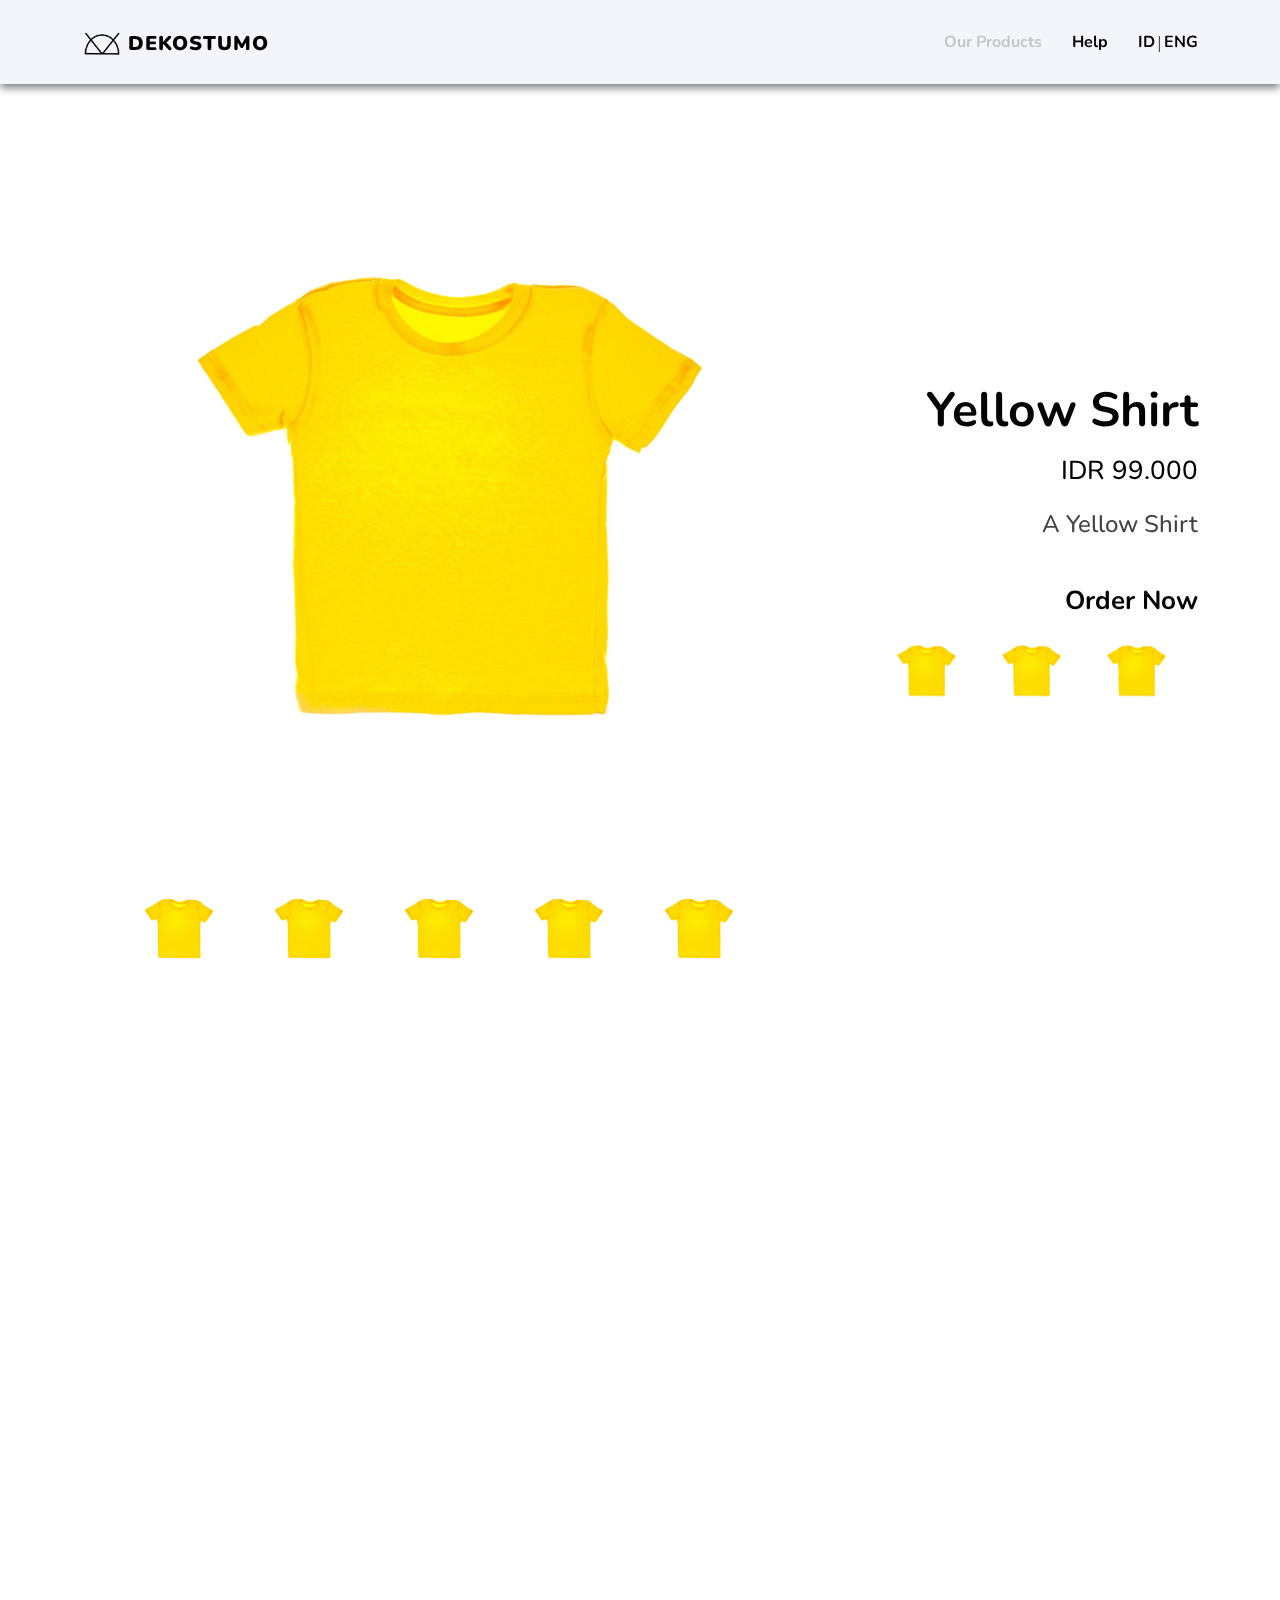
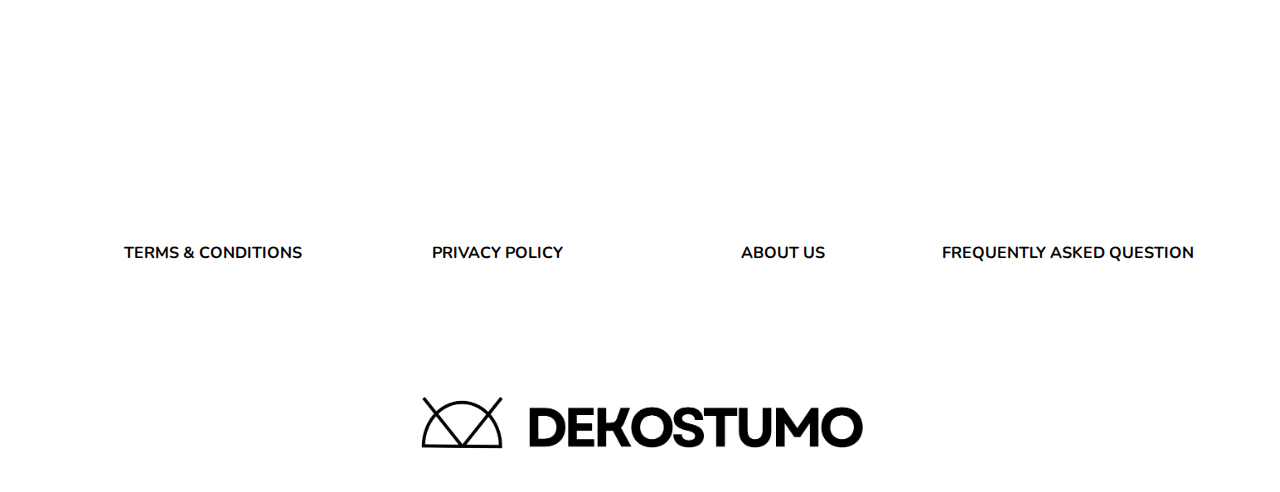
<file: product-specific.html>
<!DOCTYPE html>
<html lang="en">

<head>
  <meta charset="utf-8">
  <meta content="width=device-width, initial-scale=1.0" name="viewport">

  <title>Specific Product</title>
  <meta content="" name="description">

  <meta content="" name="keywords">

  <!-- Favicons -->
  <link href="assets/img/dekostumo.png" rel="icon">
  <link href="assets/img/dekostumo.png" rel="apple-touch-icon">

  <!-- Google Fonts -->
  <link href="https://fonts.googleapis.com/css?family=Open+Sans:300,300i,400,400i,600,600i,700,700i|Nunito:300,300i,400,400i,600,600i,700,700i|Poppins:300,300i,400,400i,500,500i,600,600i,700,700i" rel="stylesheet">

  <!-- Vendor CSS Files -->
  <link href="assets/vendor/bootstrap/css/bootstrap.min.css" rel="stylesheet">
  <link href="assets/vendor/bootstrap-icons/bootstrap-icons.css" rel="stylesheet">
  <link href="assets/vendor/aos/aos.css" rel="stylesheet">
  <link href="assets/vendor/remixicon/remixicon.css" rel="stylesheet">
  <link href="assets/vendor/swiper/swiper-bundle.min.css" rel="stylesheet">
  <link href="assets/vendor/glightbox/css/glightbox.min.css" rel="stylesheet">

  <!-- Template Main CSS File -->
  <link href="assets/css/style.css" rel="stylesheet">

  <style>
    .sosial-media{
      text-align:center;
    }
    .sosial-media a {
      font-size:120px;
      color:white;
      transition:0.5s;
    }

    .sosial-media a:hover {
      font-size:120px;
      color:#444;
      
    }

    .judul-list{
      font-weight: 800;
      color:#000;
    }

    .judul-list ul li{
      font-weight: 500;
      color:#000;
    }

    .judul-list ul li a{
            color:#000;
    }

    .judul-list ul li a:hover{
            color:#444;
    }

    .judul-list ul li a:active{
            color:#444;
    }

  </style>

  <!-- =======================================================
  * Template Name: FlexStart - v1.7.0
  * Template URL: https://bootstrapmade.com/flexstart-bootstrap-startup-template/
  * Author: BootstrapMade.com
  * License: https://bootstrapmade.com/license/
  ======================================================== -->
</head>

<body>

  <!-- ======= Header ======= -->
  <header id="header" class="header fixed-top">
    <div class="container-fluid container-xl d-flex align-items-center justify-content-between">

      <a href="index.html" class="logo d-flex align-items-center">
        <img src="assets/img/dekostumo.png" alt="">
        <span>DEKOSTUMO</span>
      </a>

      <nav id="navbar" class="navbar">
        <ul>
          <li><a class="nav-link scrollto active" href="#hero">Our Products</a></li>
          <li><a class="nav-link scrollto" href="#about">Help</a></li>

            <li><a href="blog.html">ID</a></li>|<li ><a style = "padding:0" href="blog.html">ENG</a></li>
   
          <!-- <li><a class="getstarted scrollto" href="#about">Get Started</a></li> -->
        </ul>
        <i class="bi bi-list mobile-nav-toggle"></i>
      </nav><!-- .navbar -->

    </div>
  </header><!-- End Header -->

  <!-- ======= Hero Section ======= -->
  <section id="hero" class="hero d-flex align-items-center" style = "margin-top:20px;">


    <div class="container" style = "margin-top:1%;">
      <!-- <center>
        <h1>Our Products !</h1>
      </center> -->
   
  
  <br>
  
      <div class="row" style = "margin-bottom:20%;" >

       

        <div class="col-lg-8 d-flex flex-column justify-content-center" data-aos="zoom-out" data-aos-delay="200">
         <img src="./assets/img/baju/yellow-shirt.jpg" alt="">
         <br>
         <center>
          <ul style = "list-style-type: none; overflow:hidden">
            <li style = "float:left"><img src="./assets/img/baju/yellow-shirt.jpg" alt="" style = "width:100px;margin-left: 15px; margin-right:15px;"></li>
            <li style = "float:left"><img src="./assets/img/baju/yellow-shirt.jpg" alt="" style = "width:100px;margin-left: 15px; margin-right:15px;"></li>
            <li style = "float:left"><img src="./assets/img/baju/yellow-shirt.jpg" alt="" style = "width:100px;margin-left: 15px; margin-right:15px;"></li>
            <li style = "float:left"><img src="./assets/img/baju/yellow-shirt.jpg" alt="" style = "width:100px;margin-left: 15px; margin-right:15px;"></li>
            <li style = "float:left"><img src="./assets/img/baju/yellow-shirt.jpg" alt="" style = "width:100px;margin-left: 15px; margin-right:15px;"></li>
        </ul>
         </center>


         
        </div>



        <div class="col-lg-4 d-flex flex-column justify-content-center" data-aos="zoom-out" data-aos-delay="200">
          <!-- <img src="assets/img/heros.png" class="img-fluid" alt="" style = "margin-top:90px;"> -->
          <div style = "text-align:right">
            <h1>Yellow Shirt</h1>
            <h2>IDR 99.000</h2>
            <br>
            <h4>A Yellow Shirt</h4>
            <br>

            <h2> <strong>Order Now</strong> </h2>
            <ul style = "list-style-type: none; overflow:hidden; margin-top:10px;">
              <li style = "float:left"><img src="./assets/img/baju/yellow-shirt.jpg" alt="" style = "width:85px;margin-left: 10px; margin-right:10px;"></li>
              <li style = "float:left"><img src="./assets/img/baju/yellow-shirt.jpg" alt="" style = "width:85px;margin-left: 10px; margin-right:10px;"></li>
              <li style = "float:left"><img src="./assets/img/baju/yellow-shirt.jpg" alt="" style = "width:85px;margin-left: 10px; margin-right:10px;"></li>
            
          </ul>
  
          </div>


        </div>
        


        <div class="col-lg-8" data-aos="zoom-out" data-aos-delay="200">
        
          <h2 style = "margin-bottom:10px;" > <strong>Description</strong> </h2>
          <h6>A Yellow Shirt</h6>

          <br>

          <h2 style = "margin-bottom:10px;" > <strong>Materials</strong> </h2>
          <h6>Full Cotton</h6> 
          
        </div>


        <div class="col-lg-4" data-aos="zoom-out" data-aos-delay="200" style = "text-align:right;">
        
          <h5> <strong>Color</strong> </h5>
          <ul style = "list-style-type: none; overflow:hidden; margin-top:10px;">
            <li style = "float:right ; width:75px; height:75px; margin-left: 10px; margin-top:15px; margin-right:10px; background-color:red; border: 1px solid red ;"> </li>
            <li style = "float:right ; width:75px; height:75px;margin-left: 10px; margin-top:15px; margin-right:10px; background-color:red; border: 1px solid red ; "> </li>
            <li style = "float:right ; width:75px; height:75px;margin-left: 10px; margin-top:15px; margin-right:10px; background-color:red; border: 1px solid red ; "> </li>
            <li style = "float:right ; width:75px; height:75px;margin-left: 10px;  margin-top:15px;margin-right:10px; background-color:red; border: 1px solid red ; "> </li>
            <!-- <li style = "float:right"><div  style = "width:85px;margin-left: 10px; margin-right:10px; background-color:red " ></div></li>
            <li style = "float:right"><div  style = "width:85px;margin-left: 10px; margin-right:10px; background-color:red " ></div></li> -->
          
        </ul>

        <br>
        <br>


        <h5> <strong>Size</strong> </h5>
        <ul style = "list-style-type: none; overflow:hidden; margin-top:10px;">
          <li class="align-middle"  style = "float:right ; width:75px; height:75px; margin-left: 10px; margin-top:15px; margin-right:10px; background-color:#F4F4F4; border: 1px solid #F4F4F4 ; text-align:center;padding-top:20px;"> <span class="align-middle" style = "font-size:20px;">S</span> </li>
          <li  style = "float:right ; width:75px; height:75px;margin-left: 10px; margin-top:15px; margin-right:10px; background-color:#F4F4F4; border: 1px solid #F4F4F4 ; text-align:center;padding-top:20px;"> <span class="align-middle" style = "font-size:20px;">M</span> </li>
          <li style = "float:right ; width:75px; height:75px;margin-left: 10px; margin-top:15px; margin-right:10px; background-color:#F4F4F4; border: 1px solid #F4F4F4 ; text-align:center;padding-top:20px;"> <span class="align-middle" style = "font-size:20px;">L</span> </li>
          <li style = "float:right ; width:75px; height:75px;margin-left: 10px;  margin-top:15px;margin-right:10px; background-color:#F4F4F4; border: 1px solid #F4F4F4 ; text-align:center;padding-top:20px;"> <span class="align-middle" style = "font-size:20px;">XLs</span></li>
          <!-- <li style = "float:right"><div  style = "width:85px;margin-left: 10px; margin-right:10px; background-color:red " ></div></li>
          <li style = "float:right"><div  style = "width:85px;margin-left: 10px; margin-right:10px; background-color:red " ></div></li> -->
        
      </ul>


        </div>








      </div>




      <!-- <div class = "row">
        <div class="col-lg-8" data-aos="zoom-out" data-aos-delay="200">
        
          <h2> <strong>Description</strong> </h2>
          
        </div>



      </div> -->











    </div>

  </section><!-- End Hero -->

  <main id="main">






  </main><!-- End #main -->

  <!-- ======= Footer ======= -->
  <footer id="footer" class="footer" style = "background-color: #fff; ">

  
    <center>
    <div class="footer-top">

      <div class="container" style = "text-align:center;">

        <div class="row" style = "text-align:center;">
          <div class="col-lg-3 col-6 footer-links">
           <a href="https://www.dekostumoid.com/terms_condition.html" class = "align-items-center">
            <h4>Terms & Conditions</h4>
          </a>
          </div>

          <div class="col-lg-3 col-6 footer-links">
            <a href="https://www.dekostumoid.com/privacy_policy.html" class = "align-items-center">
              <h4>Privacy Policy</h4>
            </a>
          </div>

          <div class="col-lg-3 col-6 footer-links">
            <a href="" class = "align-items-center">
              <h4>About Us</h4>
            </a>
          </div>

          <div class="col-lg-3 col-6 footer-links">
            <a href="" class = "align-items-center">
              <h4>Frequently Asked Question</h4>
            </a>
          </div>

        </div>
          </div>
     

    </div>
  </center>


  <center>

    <div class="container" >
      <div class="copyright">

         
            <img src="assets/img/dekostumo-logo-1.png" alt="" style = "width:40%;">
             <!-- <strong><span style = "color:#050404; font-size: 20px;">DEKOSTUMO</span></strong> -->
    

       
      </div>

     </div>
    </center>
  </footer><!-- End Footer -->

  <a href="#" class="back-to-top d-flex align-items-center justify-content-center"><i class="bi bi-arrow-up-short"></i></a>

  <!-- Vendor JS Files -->
  <script src="assets/vendor/bootstrap/js/bootstrap.bundle.js"></script>
  <script src="assets/vendor/aos/aos.js"></script>
  <script src="assets/vendor/php-email-form/validate.js"></script>
  <script src="assets/vendor/swiper/swiper-bundle.min.js"></script>
  <script src="assets/vendor/purecounter/purecounter.js"></script>
  <script src="assets/vendor/isotope-layout/isotope.pkgd.min.js"></script>
  <script src="assets/vendor/glightbox/js/glightbox.min.js"></script>

  <!-- Template Main JS File -->
  <script src="assets/js/main.js"></script>

</body>

</html>
</file>
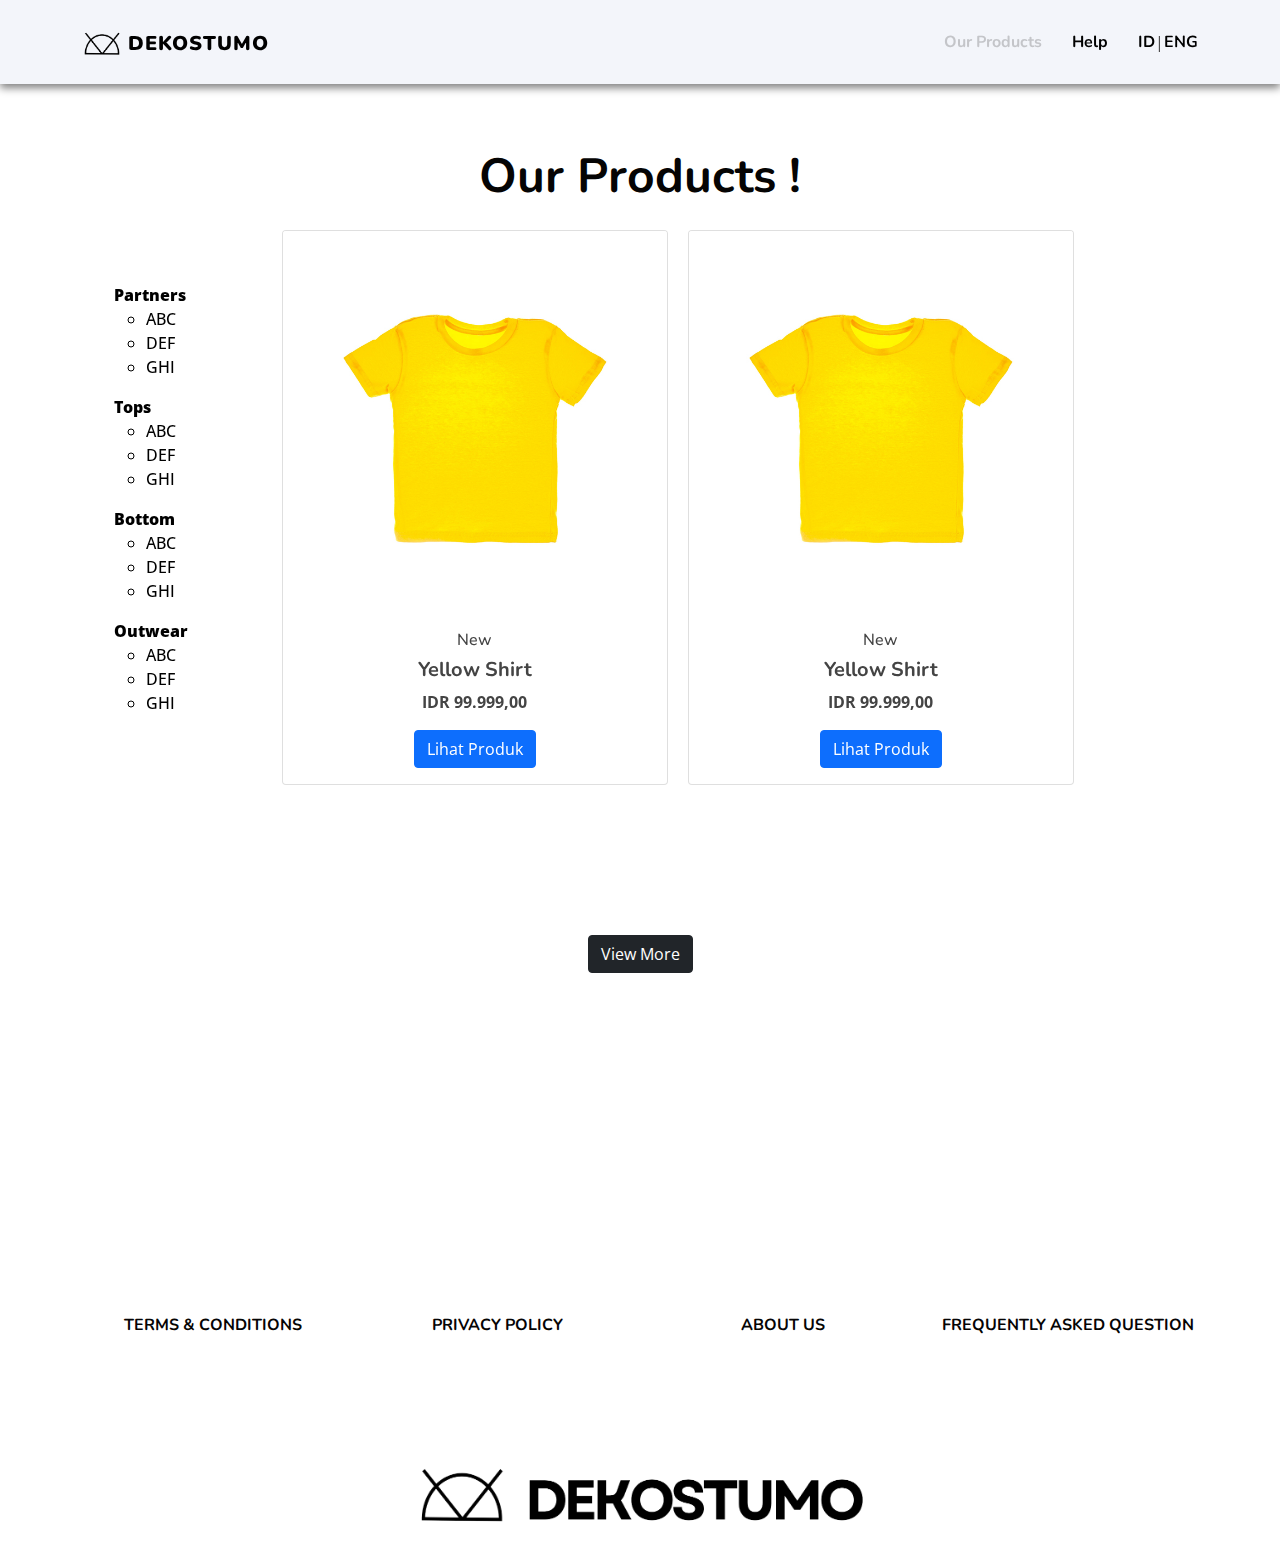
<file: product.html>
<!DOCTYPE html>
<html lang="en">

<head>
  <meta charset="utf-8">
  <meta content="width=device-width, initial-scale=1.0" name="viewport">

  <title>Our Products</title>
  <meta content="" name="description">

  <meta content="" name="keywords">

  <!-- Favicons -->
  <link href="assets/img/dekostumo.png" rel="icon">
  <link href="assets/img/dekostumo.png" rel="apple-touch-icon">

  <!-- Google Fonts -->
  <link href="https://fonts.googleapis.com/css?family=Open+Sans:300,300i,400,400i,600,600i,700,700i|Nunito:300,300i,400,400i,600,600i,700,700i|Poppins:300,300i,400,400i,500,500i,600,600i,700,700i" rel="stylesheet">

  <!-- Vendor CSS Files -->
  <link href="assets/vendor/bootstrap/css/bootstrap.min.css" rel="stylesheet">
  <link href="assets/vendor/bootstrap-icons/bootstrap-icons.css" rel="stylesheet">
  <link href="assets/vendor/aos/aos.css" rel="stylesheet">
  <link href="assets/vendor/remixicon/remixicon.css" rel="stylesheet">
  <link href="assets/vendor/swiper/swiper-bundle.min.css" rel="stylesheet">
  <link href="assets/vendor/glightbox/css/glightbox.min.css" rel="stylesheet">

  <!-- Template Main CSS File -->
  <link href="assets/css/style.css" rel="stylesheet">

  <style>
    .sosial-media{
      text-align:center;
    }
    .sosial-media a {
      font-size:120px;
      color:white;
      transition:0.5s;
    }

    .sosial-media a:hover {
      font-size:120px;
      color:#444;
      
    }

    .judul-list{
      font-weight: 800;
      color:#000;
    }

    .judul-list ul li{
      font-weight: 500;
      color:#000;
    }

    .judul-list ul li a{
            color:#000;
    }

    .judul-list ul li a:hover{
            color:#444;
    }

    .judul-list ul li a:active{
            color:#444;
    }

  </style>

  <!-- =======================================================
  * Template Name: FlexStart - v1.7.0
  * Template URL: https://bootstrapmade.com/flexstart-bootstrap-startup-template/
  * Author: BootstrapMade.com
  * License: https://bootstrapmade.com/license/
  ======================================================== -->
</head>

<body>

  <!-- ======= Header ======= -->
  <header id="header" class="header fixed-top">
    <div class="container-fluid container-xl d-flex align-items-center justify-content-between">

      <a href="index.html" class="logo d-flex align-items-center">
        <img src="assets/img/dekostumo.png" alt="">
        <span>DEKOSTUMO</span>
      </a>

      <nav id="navbar" class="navbar">
        <ul>
          <li><a class="nav-link scrollto active" href="#hero">Our Products</a></li>
          <li><a class="nav-link scrollto" href="#about">Help</a></li>

            <li><a href="blog.html">ID</a></li>|<li ><a style = "padding:0" href="blog.html">ENG</a></li>
   
          <!-- <li><a class="getstarted scrollto" href="#about">Get Started</a></li> -->
        </ul>
        <i class="bi bi-list mobile-nav-toggle"></i>
      </nav><!-- .navbar -->

    </div>
  </header><!-- End Header -->

  <!-- ======= Hero Section ======= -->
  <section id="hero" class="hero d-flex align-items-center" style = "margin-top:50px;">


    <div class="container" style = "margin-top:3%;">
      <center>
        <h1>Our Products !</h1>
      </center>
   
  
  <br>
  
      <div class="row" style = "margin-bottom:20%;" >
        <div class="col-lg-2 d-flex flex-column justify-content-center">
         
          <div data-aos="fade-up" data-aos-delay="600">
            <div class="text-center text-lg-start">

              <ul style = "list-style: none;">
                <li class = "judul-list">Partners
                  <ul style = "text-align:left">
                    <li> <a href="">ABC</a> </li>
                    <li><a href="">DEF</a></li>
                    <li><a href="">GHI</a></li>
                  </ul>
                </li>
                
                <li></li>
                <li></li>
              </ul>



              <ul style = "list-style: none;">
                <li class = "judul-list">Tops
                  <ul style = "text-align:left">
                    <li> <a href="">ABC</a> </li>
                    <li><a href="">DEF</a></li>
                    <li><a href="">GHI</a></li>
                  </ul>
                </li>
                
                <li></li>
                <li></li>
              </ul>







              <ul style = "list-style: none;">
                <li class = "judul-list">Bottom
                  <ul style = "text-align:left">
                    <li> <a href="">ABC</a> </li>
                    <li><a href="">DEF</a></li>
                    <li><a href="">GHI</a></li>
                  </ul>
                </li>
                
                <li></li>
                <li></li>
              </ul>






              <ul style = "list-style: none;">
                <li class = "judul-list">Outwear
                  <ul style = "text-align:left">
                    <li> <a href="">ABC</a> </li>
                    <li><a href="">DEF</a></li>
                    <li><a href="">GHI</a></li>
                  </ul>
                </li>
                
                <li></li>
                <li></li>
              </ul>






            </div>
          </div>
        </div>
        <div class="col-lg-10" data-aos="zoom-out" data-aos-delay="200">
          <!-- <img src="assets/img/heros.png" class="img-fluid" alt="" style = "margin-top:90px;"> -->
         
         
         <center>
          <div class="col-5 produk" data-aos="zoom-out" data-aos-delay="200" style = "margin-left:10px; margin-right:10px;">
            <!-- <img src="assets/img/heros.png" class="img-fluid" alt="" style = "margin-top:90px;"> -->
          

            <div class="card">
              <center>
                <img class="card-img-top" src="./assets/img/baju/yellow-shirt.jpg" alt="Card image cap">
                <div class="card-body">

                  <h6 class="card-title"> New </h6>
                  <h5 class="card-title"> <strong>Yellow Shirt</strong> </h5>
                  <p class="card-text"> <strong>IDR 99.999,00</strong> </p>
                  <a href="#" class="btn btn-primary">Lihat Produk</a>
                </div>
              </center>
            </div>


            
          </div>

        </center>




          



          <center>

         
          <div class="col-5 produk" data-aos="zoom-out" data-aos-delay="200" style = "margin-left:10px; margin-right:10px;">
            <!-- <img src="assets/img/heros.png" class="img-fluid" alt="" style = "margin-top:90px;"> -->
        
        


            <div class="card" >

              <center>
                <img class="card-img-top" src="./assets/img/baju/yellow-shirt.jpg" alt="Card image cap">
                <div class="card-body">
                  <h6 class="card-title"> New </h6>
                  <h5 class="card-title"> <strong>Yellow Shirt</strong> </h5>
                  <p class="card-text"> <strong>IDR 99.999,00</strong> </p>
                  <a href="#" class="btn btn-primary">Lihat Produk</a>
                </div>
              </center>


            </div>
        
        
        
        
          </div>
        </center>




          <br>
          <!-- <center>
            <a href="#" class="btn btn-dark" style = "margin-top:150px;">View More</a>
          </center> -->
          
       
        </div>
        

        <center>
          <a href="#" class="btn btn-dark" style = "margin-top:150px;">View More</a>
        </center>

        





      </div>
    </div>

  </section><!-- End Hero -->

  <main id="main">






  </main><!-- End #main -->

  <!-- ======= Footer ======= -->
  <footer id="footer" class="footer" style = "background-color: #fff; ">

  
    <center>
    <div class="footer-top">

      <div class="container" style = "text-align:center;">

        <div class="row" style = "text-align:center;">
          <div class="col-lg-3 col-6 footer-links">
           <a href="https://www.dekostumoid.com/terms_condition.html" class = "align-items-center">
            <h4>Terms & Conditions</h4>
          </a>
          </div>

          <div class="col-lg-3 col-6 footer-links">
            <a href="https://www.dekostumoid.com/privacy_policy.html" class = "align-items-center">
              <h4>Privacy Policy</h4>
            </a>
          </div>

          <div class="col-lg-3 col-6 footer-links">
            <a href="" class = "align-items-center">
              <h4>About Us</h4>
            </a>
          </div>

          <div class="col-lg-3 col-6 footer-links">
            <a href="" class = "align-items-center">
              <h4>Frequently Asked Question</h4>
            </a>
          </div>

        </div>
          </div>
     

    </div>
  </center>


  <center>

    <div class="container" >
      <div class="copyright">

         
            <img src="assets/img/dekostumo-logo-1.png" alt="" style = "width:40%;">
             <!-- <strong><span style = "color:#050404; font-size: 20px;">DEKOSTUMO</span></strong> -->
    

       
      </div>

     </div>
    </center>
  </footer><!-- End Footer -->

  <a href="#" class="back-to-top d-flex align-items-center justify-content-center"><i class="bi bi-arrow-up-short"></i></a>

  <!-- Vendor JS Files -->
  <script src="assets/vendor/bootstrap/js/bootstrap.bundle.js"></script>
  <script src="assets/vendor/aos/aos.js"></script>
  <script src="assets/vendor/php-email-form/validate.js"></script>
  <script src="assets/vendor/swiper/swiper-bundle.min.js"></script>
  <script src="assets/vendor/purecounter/purecounter.js"></script>
  <script src="assets/vendor/isotope-layout/isotope.pkgd.min.js"></script>
  <script src="assets/vendor/glightbox/js/glightbox.min.js"></script>

  <!-- Template Main JS File -->
  <script src="assets/js/main.js"></script>

</body>

</html>
</file>
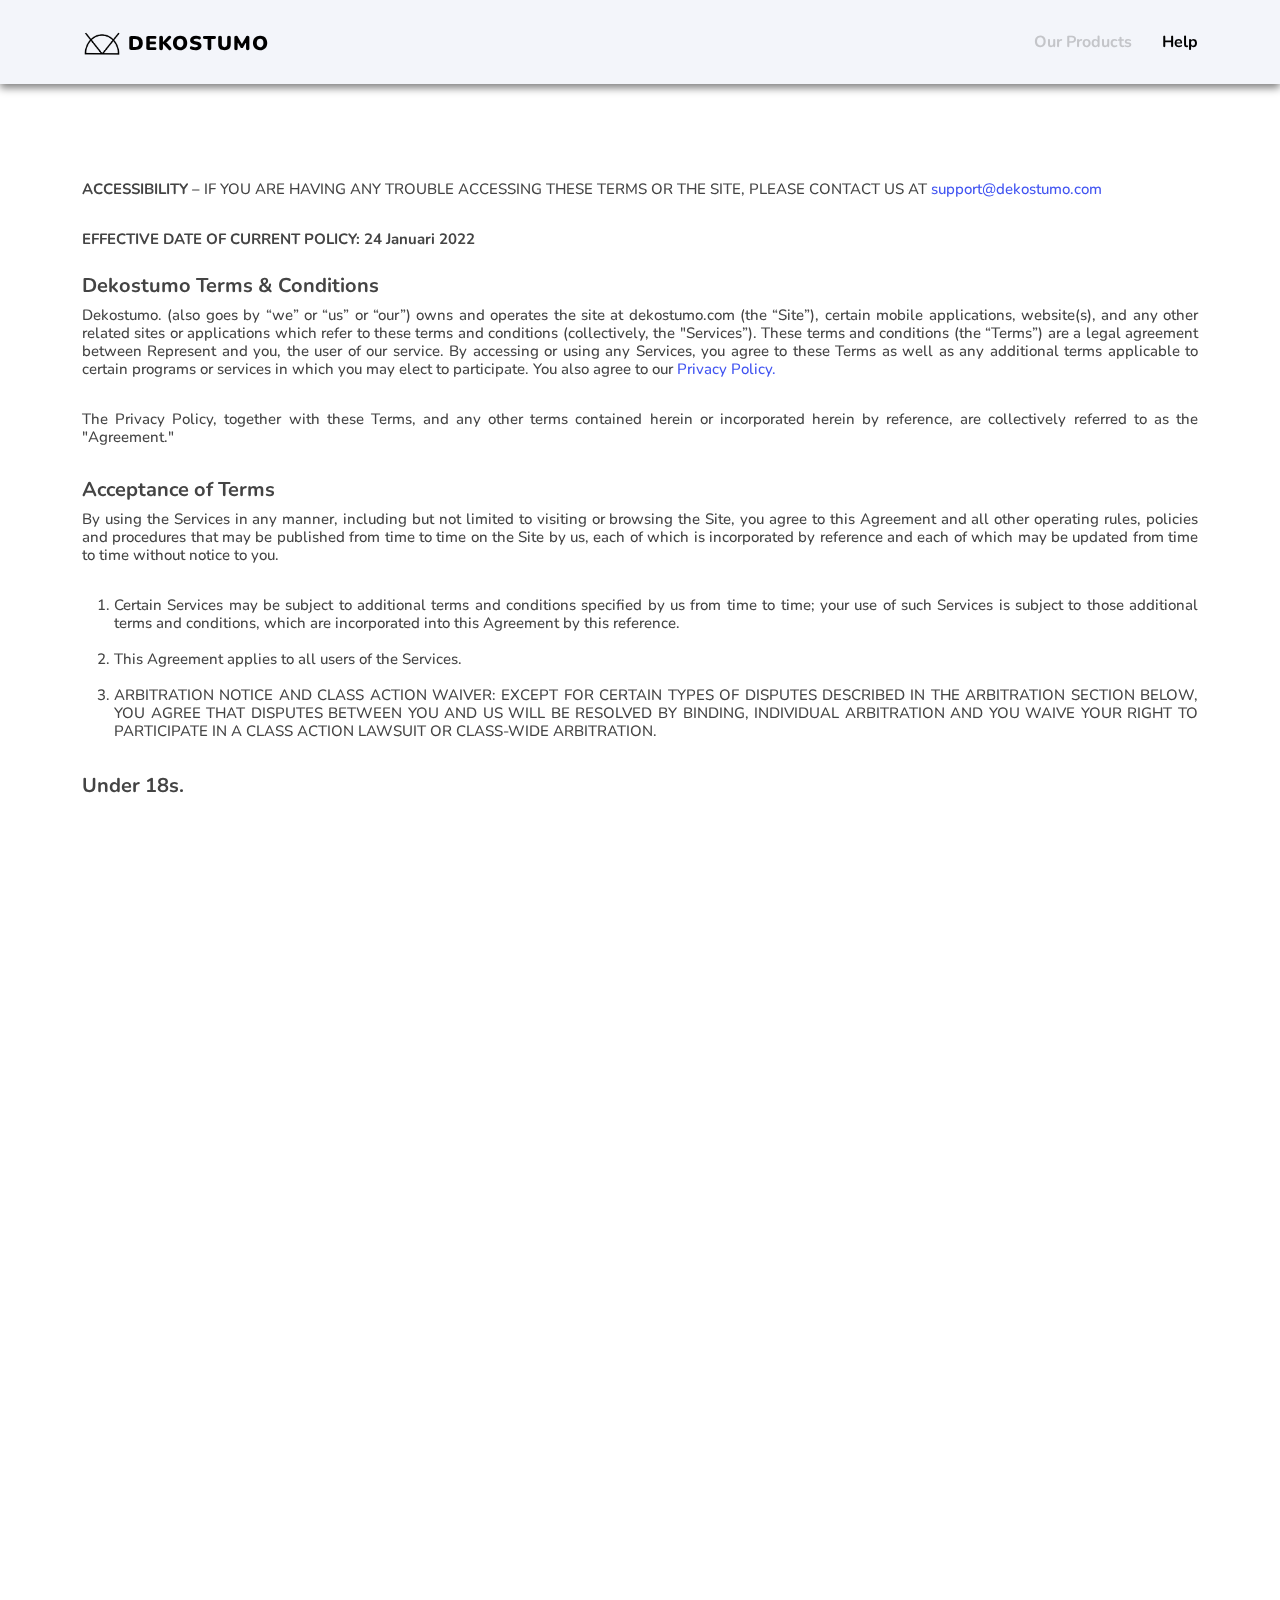
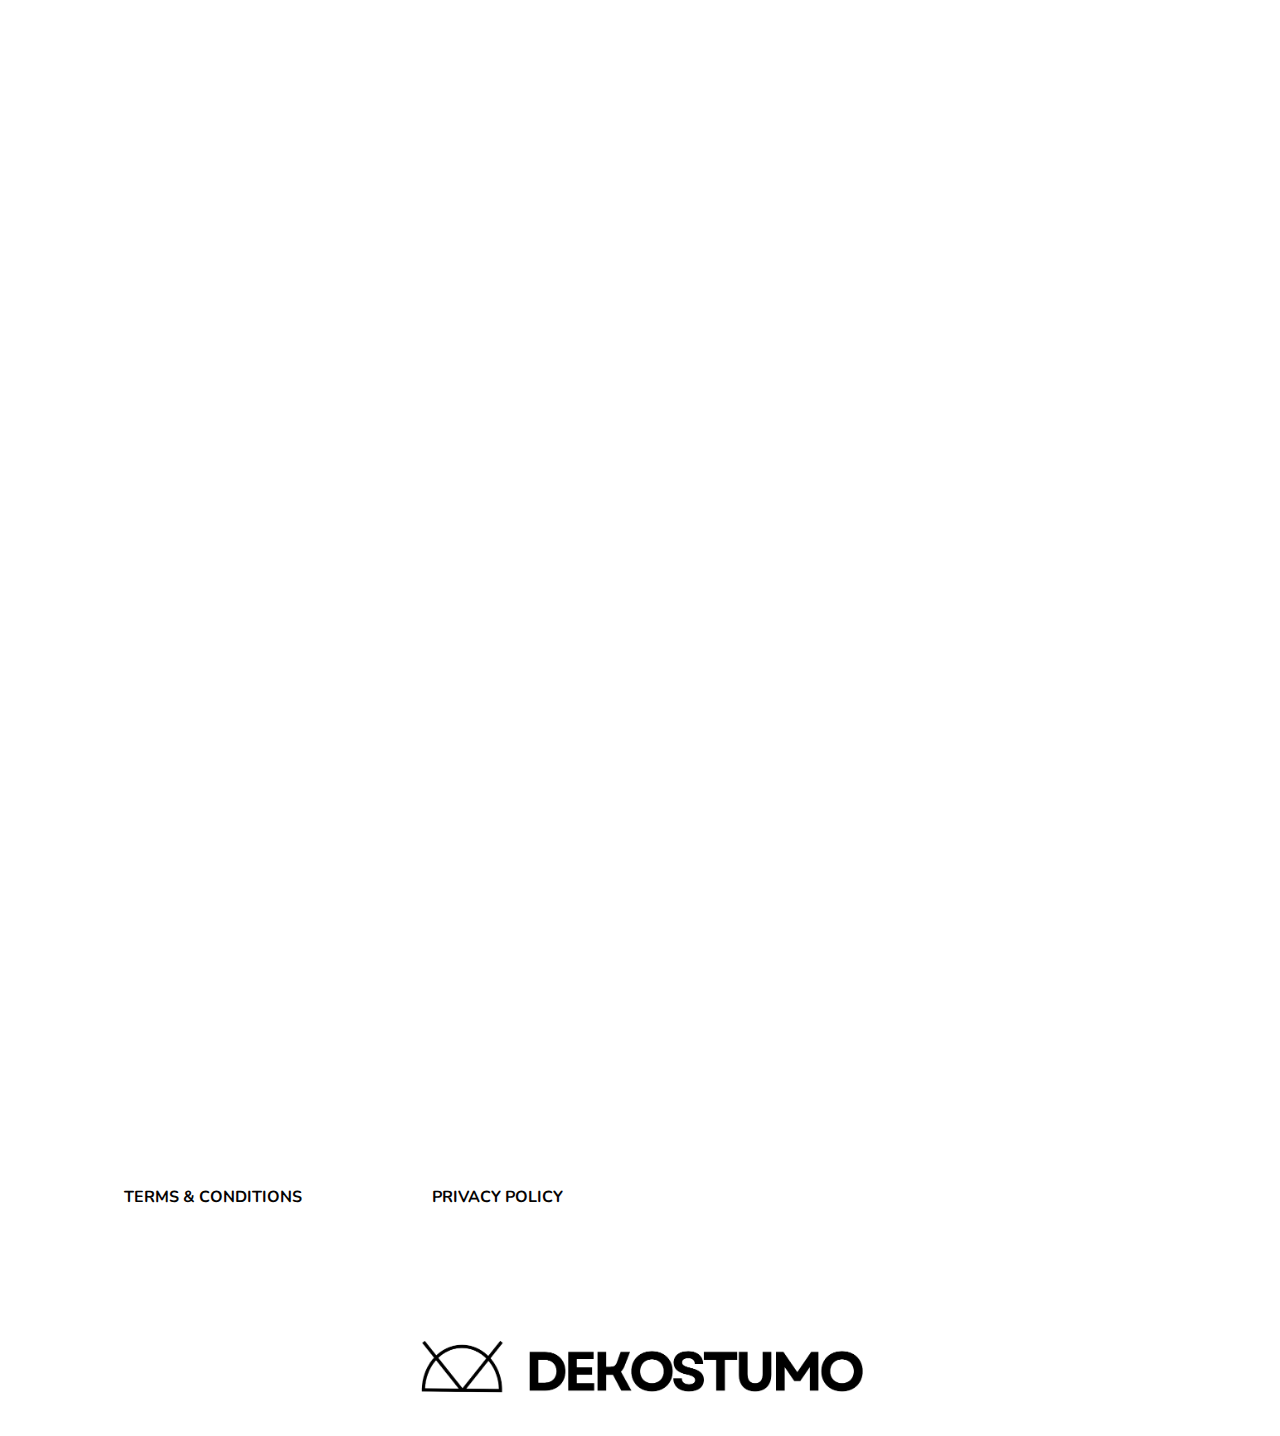
<file: terms_condition.html>
<!DOCTYPE html>
<html lang="en">

<head>
  <meta charset="utf-8">
  <meta content="width=device-width, initial-scale=1.0" name="viewport">

  <title>Terms & Conditions</title>
  <meta content="" name="description">

  <meta content="" name="keywords">

  <!-- Favicons -->
  <link href="assets/img/dekostumo.png" rel="icon">
  <link href="assets/img/dekostumo.png" rel="apple-touch-icon">

  <!-- Google Fonts -->
  <link href="https://fonts.googleapis.com/css?family=Open+Sans:300,300i,400,400i,600,600i,700,700i|Nunito:300,300i,400,400i,600,600i,700,700i|Poppins:300,300i,400,400i,500,500i,600,600i,700,700i" rel="stylesheet">

  <!-- Vendor CSS Files -->
  <link href="assets/vendor/bootstrap/css/bootstrap.min.css" rel="stylesheet">
  <link href="assets/vendor/bootstrap-icons/bootstrap-icons.css" rel="stylesheet">
  <link href="assets/vendor/aos/aos.css" rel="stylesheet">
  <link href="assets/vendor/remixicon/remixicon.css" rel="stylesheet">
  <link href="assets/vendor/swiper/swiper-bundle.min.css" rel="stylesheet">
  <link href="assets/vendor/glightbox/css/glightbox.min.css" rel="stylesheet">

  <!-- Template Main CSS File -->
  <link href="assets/css/style.css" rel="stylesheet">

  <style>
    .sosial-media{
      text-align:center;
    }
    .sosial-media a {
      font-size:120px;
      color:white;
      transition:0.5s;
    }

    .sosial-media a:hover {
      font-size:120px;
      color:#444;
      
    }
    
    .tulisan{
      font-size:15px;
    }

    .tulisanutama {
      font-size:20px;
      font-weight: bolder;
      
    }

    .martengah{
      margin-top:120px;
      /* margin-right:40px;
      margin-left:40px; */
      text-align: justify;
      /* padding-left: 30px;
      padding-right:30px; */
    }

    .list-acceptance{
      font-size:15px;
    }






    .translated-ltr{margin-top:-40px;}
.translated-ltr{margin-top:-40px;}
.goog-te-banner-frame {display: none;margin-top:-20px;}

.goog-logo-link {
   display:none !important;
} 

.goog-te-gadget{
   color: transparent !important;
}




  </style>

  <!-- =======================================================
  * Template Name: FlexStart - v1.7.0
  * Template URL: https://bootstrapmade.com/flexstart-bootstrap-startup-template/
  * Author: BootstrapMade.com
  * License: https://bootstrapmade.com/license/
  ======================================================== -->
</head>

<body style = "padding-left: 50px;padding-right:50px;">

  <!-- ======= Header ======= -->
  <header id="header" class="header fixed-top">
    <div class="container-fluid container-xl d-flex align-items-center justify-content-between">

      <a href="index.html" class="logo d-flex align-items-center">
        <img src="assets/img/dekostumo.png" alt="">
        <span>DEKOSTUMO</span>
      </a>

      <nav id="navbar" class="navbar">
        <ul>
          <li><a class="nav-link scrollto active" href="#hero">Our Products</a></li>
          <li><a class="nav-link scrollto" href="#about">Help</a></li>

          <!-- <li><a class = "nav-bahasa" href="blog.html">ID</a></li> <span class = "nav-bahasa">|</span> <li class = "nav-bahasa" ><a style = "padding:0" href="blog.html">ENG</a></li> -->
     
          <!-- <li> <a class="nav-link scrollto" ><div id="google_translate_element" style = "margin-top:15px;"></div></a> </li>
    -->

          <!-- <li><a class="getstarted scrollto" href="#about">Get Started</a></li> -->
        </ul>
        <i class="bi bi-list mobile-nav-toggle"></i>
      </nav><!-- .navbar -->

    </div>
  </header><!-- End Header -->


  <section id="hero" class="hero d-flex align-items-center martengah">

    <div class="container">
      <div class="row" >



        <div class="col-lg-12" data-aos="zoom-out" data-aos-delay="200">
                 
          <h4 data-aos="fade-up" data-aos-delay="400" class = "tulisan">
           <strong>ACCESSIBILITY</strong>  – IF YOU ARE HAVING ANY TROUBLE ACCESSING THESE TERMS OR THE SITE, PLEASE CONTACT US AT <a href = "">support@dekostumo.com</a> 
          </h4>

          <br>

          <h4 data-aos="fade-up" data-aos-delay="400" class = "tulisan">
            <strong>EFFECTIVE DATE OF CURRENT POLICY: 24 Januari 2022</strong> <br> <br>  
           </h4>
          
           <h3 data-aos = "fade-up" data-aos-delay="400" class = "tulisanutama">
            Dekostumo Terms & Conditions
           </h3>

  
           
          <h4 data-aos="fade-up" data-aos-delay="400" class = "tulisan">Dekostumo. (also goes by “we” or “us” or “our”) owns and operates the site at dekostumo.com (the “Site”), certain mobile applications, website(s), and any other related sites or applications which refer to these terms and conditions (collectively, the "Services”). These terms and conditions (the “Terms”) are a legal agreement between Represent and you, the user of our service. By accessing or using any Services, you agree to these Terms as well as any additional terms applicable to certain programs or services in which you may elect to participate. You also agree to our <a href="">Privacy Policy.</a> </h4>
          <br>
          <h4 data-aos="fade-up" data-aos-delay="400" class = "tulisan">The Privacy Policy, together with these Terms, and any other terms contained herein or incorporated herein by reference, are collectively referred to as the "Agreement."</h4> 

           <br>
          <h3 data-aos = "fade-up" data-aos-delay="400" class = "tulisanutama">Acceptance of Terms</h3>
          <h4 data-aos="fade-up" data-aos-delay="400" class = "tulisan">By using the Services in any manner, including but not limited to visiting or browsing the Site, you agree to this Agreement and all other operating rules, policies and procedures that may be published from time to time on the Site by us, each of which is incorporated by reference and each of which may be updated from time to time without notice to you.</h4> 
           <br>
          <ol type = 1 data-aos="fade-up" data-aos-delay="400"  >
            <h4 class = "list-acceptance">
            <li> Certain Services may be subject to additional terms and conditions specified by us from time to time; your use of such Services is subject to those additional terms and conditions, which are incorporated into this Agreement by this reference.</li>
            <br>
            <li>This Agreement applies to all users of the Services.</li>
            <br>
            <li>ARBITRATION NOTICE AND CLASS ACTION WAIVER: EXCEPT FOR CERTAIN TYPES OF DISPUTES DESCRIBED IN THE ARBITRATION SECTION BELOW, YOU AGREE THAT DISPUTES BETWEEN YOU AND US WILL BE RESOLVED BY BINDING, INDIVIDUAL ARBITRATION AND YOU WAIVE YOUR RIGHT TO PARTICIPATE IN A CLASS ACTION LAWSUIT OR CLASS-WIDE ARBITRATION.</li>
            <br>
          </h4>
          </ol>


          <h3 data-aos = "fade-up" data-aos-delay="400" class = "tulisanutama">Under 18s.</h3>
          <h4 data-aos="fade-up" data-aos-delay="400" class = "tulisan"> <strong>Dekostumo is not directed at or to children,</strong>  and We expects that any and all use of the Site by children will be done only with the guidance, supervision and consent of the child’s parent, guardian and/or authorized school official. Parents, guardians and/or officials must ensure such minors use the Service only if they can understand their rights and responsibilities as stated in this Agreement and our Privacy Policy.
            <br>
            <br>
           <strong>Electronic Communication.</strong>  When you visit the Site, access Services, or send us e-mails, you are communicating with us electronically. In so doing, you consent to receive communications from us electronically. We will communicate with you by e-mail or by posting notices on this Site. You agree that all agreements, notices, disclosures and other communications that we provide to you electronically satisfy any legal requirement that such communication be in writing.
            <br><br>
           <strong>Your Personal Information.</strong>  You agree to provide only true, accurate and complete information to us and/or the Site. You agree with and to all provisions of our Privacy Policy, including without limitation the use and treatment of your personal information in accordance with such Privacy Policy.
            <br><br>
          <strong>Site Content.</strong>   This Site is intended only for the purposes specified on the Site, and use of the Site and/or all content contained within the Site (“Content”) is entirely at your own risk. Please note, Dekostumo endeavors to provide accurate and up-to-date information, the Content may not be wholly accurate or up-to-date and is subject to change, sometimes at short notice. All Content is provided without any representations or warranties of any kind (implied or express) to the fullest extent permitted by applicable law. Represent does not represent or warrant that the Site or the Content will be accurate, up-to-date, complete or free of defects, including without limitation viruses or other harmful elements. Certain Content may become temporarily unavailable due to outages or other problems.
            <br><br>
           <strong> Submitting Material.</strong> If you upload any material to the Site (including, without limitation, written material comments or reviews) you hereby grant to us a worldwide, non-exclusive license to use that material in any media and, specifically, to make that material available via the Site and other third-party platforms, media channels and/or distribution or performance methods. You further agree to waive your moral rights for the purposes of this license. We reserve the right to cut, edit, crop or arrange your material as necessary for purposes related to the Site, and to remove the material at any time.
            <br><br>
          <strong>User Disputes.</strong> We are not responsible for any disputes or disagreements between you and any third party you interact with using the Site. You assume all risk associated with dealing with third parties. You agree to resolve disputes directly with the other party. You release Represent of all claims, demands, and damages in disputes among users of the Site. You also agree not to involve us in such disputes. Use caution and common sense when using the Site.
            <br><br>
           <strong>Disclaimer.</strong> We do not represent or guarantee the truthfulness, accuracy, or reliability of content, posted by third parties. By using the Site you accept the risk that you might be exposed to content that is objectionable or otherwise inappropriate. We may change, suspend, or discontinue any aspect of the Site at any time, including hours of operation or availability of the Site or any feature, without notice or liability. We make no promises and disclaim all liability of specific results from the use of the Site. “Released Parties” include Represent and its affiliates, officers, employees, agents, partners, and licensors. YOU EXPRESSLY UNDERSTAND AND AGREE THAT: (A) YOUR USE OF THE SERVICES IS AT YOUR SOLE RISK, AND THE SERVICES ARE PROVIDED ON AN “AS IS” AND “AS AVAILABLE” BASIS AND THE RELEASED PARTIES EXPRESSLY DISCLAIM ALL WARRANTIES OF ANY KIND, WHETHER EXPRESS OR IMPLIED, INCLUDING, BUT NOT LIMITED TO, WARRANTIES AS TO PRODUCTS OR SERVICES LISTED ON THE SITE, IMPLIED WARRANTIES OF MERCHANTABILITY, FITNESS FOR A PARTICULAR PURPOSE, AND NON-INFRINGEMENT; (B) THE RELEASED PARTIES MAKE NO WARRANTY THAT (i) THE SITE WILL MEET YOUR REQUIREMENTS, (ii) THE SITE WILL BE UNINTERRUPTED, TIMELY, SECURE, OR ERROR-FREE, (iii) THE RESULTS THAT MAY BE OBTAINED FROM THE USE OF THE SITE WILL BE ACCURATE OR RELIABLE, (iv) THE QUALITY OF ANY GOODS OR SERVICE AVAILABLE ON THE SITE WILL MEET YOUR EXPECTATIONS, OR (v) ANY ERRORS IN THE SITE WILL BE CORRECTED; AND © ANY MATERIAL DOWNLOADED OR OTHERWISE OBTAINED THROUGH THE USE OF THE SITE IS ACCESSED AT YOUR OWN DISCRETION AND RISK, AND YOU WILL BE SOLELY RESPONSIBLE FOR ANY DAMAGE TO YOUR COMPUTER SYSTEM OR MOBILE DEVICE THAT RESULTS FROM THE USE OF ANY SUCH MATERIAL.
            <br><br>
          <strong>Limitation of Liability. </strong>YOU EXPRESSLY UNDERSTAND AND AGREE THAT THE RELEASED PARTIES WILL NOT BE LIABLE TO YOU FOR ANY DIRECT, INDIRECT, INCIDENTAL, SPECIAL, CONSEQUENTIAL, OR EXEMPLARY DAMAGES, INCLUDING, BUT NOT LIMITED TO, DAMAGES FOR LOSS OF PROFITS, GOODWILL, USE, DATA OR OTHER INTANGIBLE LOSSES (EVEN IF THE RELEASED PARTIES HAVE BEEN ADVISED OF THE POSSIBILITY OF SUCH DAMAGES), RESULTING FROM: (i) THE USE OR THE INABILITY TO USE THE SITE; (ii) THE COST OF PROCUREMENT OF SUBSTITUTE GOODS AND SERVICES RESULTING FROM ANY GOODS, DATA, INFORMATION OR SERVICES OBTAINED OR MESSAGES RECEIVED OR TRANSACTIONS ENTERED INTO THROUGH, FROM, OR AS A RESULT OF THE SITE; (iii) UNAUTHORIZED ACCESS TO OR ALTERATION OF YOUR TRANSMISSIONS OR DATA; (iv) STATEMENTS OR CONDUCT OF ANY USER OR THIRD PARTY ON THE SITE; (v) YOUR RELIANCE ON CONTENT MADE AVAILABLE BY US; OR (vi) ANY OTHER MATTER RELATING TO THE SITE.
            <br><br>
           <strong>Indemnity.</strong> You agree to indemnify Dekostumo for any loss or damage that may be incurred by Dekostumo, including without limitation legal fees, arising from any breach by you of any warranty or other term herein or your misuse of any material or information obtained through the Site. You further undertake to indemnify Dekostumo for all loss or damage incurred by Dekostumo in relation to any third party claim against Dekostumo for infringement of intellectual property rights arising in relation to your provision of materials to the Site.
            <br><br>
          <strong>Trade Marks. </strong>The brands, products and service names used or appearing within the Site (including, without limitation, “Dekostumo”) are the trademarks or trade names of Dekostumo or its trading partners, including without limitation Partner, unless otherwise stated. You may not distribute products or offer services under or by reference to or otherwise use or reproduce any such trade marks, trade names or taglines without the prior written permission of Dekostumo.
            <br><br>
           <strong>Hacking.</strong> You agree and undertake not to attempt to damage, deny service to, hack, crack, reverse-engineer, or otherwise interfere (collectively, “Interfere”) with the Site in any manner. If you in any way Interfere with the Site, you agree to pay all damages incurred by Represent. Represent will cooperate with the authorities in prosecuting any User who Interferes with the Site or otherwise attempts to defraud Represent or any other parties through User’s use of the Site or services provided via the Site. Represent reserves the right to deny any or all access or service to any User for any reason, at any time, at our sole discretion. User agrees that we may block User’s IP address or addresses at any time, and at our sole discretion to disallow User’s continued use of the Site. We reserve the right to take any action we may deem appropriate in our sole discretion with respect to violations or enforcement of the terms of this Agreement, and we expressly reserve all rights and remedies available to us at law or in equity.
            <br><br>
           <strong>Feedback.</strong> We appreciate hearing from our users and welcome your comments regarding the Site. Please be advised, however, that if you send us creative ideas, suggestions, inventions, or materials (“Creative Ideas”), we will (a) own, exclusively, all now known or later discovered rights to the Creative Ideas; (b) not be subject to any obligation of confidentiality and will not be liable for any use or disclosure of any Creative Ideas; and © be entitled to unrestricted use of the Creative Ideas for any purpose whatsoever, commercial or otherwise, without compensation to you or any other person.
            <br><br>
           <strong>Links to Us.</strong> We grant to you a limited, revocable, and nonexclusive right to create a hyperlink to our publicly available website(s), subject to the terms hereof, provided that the link does not portray us or our products or services in a false, misleading, derogatory, or offensive matter, and provided you do not i-frame them or alter the content therein or in any way imply a relationship therewith. You may not use any logo, trademark, or tradename that may be displayed on this site or other proprietary graphic image in the link without our prior written consent.
             <br><br>
            <strong>Links to Third Parties.</strong> As a convenience to you, we may provide, in or through the Services, one or more links to third party web sites or services and/or provide email contacts respecting third parties. We make no endorsement of such third parties, nor any representation or warranty regarding anything that takes place between you and any such third parties, including, without limitation, visits to third party web sites, services, email correspondence with third parties, and business or other transactions with third parties found through the Services. Please understand that such third parties are independent from and not controlled by us, even if, for example, a Dekostumo link or logo appears on a website linked from this website or our other Services. It is up to you to read those third party sites’ applicable terms of use, privacy, and other applicable policies. For example, without limitation, we may outsource operation of certain aspects of our Services to one or more third parties, and they may have access to certain data by virtue of operating such Services, subject to their own policies.
             <br><br>
            <strong>No Assignment.</strong> You may not assign this Agreement or any obligation without the prior written consent of Dekostumo.
             <br><br>
          <strong>Intellectual Property Infringement.</strong> Dekostumo respects the rights of content owners and expects its Users to do the same. If you believe any Content on the Site infringes your copyrights please contact us at support@dekostumo.
             <br><br>
           <strong>No Partnership.</strong> Your use of the Site and/or its content creates no partnership, client, fiduciary or other professional relationship.
             <br><br>
           <strong>Entire Agreement.</strong> This Agreement constitutes the entire agreement between the parties on the subject matter hereof. There are no understandings, agreements, or representations, oral or written, not specified herein regarding this Agreement.
             <br><br>
            <strong>Severance.</strong> If any part, term, or provision of this Agreement shall be held by a court of competent jurisdiction to be illegal, unenforceable, or in conflict with any relevant law, the remaining portions or provisions shall still remain valid and continue in full force and effect.
             <br><br>
            <strong>No Waiver.</strong> No waiver, express or implied, by either party of any term or condition or of any breach by the other of any of the provisions of this Agreement shall operate as a waiver of any breach of the same or any other provision of this Agreement.
             <br><br>
            <strong>Variation.</strong> This Agreement may be varied from time to time by our posting new terms on the Site, and any such amendment will be applicable to all Users from the date and time such revised terms have been posted on the Site. User’s continued use of the Site or services constitutes agreement with and acceptance of any such amendment or other changes.
            <br><br>
          </h4> 




          <div data-aos="fade-up" data-aos-delay="600">
            <div class="text-caenter text-lg-start">
              <!-- <a href="#about" class="btn-get-started scrollto d-inline-flex align-items-center justify-content-center align-self-center">
                <span>Get Started</span>
                <i class="bi bi-arrow-right"></i>
              </a> -->
            </div>
          </div>
        </div>
      </div>
    </div>

  </section><!-- End Hero -->

















  <main id="main">






  </main><!-- End #main -->

  <!-- ======= Footer ======= -->
  <footer id="footer" class="footer" style = "background-color: #fff;">

  
    <center>
    <div class="footer-top">

      <div class="container" style = "text-align:center;">

        <div class="row" style = "text-align:center;">
          <div class="col-lg-3 col-6 footer-links">
           <a href="https://www.dekostumoid.com/terms_condition.html" class = "align-items-center">
            <h4>Terms & Conditions</h4>
          </a>
          </div>

          <div class="col-lg-3 col-6 footer-links">
            <a href="https://www.dekostumoid.com/privacy_policy.html" class = "align-items-center">
              <h4>Privacy Policy</h4>
            </a>
          </div>

          <!-- <div class="col-lg-3 col-6 footer-links">
            <a href="" class = "align-items-center">
              <h4>About Us</h4>
            </a>
          </div>

          <div class="col-lg-3 col-6 footer-links">
            <a href="" class = "align-items-center">
              <h4>Frequently Asked Question</h4>
            </a>
          </div> -->

        </div>
          </div>
     

    </div>
  </center>


  <center>

    <div class="container" >
      <div class="copyright">

         
            <img src="assets/img/dekostumo-logo-1.png" alt="" style = "width:40%;">
             <!-- <strong><span style = "color:#050404; font-size: 20px;">DEKOSTUMO</span></strong> -->
    

       
      </div>

     </div>
    </center>
  </footer><!-- End Footer -->

  <a href="#" class="back-to-top d-flex align-items-center justify-content-center"><i class="bi bi-arrow-up-short"></i></a>

  <!-- Vendor JS Files -->

  <script type="text/javascript">
    // function googleTranslateElementInit() {
    //   new google.translate.TranslateElement({pageLanguage: 'id'}, 'google_translate_element');
    // }
    
    function googleTranslateElementInit() {
        new google.translate.TranslateElement({pageLanguage: 'en' , includedLanguages : 'en,id'}, 'google_translate_element');
      }

      $(document).ready(function() {
        
        $('.goog-te-combo').addClass('form-control');

      })


    </script>


<script type="text/javascript" src="//translate.google.com/translate_a/element.js?cb=googleTranslateElementInit"></script>




  <script src="assets/vendor/bootstrap/js/bootstrap.bundle.js"></script>
  <script src="assets/vendor/aos/aos.js"></script>
  <script src="assets/vendor/php-email-form/validate.js"></script>
  <script src="assets/vendor/swiper/swiper-bundle.min.js"></script>
  <script src="assets/vendor/purecounter/purecounter.js"></script>
  <script src="assets/vendor/isotope-layout/isotope.pkgd.min.js"></script>
  <script src="assets/vendor/glightbox/js/glightbox.min.js"></script>

  <!-- Template Main JS File -->
  <script src="assets/js/main.js"></script>

</body>

</html>
</file>
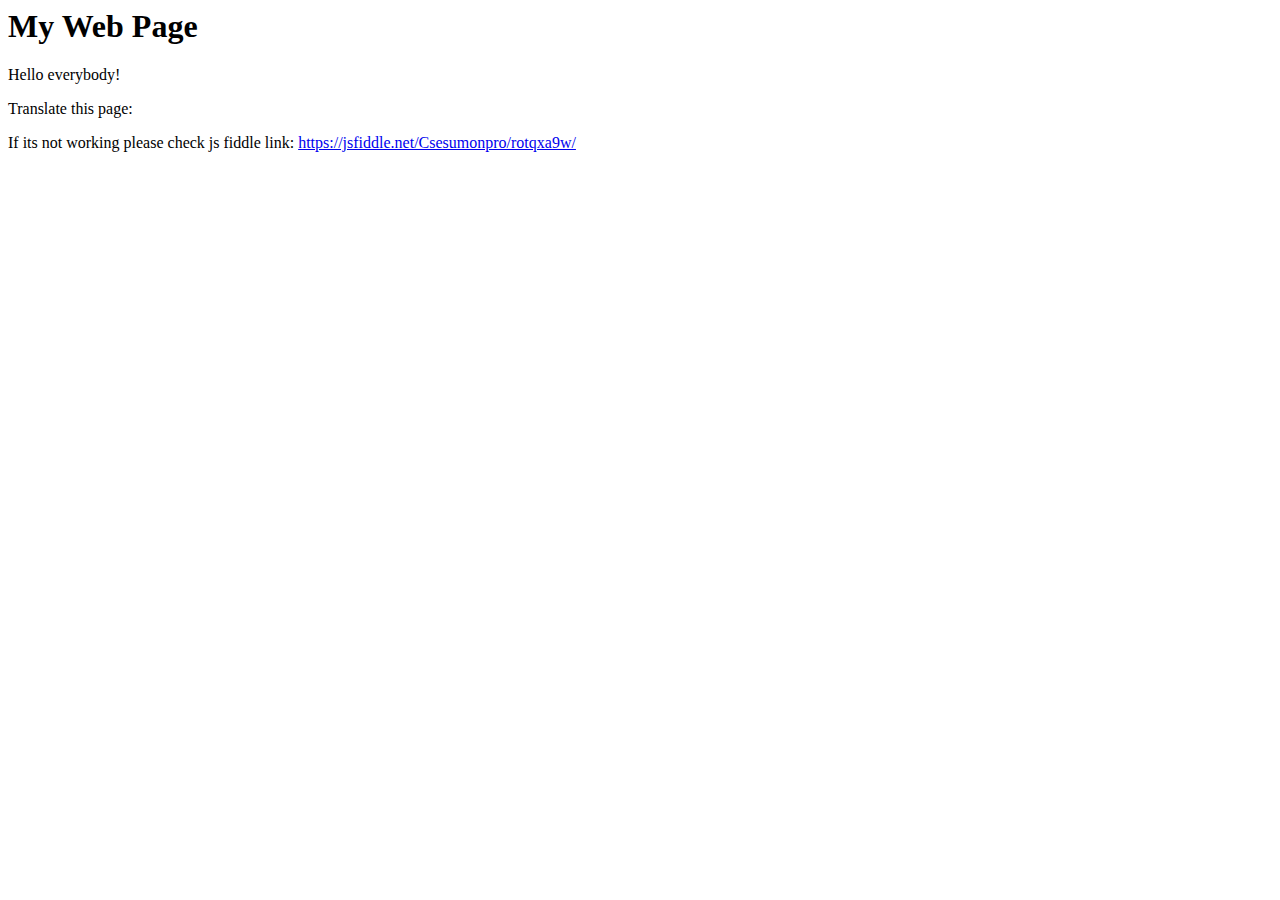
<file: translator.html>
<html lang="en-US">
<head>
    <style>
        .translated-ltr{margin-top:-40px;}
.translated-ltr{margin-top:-40px;}
.goog-te-banner-frame {display: none;margin-top:-20px;}

.goog-logo-link {
   display:none !important;
} 

.goog-te-gadget{
   color: transparent !important;
}

    </style>
</head>

<body>

<!-- <h1>My Web Page</h1>

<p>Hello everybody!</p>

<p>Translate this page:</p>
If its not working please check js fiddle link: 
  <a href="https://jsfiddle.net/Csesumonpro/rotqxa9w/">https://jsfiddle.net/Csesumonpro/rotqxa9w/</a> -->


  <div id="google_translate_element"></div>




  <h1>My Web Page</h1>

<p>Hello everybody!</p>

<p>Translate this page:</p>
If its not working please check js fiddle link: 
  <a href="https://jsfiddle.net/Csesumonpro/rotqxa9w/">https://jsfiddle.net/Csesumonpro/rotqxa9w/</a>





<script type="text/javascript">
// function googleTranslateElementInit() {
//   new google.translate.TranslateElement({pageLanguage: 'id'}, 'google_translate_element');
// }

function googleTranslateElementInit() {
    new google.translate.TranslateElement({pageLanguage: 'en' , includedLanguages : 'id,en'}, 'google_translate_element');
  }
</script>

<script type="text/javascript" src="//translate.google.com/translate_a/element.js?cb=googleTranslateElementInit"></script>


</body>
</html>
</file>
<file: assets/css/style.css>
/**
* Template Name: FlexStart - v1.7.0
* Template URL: https://bootstrapmade.com/flexstart-bootstrap-startup-template/
* Author: BootstrapMade.com
* License: https://bootstrapmade.com/license/
*/

/*--------------------------------------------------------------
# General
--------------------------------------------------------------*/
:root {
  scroll-behavior: smooth;
}

body {
  font-family: "Open Sans", sans-serif;
  color: #444444;
}

a {
  color: #4154f1;
  text-decoration: none;
}

a:hover {
  color: #717ff5;
  text-decoration: none;
}

h1, h2, h3, h4, h5, h6 {
  font-family: "Nunito", sans-serif;
}

/*--------------------------------------------------------------
# Sections
--------------------------------------------------------------*/
section {
  padding: 60px 0;
  overflow: hidden;
}

.section-header {
  text-align: center;
  padding-bottom: 40px;
}
.section-header h2 {
  font-size: 13px;
  letter-spacing: 1px;
  font-weight: 700;
  margin: 0;
  color: #4154f1;
  text-transform: uppercase;
}
.section-header p {
  margin: 10px 0 0 0;
  padding: 0;
  font-size: 38px;
  line-height: 42px;
  font-weight: 700;
  color: #012970;
}
@media (max-width: 768px) {
  .section-header p {
    font-size: 28px;
    line-height: 32px;
  }
}

/*--------------------------------------------------------------
# Breadcrumbs
--------------------------------------------------------------*/
.breadcrumbs {
  padding: 15px 0;
  background: #012970;
  min-height: 40px;
  margin-top: 82px;
  color: #fff;
}
@media (max-width: 992px) {
  .breadcrumbs {
    margin-top: 57px;
  }
}
.breadcrumbs h2 {
  font-size: 28px;
  font-weight: 500;
}
.breadcrumbs ol {
  display: flex;
  flex-wrap: wrap;
  list-style: none;
  padding: 0 0 10px 0;
  margin: 0;
  font-size: 14px;
}
.breadcrumbs ol a {
  color: #fff;
  transition: 0.3s;
}
.breadcrumbs ol a:hover {
  text-decoration: underline;
}
.breadcrumbs ol li + li {
  padding-left: 10px;
}
.breadcrumbs ol li + li::before {
  display: inline-block;
  padding-right: 10px;
  color: #8894f6;
  content: "/";
}

/*--------------------------------------------------------------
# Back to top button
--------------------------------------------------------------*/
.back-to-top {
  position: fixed;
  visibility: hidden;
  opacity: 0;
  right: 15px;
  bottom: 15px;
  z-index: 99999;
  /* background: #4154f1; */
  background: #050404;

  width: 40px;
  height: 40px;
  border-radius: 20px;
  transition: all 0.4s;
}
.back-to-top i {
  font-size: 24px;
  color: #fff;
  line-height: 0;
}
.back-to-top:hover {
  /* background: #6776f4; */
  background: #444;
  color: #fff;
}
.back-to-top.active {
  visibility: visible;
  opacity: 1;
}

/*--------------------------------------------------------------
# Disable aos animation delay on mobile devices
--------------------------------------------------------------*/
@media screen and (max-width: 768px) {
  [data-aos-delay] {
    transition-delay: 0 !important;
  }
}
/*--------------------------------------------------------------
# Header
--------------------------------------------------------------*/
.header {
  transition: all 0.5s;
  z-index: 997;
  padding: 20px 0;
  background:#F3F5FA;
  box-shadow: 0 4px 8px 0 grey;

}
.header.header-scrolled {
  background: #fff;
  padding: 15px 0;
  box-shadow: 0px 2px 20px rgba(1, 41, 112, 0.1);
}
.header .logo {
  line-height: 0;
}
.header .logo img {
  max-height: 40px;
  margin-right: 6px;
}
.header .logo span {
  font-size: 20px;
  font-weight: 1000;
  letter-spacing: 1px;
  /* color: #012970; */
  color:#000;
  font-family: "Nunito", sans-serif;
  margin-top: 3px;
}

/*--------------------------------------------------------------
# Navigation Menu
--------------------------------------------------------------*/
/**
* Desktop Navigation 
*/
.navbar {
  padding: 0;
}
.navbar ul {
  margin: 0;
  padding: 0;
  display: flex;
  list-style: none;
  align-items: center;
}
.navbar li {
  position: relative;
}
.navbar a, .navbar a:focus {
  display: flex;
  align-items: center;
  justify-content: space-between;
  padding: 10px 0 10px 30px;
  font-family: "Nunito", sans-serif;
  font-size: 16px;
  font-weight: 700;
  /* color: #013289; */
  color:#000000;
  white-space: nowrap;
  transition: 0.3s;
}
.navbar a i, .navbar a:focus i {
  font-size: 12px;
  line-height: 0;
  margin-left: 5px;
}
.navbar a:hover, .navbar .active, .navbar .active:focus, .navbar li:hover > a {
  /* color: #4154f1; */
  color: #4444;
}
.navbar .getstarted, .navbar .getstarted:focus {
  background: #4154f1;
  padding: 8px 20px;
  margin-left: 30px;
  border-radius: 4px;
  color: #fff;
}
.navbar .getstarted:hover, .navbar .getstarted:focus:hover {
  color: #fff;
  background: #5969f3;
}
.navbar .dropdown ul {
  display: block;
  position: absolute;
  left: 14px;
  top: calc(100% + 30px);
  margin: 0;
  padding: 10px 0;
  z-index: 99;
  opacity: 0;
  visibility: hidden;
  background: #fff;
  box-shadow: 0px 0px 30px rgba(127, 137, 161, 0.25);
  transition: 0.3s;
  border-radius: 4px;
}
.navbar .dropdown ul li {
  min-width: 200px;
}
.navbar .dropdown ul a {
  padding: 10px 20px;
  font-size: 15px;
  text-transform: none;
  font-weight: 600;
}
.navbar .dropdown ul a i {
  font-size: 12px;
}
.navbar .dropdown ul a:hover, .navbar .dropdown ul .active:hover, .navbar .dropdown ul li:hover > a {
  color: #4154f1;
}
.navbar .dropdown:hover > ul {
  opacity: 1;
  top: 100%;
  visibility: visible;
}
.navbar .dropdown .dropdown ul {
  top: 0;
  left: calc(100% - 30px);
  visibility: hidden;
}
.navbar .dropdown .dropdown:hover > ul {
  opacity: 1;
  top: 0;
  left: 100%;
  visibility: visible;
}
@media (max-width: 1366px) {
  .navbar .dropdown .dropdown ul {
    left: -90%;
  }
  .navbar .dropdown .dropdown:hover > ul {
    left: -100%;
  }
}

/**
* Mobile Navigation 
*/
.mobile-nav-toggle {
  /* color: #012970; */
  color:#050404;
  font-size: 28px;
  cursor: pointer;
  display: none;
  line-height: 0;
  transition: 0.5s;
}
.mobile-nav-toggle.bi-x {
  color: #fff;
}

@media (max-width: 991px) {
  .mobile-nav-toggle {
    display: block;
  }

  .navbar ul {
    display: none;
  }
}
.navbar-mobile {
  position: fixed;
  overflow: hidden;
  top: 0;
  right: 0;
  left: 0;
  bottom: 0;
  /* background: rgba(1, 22, 61, 0.9); */
  background: rgba(166,166, 166, 0.7);
  transition: 0.3s;
}
.navbar-mobile .mobile-nav-toggle {
  position: absolute;
  top: 15px;
  right: 15px;
}
.navbar-mobile ul {
  display: block;
  position: absolute;
  top: 55px;
  right: 15px;
  bottom: 15px;
  left: 15px;
  padding: 10px 0;
  border-radius: 10px;
  background-color: #fff;
  overflow-y: auto;
  transition: 0.3s;
}
.navbar-mobile a, .navbar-mobile a:focus {
  padding: 10px 20px;
  font-size: 15px;
  /* color: #012970; */
  color:#000;
}
.navbar-mobile a:hover, .navbar-mobile .active, .navbar-mobile li:hover > a {
  /* color: #4154f1; */
  color:rgba(166,166, 166, 0.7);
}
.navbar-mobile .getstarted, .navbar-mobile .getstarted:focus {
  margin: 15px;
}
.navbar-mobile .dropdown ul {
  position: static;
  display: none;
  margin: 10px 20px;
  padding: 10px 0;
  z-index: 99;
  opacity: 1;
  visibility: visible;
  background: #fff;
  box-shadow: 0px 0px 30px rgba(127, 137, 161, 0.25);
}
.navbar-mobile .dropdown ul li {
  min-width: 200px;
}
.navbar-mobile .dropdown ul a {
  padding: 10px 20px;
}
.navbar-mobile .dropdown ul a i {
  font-size: 12px;
}
.navbar-mobile .dropdown ul a:hover, .navbar-mobile .dropdown ul .active:hover, .navbar-mobile .dropdown ul li:hover > a {
  color: #4154f1;
}
.navbar-mobile .dropdown > .dropdown-active {
  display: block;
}




.navbar-mobile .nav-bahasa {

  display:none;
}



.produk{
  float:left;
}







/*--------------------------------------------------------------
# Hero Section
--------------------------------------------------------------*/
.hero {
  width: 100%;
  /* height: 120vh; */
  /* background: url(../img/hero-bg.png) top center no-repeat; */
  background-size: cover;
  margin-top:40px;
}
.hero h1 {
  margin: 0;
  font-size: 48px;
  font-weight: 700;
  /* color: #012970; */
  color: #050404;
}
.hero h2 {
  /* color: #444444; */
  color:#050404;
  margin: 15px 0 0 0;
  font-size: 26px;
}
.hero .btn-get-started {
  margin-top: 30px;
  line-height: 0;
  padding: 15px 40px;
  border-radius: 4px;
  transition: 0.5s;
  color: #fff;
  background: #4154f1;
  box-shadow: 0px 5px 30px rgba(65, 84, 241, 0.4);
}
.hero .btn-get-started span {
  font-family: "Nunito", sans-serif;
  font-weight: 600;
  font-size: 16px;
  letter-spacing: 1px;
}
.hero .btn-get-started i {
  margin-left: 5px;
  font-size: 18px;
  transition: 0.3s;
}
.hero .btn-get-started:hover i {
  transform: translateX(5px);
}
.hero .hero-img {
  text-align: right;
}
@media (min-width: 1024px) {
  .hero {
    background-attachment: fixed;
  }
}
@media (max-width: 991px) {
  .hero {
    height: auto;
    padding: 120px 0 60px 0;
  }
  .hero .hero-img {
    text-align: center;
    margin-top: 80px;
  }
  .hero .hero-img img {
    width: 80%;
  }
}
@media (max-width: 768px) {
  .hero {
    text-align: center;
  }
  .hero h1 {
    font-size: 32px;
  }
  .hero h2 {
    font-size: 24px;
  }
  .hero .hero-img img {
    width: 100%;
  }
}

/*--------------------------------------------------------------
# Index Page
--------------------------------------------------------------*/
/*--------------------------------------------------------------
# About
--------------------------------------------------------------*/
.about .content {
  background-color: #f6f9ff;
  padding: 40px;
}
.about h3 {
  font-size: 14px;
  font-weight: 700;
  color: #4154f1;
  text-transform: uppercase;
}
.about h2 {
  font-size: 24px;
  font-weight: 700;
  color: #012970;
}
.about p {
  margin: 15px 0 30px 0;
  line-height: 24px;
}
.about .btn-read-more {
  line-height: 0;
  padding: 15px 40px;
  border-radius: 4px;
  transition: 0.5s;
  color: #fff;
  background: #4154f1;
  box-shadow: 0px 5px 25px rgba(65, 84, 241, 0.3);
}
.about .btn-read-more span {
  font-family: "Nunito", sans-serif;
  font-weight: 600;
  font-size: 16px;
  letter-spacing: 1px;
}
.about .btn-read-more i {
  margin-left: 5px;
  font-size: 18px;
  transition: 0.3s;
}
.about .btn-read-more:hover i {
  transform: translateX(5px);
}

/*--------------------------------------------------------------
# Values
--------------------------------------------------------------*/
.values .box {
  padding: 30px;
  box-shadow: 0px 0 5px rgba(1, 41, 112, 0.08);
  text-align: center;
  transition: 0.3s;
  height: 100%;
}
.values .box img {
  padding: 30px 50px;
  transition: 0.5s;
  transform: scale(1.1);
}
.values .box h3 {
  font-size: 24px;
  color: #012970;
  font-weight: 700;
  margin-bottom: 18px;
}
.values .box:hover {
  box-shadow: 0px 0 30px rgba(1, 41, 112, 0.08);
}
.values .box:hover img {
  transform: scale(1);
}

/*--------------------------------------------------------------
# Counts
--------------------------------------------------------------*/
.counts {
  padding: 70px 0 60px;
}
.counts .count-box {
  display: flex;
  align-items: center;
  padding: 30px;
  width: 100%;
  background: #fff;
  box-shadow: 0px 0 30px rgba(1, 41, 112, 0.08);
}
.counts .count-box i {
  font-size: 42px;
  line-height: 0;
  margin-right: 20px;
  color: #4154f1;
}
.counts .count-box span {
  font-size: 36px;
  display: block;
  font-weight: 600;
  color: #0b198f;
}
.counts .count-box p {
  padding: 0;
  margin: 0;
  font-family: "Nunito", sans-serif;
  font-size: 14px;
}

/*--------------------------------------------------------------
# Features
--------------------------------------------------------------*/
.features .feature-box {
  padding: 24px 20px;
  box-shadow: 0px 0 30px rgba(1, 41, 112, 0.08);
  transition: 0.3s;
  height: 100%;
}
.features .feature-box h3 {
  font-size: 18px;
  color: #012970;
  font-weight: 700;
  margin: 0;
}
.features .feature-box i {
  line-height: 0;
  background: #ecf3ff;
  padding: 4px;
  margin-right: 10px;
  font-size: 24px;
  border-radius: 3px;
  transition: 0.3s;
}
.features .feature-box:hover i {
  background: #4154f1;
  color: #fff;
}
.features .feture-tabs {
  margin-top: 120px;
}
.features .feture-tabs h3 {
  color: #012970;
  font-weight: 700;
  font-size: 32px;
  margin-bottom: 10px;
}
@media (max-width: 768px) {
  .features .feture-tabs h3 {
    font-size: 28px;
  }
}
.features .feture-tabs .nav-pills {
  border-bottom: 1px solid #eee;
}
.features .feture-tabs .nav-link {
  background: none;
  text-transform: uppercase;
  font-size: 15px;
  font-weight: 600;
  /* color: #012970; */
  color:#000000;
  padding: 12px 0;
  margin-right: 25px;
  margin-bottom: -2px;
  border-radius: 0;
}
.features .feture-tabs .nav-link.active {
  color: #4154f1;
  border-bottom: 3px solid #4154f1;
}
.features .feture-tabs .tab-content h4 {
  font-size: 18px;
  margin: 0;
  font-weight: 700;
  color: #012970;
}
.features .feture-tabs .tab-content i {
  font-size: 24px;
  line-height: 0;
  margin-right: 8px;
  color: #4154f1;
}
.features .feature-icons {
  margin-top: 120px;
}
.features .feature-icons h3 {
  color: #012970;
  font-weight: 700;
  font-size: 32px;
  margin-bottom: 20px;
  text-align: center;
}
@media (max-width: 768px) {
  .features .feature-icons h3 {
    font-size: 28px;
  }
}
.features .feature-icons .content .icon-box {
  display: flex;
}
.features .feature-icons .content .icon-box h4 {
  font-size: 20px;
  font-weight: 700;
  margin: 0 0 10px 0;
  color: #012970;
}
.features .feature-icons .content .icon-box i {
  font-size: 44px;
  line-height: 44px;
  color: #0245bc;
  margin-right: 15px;
}
.features .feature-icons .content .icon-box p {
  font-size: 15px;
  color: #848484;
}

/*--------------------------------------------------------------
# Services
--------------------------------------------------------------*/
.services .service-box {
  box-shadow: 0px 0 30px rgba(1, 41, 112, 0.08);
  height: 100%;
  padding: 60px 30px;
  text-align: center;
  transition: 0.3s;
  border-radius: 5px;
}
.services .service-box .icon {
  font-size: 36px;
  padding: 40px 20px;
  border-radius: 4px;
  position: relative;
  margin-bottom: 25px;
  display: inline-block;
  line-height: 0;
  transition: 0.3s;
}
.services .service-box h3 {
  color: #444444;
  font-weight: 700;
}
.services .service-box .read-more {
  display: inline-flex;
  align-items: center;
  justify-content: center;
  font-weight: 600;
  font-size: 16px;
  padding: 8px 20px;
}
.services .service-box .read-more i {
  line-height: 0;
  margin-left: 5px;
  font-size: 18px;
}
.services .service-box.blue {
  border-bottom: 3px solid #2db6fa;
}
.services .service-box.blue .icon {
  color: #2db6fa;
  background: #dbf3fe;
}
.services .service-box.blue .read-more {
  color: #2db6fa;
}
.services .service-box.blue:hover {
  background: #2db6fa;
}
.services .service-box.orange {
  border-bottom: 3px solid #f68c09;
}
.services .service-box.orange .icon {
  color: #f68c09;
  background: #fde3c4;
}
.services .service-box.orange .read-more {
  color: #f68c09;
}
.services .service-box.orange:hover {
  background: #f68c09;
}
.services .service-box.green {
  border-bottom: 3px solid #08da4e;
}
.services .service-box.green .icon {
  color: #08da4e;
  background: #cffddf;
}
.services .service-box.green .read-more {
  color: #08da4e;
}
.services .service-box.green:hover {
  background: #08da4e;
}
.services .service-box.red {
  border-bottom: 3px solid #e9222c;
}
.services .service-box.red .icon {
  color: #e9222c;
  background: #fef7f8;
}
.services .service-box.red .read-more {
  color: #e9222c;
}
.services .service-box.red:hover {
  background: #e9222c;
}
.services .service-box.purple {
  border-bottom: 3px solid #b50edf;
}
.services .service-box.purple .icon {
  color: #b50edf;
  background: #f8e4fd;
}
.services .service-box.purple .read-more {
  color: #b50edf;
}
.services .service-box.purple:hover {
  background: #b50edf;
}
.services .service-box.pink {
  border-bottom: 3px solid #f51f9c;
}
.services .service-box.pink .icon {
  color: #f51f9c;
  background: #feecf7;
}
.services .service-box.pink .read-more {
  color: #f51f9c;
}
.services .service-box.pink:hover {
  background: #f51f9c;
}
.services .service-box:hover h3, .services .service-box:hover p, .services .service-box:hover .read-more {
  color: #fff;
}
.services .service-box:hover .icon {
  background: #fff;
}

/*--------------------------------------------------------------
# Pricing
--------------------------------------------------------------*/
.pricing .box {
  padding: 40px 20px;
  background: #fff;
  text-align: center;
  box-shadow: 0px 0 30px rgba(1, 41, 112, 0.08);
  border-radius: 4px;
  position: relative;
  overflow: hidden;
  transition: 0.3s;
}
.pricing .box:hover {
  transform: scale(1.1);
  box-shadow: 0px 0 30px rgba(1, 41, 112, 0.1);
}
.pricing h3 {
  font-weight: 700;
  font-size: 18px;
  margin-bottom: 15px;
}
.pricing .price {
  font-size: 36px;
  color: #444444;
  font-weight: 600;
  font-family: "Poppins", sans-serif;
}
.pricing .price sup {
  font-size: 20px;
  top: -15px;
  left: -3px;
}
.pricing .price span {
  color: #bababa;
  font-size: 16px;
  font-weight: 300;
}
.pricing img {
  padding: 30px 40px;
}
.pricing ul {
  padding: 0;
  list-style: none;
  color: #444444;
  text-align: center;
  line-height: 26px;
  font-size: 16px;
  margin-bottom: 25px;
}
.pricing ul li {
  padding-bottom: 10px;
}
.pricing ul .na {
  color: #ccc;
  text-decoration: line-through;
}
.pricing .btn-buy {
  display: inline-block;
  padding: 8px 40px 10px 40px;
  border-radius: 50px;
  color: #4154f1;
  transition: none;
  font-size: 16px;
  font-weight: 400;
  font-family: "Nunito", sans-serif;
  font-weight: 600;
  transition: 0.3s;
  border: 1px solid #4154f1;
}
.pricing .btn-buy:hover {
  background: #4154f1;
  color: #fff;
}
.pricing .featured {
  width: 200px;
  position: absolute;
  top: 18px;
  right: -68px;
  transform: rotate(45deg);
  z-index: 1;
  font-size: 14px;
  padding: 1px 0 3px 0;
  background: #4154f1;
  color: #fff;
}

/*--------------------------------------------------------------
# F.A.Q
--------------------------------------------------------------*/
.faq .accordion-collapse {
  border: 0;
}
.faq .accordion-button {
  padding: 15px 15px 20px 0;
  font-weight: 600;
  border: 0;
  font-size: 18px;
  color: #444444;
  text-align: left;
}
.faq .accordion-button:focus {
  box-shadow: none;
}
.faq .accordion-button:not(.collapsed) {
  background: none;
  color: #4154f1;
  border-bottom: 0;
}
.faq .accordion-body {
  padding: 0 0 25px 0;
  border: 0;
}

/*--------------------------------------------------------------
# Portfolio
--------------------------------------------------------------*/
.portfolio #portfolio-flters {
  padding: 0;
  margin: 0 auto 25px auto;
  list-style: none;
  text-align: center;
  background: white;
  border-radius: 50px;
  padding: 2px 15px;
}
.portfolio #portfolio-flters li {
  cursor: pointer;
  display: inline-block;
  padding: 8px 20px 10px 20px;
  font-size: 15px;
  font-weight: 600;
  line-height: 1;
  color: #444444;
  margin: 0 4px 8px 4px;
  transition: 0.3s;
  border-radius: 50px;
  border: 1px solid #fff;
}
.portfolio #portfolio-flters li:hover, .portfolio #portfolio-flters li.filter-active {
  color: #4154f1;
  border-color: #4154f1;
}
.portfolio #portfolio-flters li:last-child {
  margin-right: 0;
}
.portfolio .portfolio-wrap {
  transition: 0.3s;
  position: relative;
  overflow: hidden;
  z-index: 1;
  background: rgba(255, 255, 255, 0.75);
}
.portfolio .portfolio-wrap::before {
  content: "";
  background: rgba(255, 255, 255, 0.75);
  position: absolute;
  left: 30px;
  right: 30px;
  top: 30px;
  bottom: 30px;
  transition: all ease-in-out 0.3s;
  z-index: 2;
  opacity: 0;
}
.portfolio .portfolio-wrap img {
  transition: 1s;
}
.portfolio .portfolio-wrap .portfolio-info {
  opacity: 0;
  position: absolute;
  top: 0;
  left: 0;
  right: 0;
  bottom: 0;
  text-align: center;
  z-index: 3;
  transition: all ease-in-out 0.3s;
  display: flex;
  flex-direction: column;
  justify-content: center;
  align-items: center;
}
.portfolio .portfolio-wrap .portfolio-info::before {
  display: block;
  content: "";
  width: 48px;
  height: 48px;
  position: absolute;
  top: 35px;
  left: 35px;
  border-top: 3px solid rgba(1, 41, 112, 0.2);
  border-left: 3px solid rgba(1, 41, 112, 0.2);
  transition: all 0.5s ease 0s;
  z-index: 9994;
}
.portfolio .portfolio-wrap .portfolio-info::after {
  display: block;
  content: "";
  width: 48px;
  height: 48px;
  position: absolute;
  bottom: 35px;
  right: 35px;
  border-bottom: 3px solid rgba(1, 41, 112, 0.2);
  border-right: 3px solid rgba(1, 41, 112, 0.2);
  transition: all 0.5s ease 0s;
  z-index: 9994;
}
.portfolio .portfolio-wrap .portfolio-info h4 {
  font-size: 20px;
  color: #012970;
  font-weight: 700;
}
.portfolio .portfolio-wrap .portfolio-info p {
  color: #012970;
  font-weight: 600;
  font-size: 14px;
  text-transform: uppercase;
  padding: 0;
  margin: 0;
}
.portfolio .portfolio-wrap .portfolio-links {
  text-align: center;
  z-index: 4;
}
.portfolio .portfolio-wrap .portfolio-links a {
  color: #fff;
  background: #4154f1;
  margin: 10px 2px;
  width: 36px;
  height: 36px;
  display: inline-flex;
  align-items: center;
  justify-content: center;
  border-radius: 50%;
  transition: 0.3s;
}
.portfolio .portfolio-wrap .portfolio-links a i {
  font-size: 24px;
  line-height: 0;
}
.portfolio .portfolio-wrap .portfolio-links a:hover {
  background: #5969f3;
}
.portfolio .portfolio-wrap:hover img {
  transform: scale(1.1);
}
.portfolio .portfolio-wrap:hover::before {
  top: 0;
  left: 0;
  right: 0;
  bottom: 0;
  opacity: 1;
}
.portfolio .portfolio-wrap:hover .portfolio-info {
  opacity: 1;
}
.portfolio .portfolio-wrap:hover .portfolio-info::before {
  top: 15px;
  left: 15px;
}
.portfolio .portfolio-wrap:hover .portfolio-info::after {
  bottom: 15px;
  right: 15px;
}

/*--------------------------------------------------------------
# Portfolio Details
--------------------------------------------------------------*/
.portfolio-details {
  padding-top: 40px;
}
.portfolio-details .portfolio-details-slider img {
  width: 100%;
}
.portfolio-details .portfolio-details-slider .swiper-pagination {
  margin-top: 20px;
  position: relative;
}
.portfolio-details .portfolio-details-slider .swiper-pagination .swiper-pagination-bullet {
  width: 12px;
  height: 12px;
  background-color: #fff;
  opacity: 1;
  border: 1px solid #4154f1;
}
.portfolio-details .portfolio-details-slider .swiper-pagination .swiper-pagination-bullet-active {
  background-color: #4154f1;
}
.portfolio-details .portfolio-info {
  padding: 30px;
  box-shadow: 0px 0 30px rgba(1, 41, 112, 0.08);
}
.portfolio-details .portfolio-info h3 {
  font-size: 22px;
  font-weight: 700;
  margin-bottom: 20px;
  padding-bottom: 20px;
  border-bottom: 1px solid #eee;
}
.portfolio-details .portfolio-info ul {
  list-style: none;
  padding: 0;
  font-size: 15px;
}
.portfolio-details .portfolio-info ul li + li {
  margin-top: 10px;
}
.portfolio-details .portfolio-description {
  padding-top: 30px;
}
.portfolio-details .portfolio-description h2 {
  font-size: 26px;
  font-weight: 700;
  margin-bottom: 20px;
}
.portfolio-details .portfolio-description p {
  padding: 0;
}

/*--------------------------------------------------------------
# Testimonials
--------------------------------------------------------------*/
.testimonials .testimonial-item {
  box-sizing: content-box;
  padding: 30px;
  margin: 40px 30px;
  box-shadow: 0px 0 20px rgba(1, 41, 112, 0.1);
  background: #fff;
  min-height: 320px;
  display: flex;
  flex-direction: column;
  text-align: center;
  transition: 0.3s;
}
.testimonials .testimonial-item .stars {
  margin-bottom: 15px;
}
.testimonials .testimonial-item .stars i {
  color: #ffc107;
  margin: 0 1px;
}
.testimonials .testimonial-item .testimonial-img {
  width: 90px;
  border-radius: 50%;
  border: 4px solid #fff;
  margin: 0 auto;
}
.testimonials .testimonial-item h3 {
  font-size: 18px;
  font-weight: bold;
  margin: 10px 0 5px 0;
  color: #111;
}
.testimonials .testimonial-item h4 {
  font-size: 14px;
  color: #999;
  margin: 0;
}
.testimonials .testimonial-item p {
  font-style: italic;
  margin: 0 auto 15px auto;
}
.testimonials .swiper-pagination {
  margin-top: 20px;
  position: relative;
}
.testimonials .swiper-pagination .swiper-pagination-bullet {
  width: 12px;
  height: 12px;
  background-color: #fff;
  opacity: 1;
  border: 1px solid #4154f1;
}
.testimonials .swiper-pagination .swiper-pagination-bullet-active {
  background-color: #4154f1;
}
.testimonials .swiper-slide {
  opacity: 0.3;
}
@media (max-width: 1199px) {
  .testimonials .swiper-slide-active {
    opacity: 1;
  }
  .testimonials .swiper-pagination {
    margin-top: 0;
  }
}
@media (min-width: 1200px) {
  .testimonials .swiper-slide-next {
    opacity: 1;
    transform: scale(1.12);
  }
}

/*--------------------------------------------------------------
# Team
--------------------------------------------------------------*/
.team {
  background: #fff;
  padding: 60px 0;
}
.team .member {
  overflow: hidden;
  text-align: center;
  border-radius: 5px;
  background: #fff;
  box-shadow: 0px 0 30px rgba(1, 41, 112, 0.08);
  transition: 0.3s;
}
.team .member .member-img {
  position: relative;
  overflow: hidden;
}
.team .member .member-img:after {
  position: absolute;
  content: "";
  left: 0;
  bottom: 0;
  height: 100%;
  width: 100%;
  background: url(../img/team-shape.svg) no-repeat center bottom;
  background-size: contain;
  z-index: 1;
}
.team .member .social {
  position: absolute;
  right: -100%;
  top: 30px;
  opacity: 0;
  border-radius: 4px;
  transition: 0.5s;
  background: rgba(255, 255, 255, 0.3);
  z-index: 2;
}
.team .member .social a {
  transition: color 0.3s;
  color: rgba(1, 41, 112, 0.5);
  margin: 15px 12px;
  display: block;
  line-height: 0;
  text-align: center;
}
.team .member .social a:hover {
  color: rgba(1, 41, 112, 0.8);
}
.team .member .social i {
  font-size: 18px;
}
.team .member .member-info {
  padding: 10px 15px 20px 15px;
}
.team .member .member-info h4 {
  font-weight: 700;
  margin-bottom: 5px;
  font-size: 20px;
  color: #012970;
}
.team .member .member-info span {
  display: block;
  font-size: 14px;
  font-weight: 400;
  color: #aaaaaa;
}
.team .member .member-info p {
  font-style: italic;
  font-size: 14px;
  padding-top: 15px;
  line-height: 26px;
  color: #5e5e5e;
}
.team .member:hover {
  transform: scale(1.08);
  box-shadow: 0px 0 30px rgba(1, 41, 112, 0.1);
}
.team .member:hover .social {
  right: 8px;
  opacity: 1;
}

/*--------------------------------------------------------------
# Clients
--------------------------------------------------------------*/
.clients .clients-slider .swiper-slide img {
  opacity: 0.5;
  transition: 0.3s;
}
.clients .clients-slider .swiper-slide img:hover {
  opacity: 1;
}
.clients .clients-slider .swiper-pagination {
  margin-top: 20px;
  position: relative;
}
.clients .clients-slider .swiper-pagination .swiper-pagination-bullet {
  width: 12px;
  height: 12px;
  background-color: #fff;
  opacity: 1;
  border: 1px solid #4154f1;
}
.clients .clients-slider .swiper-pagination .swiper-pagination-bullet-active {
  background-color: #4154f1;
}

/*--------------------------------------------------------------
# Recent Blog Posts
--------------------------------------------------------------*/
.recent-blog-posts .post-box {
  box-shadow: 0px 0 30px rgba(1, 41, 112, 0.08);
  transition: 0.3s;
  height: 100%;
  overflow: hidden;
  padding: 30px;
  border-radius: 8px;
  position: relative;
  display: flex;
  flex-direction: column;
}
.recent-blog-posts .post-box .post-img {
  overflow: hidden;
  margin: -30px -30px 15px -30px;
  position: relative;
}
.recent-blog-posts .post-box .post-img img {
  transition: 0.5s;
}
.recent-blog-posts .post-box .post-date {
  font-size: 16px;
  font-weight: 600;
  color: rgba(1, 41, 112, 0.6);
  display: block;
  margin-bottom: 10px;
}
.recent-blog-posts .post-box .post-title {
  font-size: 24px;
  color: #012970;
  font-weight: 700;
  margin-bottom: 18px;
  position: relative;
  transition: 0.3s;
}
.recent-blog-posts .post-box .readmore {
  display: flex;
  align-items: center;
  font-weight: 600;
  line-height: 1;
  transition: 0.3s;
}
.recent-blog-posts .post-box .readmore i {
  line-height: 0;
  margin-left: 4px;
  font-size: 18px;
}
.recent-blog-posts .post-box:hover .post-title {
  color: #4154f1;
}
.recent-blog-posts .post-box:hover .post-img img {
  transform: rotate(6deg) scale(1.2);
}

/*--------------------------------------------------------------
# Contact
--------------------------------------------------------------*/
.contact .info-box {
  color: #444444;
  background: #fafbff;
  padding: 30px;
}
.contact .info-box i {
  font-size: 38px;
  line-height: 0;
  color: #4154f1;
}
.contact .info-box h3 {
  font-size: 20px;
  color: #012970;
  font-weight: 700;
  margin: 20px 0 10px 0;
}
.contact .info-box p {
  padding: 0;
  line-height: 24px;
  font-size: 14px;
  margin-bottom: 0;
}
.contact .php-email-form {
  background: #fafbff;
  padding: 30px;
  height: 100%;
}
.contact .php-email-form .error-message {
  display: none;
  color: #fff;
  background: #ed3c0d;
  text-align: left;
  padding: 15px;
  margin-bottom: 24px;
  font-weight: 600;
}
.contact .php-email-form .sent-message {
  display: none;
  color: #fff;
  background: #18d26e;
  text-align: center;
  padding: 15px;
  margin-bottom: 24px;
  font-weight: 600;
}
.contact .php-email-form .loading {
  display: none;
  background: #fff;
  text-align: center;
  padding: 15px;
  margin-bottom: 24px;
}
.contact .php-email-form .loading:before {
  content: "";
  display: inline-block;
  border-radius: 50%;
  width: 24px;
  height: 24px;
  margin: 0 10px -6px 0;
  border: 3px solid #18d26e;
  border-top-color: #eee;
  -webkit-animation: animate-loading 1s linear infinite;
  animation: animate-loading 1s linear infinite;
}
.contact .php-email-form input, .contact .php-email-form textarea {
  border-radius: 0;
  box-shadow: none;
  font-size: 14px;
  border-radius: 0;
}
.contact .php-email-form input:focus, .contact .php-email-form textarea:focus {
  border-color: #4154f1;
}
.contact .php-email-form input {
  padding: 10px 15px;
}
.contact .php-email-form textarea {
  padding: 12px 15px;
}
.contact .php-email-form button[type=submit] {
  background: #4154f1;
  border: 0;
  padding: 10px 30px;
  color: #fff;
  transition: 0.4s;
  border-radius: 4px;
}
.contact .php-email-form button[type=submit]:hover {
  background: #5969f3;
}
@-webkit-keyframes animate-loading {
  0% {
    transform: rotate(0deg);
  }
  100% {
    transform: rotate(360deg);
  }
}
@keyframes animate-loading {
  0% {
    transform: rotate(0deg);
  }
  100% {
    transform: rotate(360deg);
  }
}

/*--------------------------------------------------------------
# Blog
--------------------------------------------------------------*/
.blog {
  padding: 40px 0 20px 0;
}
.blog .entry {
  padding: 30px;
  margin-bottom: 60px;
  box-shadow: 0 4px 16px rgba(0, 0, 0, 0.1);
}
.blog .entry .entry-img {
  max-height: 440px;
  margin: -30px -30px 20px -30px;
  overflow: hidden;
}
.blog .entry .entry-title {
  font-size: 28px;
  font-weight: bold;
  padding: 0;
  margin: 0 0 20px 0;
}
.blog .entry .entry-title a {
  color: #012970;
  transition: 0.3s;
}
.blog .entry .entry-title a:hover {
  color: #4154f1;
}
.blog .entry .entry-meta {
  margin-bottom: 15px;
  color: #4084fd;
}
.blog .entry .entry-meta ul {
  display: flex;
  flex-wrap: wrap;
  list-style: none;
  align-items: center;
  padding: 0;
  margin: 0;
}
.blog .entry .entry-meta ul li + li {
  padding-left: 20px;
}
.blog .entry .entry-meta i {
  font-size: 16px;
  margin-right: 8px;
  line-height: 0;
}
.blog .entry .entry-meta a {
  color: #777777;
  font-size: 14px;
  display: inline-block;
  line-height: 1;
}
.blog .entry .entry-content p {
  line-height: 24px;
}
.blog .entry .entry-content .read-more {
  -moz-text-align-last: right;
  text-align-last: right;
}
.blog .entry .entry-content .read-more a {
  display: inline-block;
  background: #4154f1;
  color: #fff;
  padding: 6px 20px;
  transition: 0.3s;
  font-size: 14px;
  border-radius: 4px;
}
.blog .entry .entry-content .read-more a:hover {
  background: #5969f3;
}
.blog .entry .entry-content h3 {
  font-size: 22px;
  margin-top: 30px;
  font-weight: bold;
}
.blog .entry .entry-content blockquote {
  overflow: hidden;
  background-color: #fafafa;
  padding: 60px;
  position: relative;
  text-align: center;
  margin: 20px 0;
}
.blog .entry .entry-content blockquote p {
  color: #444444;
  line-height: 1.6;
  margin-bottom: 0;
  font-style: italic;
  font-weight: 500;
  font-size: 22px;
}
.blog .entry .entry-content blockquote::after {
  content: "";
  position: absolute;
  left: 0;
  top: 0;
  bottom: 0;
  width: 3px;
  background-color: #012970;
  margin-top: 20px;
  margin-bottom: 20px;
}
.blog .entry .entry-footer {
  padding-top: 10px;
  border-top: 1px solid #e6e6e6;
}
.blog .entry .entry-footer i {
  color: #0d64fd;
  display: inline;
}
.blog .entry .entry-footer a {
  color: #013289;
  transition: 0.3s;
}
.blog .entry .entry-footer a:hover {
  color: #4154f1;
}
.blog .entry .entry-footer .cats {
  list-style: none;
  display: inline;
  padding: 0 20px 0 0;
  font-size: 14px;
}
.blog .entry .entry-footer .cats li {
  display: inline-block;
}
.blog .entry .entry-footer .tags {
  list-style: none;
  display: inline;
  padding: 0;
  font-size: 14px;
}
.blog .entry .entry-footer .tags li {
  display: inline-block;
}
.blog .entry .entry-footer .tags li + li::before {
  padding-right: 6px;
  color: #6c757d;
  content: ",";
}
.blog .entry .entry-footer .share {
  font-size: 16px;
}
.blog .entry .entry-footer .share i {
  padding-left: 5px;
}
.blog .entry-single {
  margin-bottom: 30px;
}
.blog .blog-author {
  padding: 20px;
  margin-bottom: 30px;
  box-shadow: 0 4px 16px rgba(0, 0, 0, 0.1);
}
.blog .blog-author img {
  width: 120px;
  margin-right: 20px;
}
.blog .blog-author h4 {
  font-weight: 600;
  font-size: 22px;
  margin-bottom: 0px;
  padding: 0;
  color: #012970;
}
.blog .blog-author .social-links {
  margin: 0 10px 10px 0;
}
.blog .blog-author .social-links a {
  color: rgba(1, 41, 112, 0.5);
  margin-right: 5px;
}
.blog .blog-author p {
  font-style: italic;
  color: #b7b7b7;
}
.blog .blog-comments {
  margin-bottom: 30px;
}
.blog .blog-comments .comments-count {
  font-weight: bold;
}
.blog .blog-comments .comment {
  margin-top: 30px;
  position: relative;
}
.blog .blog-comments .comment .comment-img {
  margin-right: 14px;
}
.blog .blog-comments .comment .comment-img img {
  width: 60px;
}
.blog .blog-comments .comment h5 {
  font-size: 16px;
  margin-bottom: 2px;
}
.blog .blog-comments .comment h5 a {
  font-weight: bold;
  color: #444444;
  transition: 0.3s;
}
.blog .blog-comments .comment h5 a:hover {
  color: #4154f1;
}
.blog .blog-comments .comment h5 .reply {
  padding-left: 10px;
  color: #012970;
}
.blog .blog-comments .comment h5 .reply i {
  font-size: 20px;
}
.blog .blog-comments .comment time {
  display: block;
  font-size: 14px;
  color: #013ca3;
  margin-bottom: 5px;
}
.blog .blog-comments .comment.comment-reply {
  padding-left: 40px;
}
.blog .blog-comments .reply-form {
  margin-top: 30px;
  padding: 30px;
  box-shadow: 0 4px 16px rgba(0, 0, 0, 0.1);
}
.blog .blog-comments .reply-form h4 {
  font-weight: bold;
  font-size: 22px;
}
.blog .blog-comments .reply-form p {
  font-size: 14px;
}
.blog .blog-comments .reply-form input {
  border-radius: 4px;
  padding: 10px 10px;
  font-size: 14px;
}
.blog .blog-comments .reply-form input:focus {
  box-shadow: none;
  border-color: #a0aaf8;
}
.blog .blog-comments .reply-form textarea {
  border-radius: 4px;
  padding: 10px 10px;
  font-size: 14px;
}
.blog .blog-comments .reply-form textarea:focus {
  box-shadow: none;
  border-color: #a0aaf8;
}
.blog .blog-comments .reply-form .form-group {
  margin-bottom: 25px;
}
.blog .blog-comments .reply-form .btn-primary {
  border-radius: 4px;
  padding: 10px 20px;
  border: 0;
  background-color: #012970;
}
.blog .blog-comments .reply-form .btn-primary:hover {
  background-color: #013289;
}
.blog .blog-pagination {
  color: #024ed5;
}
.blog .blog-pagination ul {
  display: flex;
  padding: 0;
  margin: 0;
  list-style: none;
}
.blog .blog-pagination li {
  margin: 0 5px;
  transition: 0.3s;
}
.blog .blog-pagination li a {
  color: #012970;
  padding: 7px 16px;
  display: flex;
  align-items: center;
  justify-content: center;
}
.blog .blog-pagination li.active, .blog .blog-pagination li:hover {
  background: #4154f1;
}
.blog .blog-pagination li.active a, .blog .blog-pagination li:hover a {
  color: #fff;
}
.blog .sidebar {
  padding: 30px;
  margin: 0 0 60px 20px;
  box-shadow: 0 4px 16px rgba(0, 0, 0, 0.1);
}
.blog .sidebar .sidebar-title {
  font-size: 20px;
  font-weight: 700;
  padding: 0 0 0 0;
  margin: 0 0 15px 0;
  color: #012970;
  position: relative;
}
.blog .sidebar .sidebar-item {
  margin-bottom: 30px;
}
.blog .sidebar .search-form form {
  background: #fff;
  border: 1px solid #ddd;
  padding: 3px 10px;
  position: relative;
}
.blog .sidebar .search-form form input[type=text] {
  border: 0;
  padding: 4px;
  border-radius: 4px;
  width: calc(100% - 40px);
}
.blog .sidebar .search-form form button {
  position: absolute;
  top: 0;
  right: 0;
  bottom: 0;
  border: 0;
  background: none;
  font-size: 16px;
  padding: 0 15px;
  margin: -1px;
  background: #4154f1;
  color: #fff;
  transition: 0.3s;
  border-radius: 0 4px 4px 0;
  line-height: 0;
}
.blog .sidebar .search-form form button i {
  line-height: 0;
}
.blog .sidebar .search-form form button:hover {
  background: #5465f2;
}
.blog .sidebar .categories ul {
  list-style: none;
  padding: 0;
}
.blog .sidebar .categories ul li + li {
  padding-top: 10px;
}
.blog .sidebar .categories ul a {
  color: #012970;
  transition: 0.3s;
}
.blog .sidebar .categories ul a:hover {
  color: #4154f1;
}
.blog .sidebar .categories ul a span {
  padding-left: 5px;
  color: #aaaaaa;
  font-size: 14px;
}
.blog .sidebar .recent-posts .post-item + .post-item {
  margin-top: 15px;
}
.blog .sidebar .recent-posts img {
  width: 80px;
  float: left;
}
.blog .sidebar .recent-posts h4 {
  font-size: 15px;
  margin-left: 95px;
  font-weight: bold;
}
.blog .sidebar .recent-posts h4 a {
  color: #012970;
  transition: 0.3s;
}
.blog .sidebar .recent-posts h4 a:hover {
  color: #4154f1;
}
.blog .sidebar .recent-posts time {
  display: block;
  margin-left: 95px;
  font-style: italic;
  font-size: 14px;
  color: #aaaaaa;
}
.blog .sidebar .tags {
  margin-bottom: -10px;
}
.blog .sidebar .tags ul {
  list-style: none;
  padding: 0;
}
.blog .sidebar .tags ul li {
  display: inline-block;
}
.blog .sidebar .tags ul a {
  color: #0257ee;
  font-size: 14px;
  padding: 6px 14px;
  margin: 0 6px 8px 0;
  border: 1px solid #d7e6ff;
  display: inline-block;
  transition: 0.3s;
}
.blog .sidebar .tags ul a:hover {
  color: #fff;
  border: 1px solid #4154f1;
  background: #4154f1;
}
.blog .sidebar .tags ul a span {
  padding-left: 5px;
  color: #a5c5fe;
  font-size: 14px;
}

/*--------------------------------------------------------------
# Footer
--------------------------------------------------------------*/
.footer {
  background: #f6f9ff;
  padding: 0 0 30px 0;
  font-size: 14px;
}
.footer .footer-newsletter {
  padding: 50px 0;
  background: #f6f9ff;
  border-top: 1px solid #e1ecff;
}
.footer .footer-newsletter h4 {
  font-size: 24px;
  margin: 0 0 10px 0;
  padding: 0;
  line-height: 1;
  font-weight: 700;
  color: #012970;
}
.footer .footer-newsletter form {
  margin-top: 20px;
  background: #fff;
  padding: 6px 10px;
  position: relative;
  border-radius: 4px;
  border: 1px solid #e1ecff;
}
.footer .footer-newsletter form input[type=email] {
  border: 0;
  padding: 8px;
  width: calc(100% - 140px);
}
.footer .footer-newsletter form input[type=submit] {
  position: absolute;
  top: 0;
  right: 0;
  bottom: 0;
  border: 0;
  background: none;
  font-size: 16px;
  padding: 0 30px;
  margin: 3px;
  background: #4154f1;
  color: #fff;
  transition: 0.3s;
  border-radius: 4px;
}
.footer .footer-newsletter form input[type=submit]:hover {
  background: #5969f3;
}
.footer .footer-top {
  /* background: white url(../img/footer-bg.png) no-repeat right top; */
  background-size: contain;
  /* border-top: 1px solid #e1ecff;
  border-bottom: 1px solid #e1ecff; */
  padding: 60px 0 30px 0;
  background-color:#fff;
}
@media (max-width: 992px) {
  .footer .footer-top {
    background-position: center bottom;
  }
}
.footer .footer-top .footer-info {
  margin-bottom: 30px;
}
.footer .footer-top .footer-info .logo {
  line-height: 0;
  margin-bottom: 15px;
}
.footer .footer-top .footer-info .logo img {
  max-height: 40px;
  margin-right: 6px;
}
.footer .footer-top .footer-info .logo span {
  font-size: 30px;
  font-weight: 700;
  letter-spacing: 1px;
  color: #012970;
  font-family: "Nunito", sans-serif;
  margin-top: 3px;
}
.footer .footer-top .footer-info p {
  font-size: 14px;
  line-height: 24px;
  margin-bottom: 0;
  font-family: "Nunito", sans-serif;
}
.footer .footer-top .social-links a {
  font-size: 20px;
  display: inline-block;
  color: rgba(1, 41, 112, 0.5);
  line-height: 0;
  margin-right: 10px;
  transition: 0.3s;
}
.footer .footer-top .social-links a:hover {
  color: #012970;
}
.footer .footer-top h4 {
  font-size: 16px;
  font-weight: bold;
  /* color: #012970; */
  text-transform: uppercase;
  position: relative;
  padding-bottom: 12px;
}
.footer .footer-top .footer-links {
  margin-bottom: 30px;
}


.footer .footer-top .footer-links a {
  transition:0.5s;
  color:#050404;

}

.footer .footer-top .footer-links a:hover {

  color:#444;

}







.footer .footer-top .footer-links ul {
  list-style: none;
  padding: 0;
  margin: 0;
}
.footer .footer-top .footer-links ul i {
  padding-right: 2px;
  color: #d0d4fc;
  font-size: 12px;
  line-height: 0;
}
.footer .footer-top .footer-links ul li {
  padding: 10px 0;
  display: flex;
  align-items: center;
}
.footer .footer-top .footer-links ul li:first-child {
  padding-top: 0;
}
.footer .footer-top .footer-links ul a {
  color: #013289;
  transition: 0.3s;
  display: inline-block;
  line-height: 1;
}
.footer .footer-top .footer-links ul a:hover {
  color: #4154f1;
}
.footer .footer-top .footer-contact p {
  line-height: 26px;
}
.footer .copyright {
  text-align: center;
  padding-top: 30px;
  color: #012970;
}
.footer .credits {
  padding-top: 10px;
  text-align: center;
  font-size: 13px;
  color: #012970;
}
</file>
